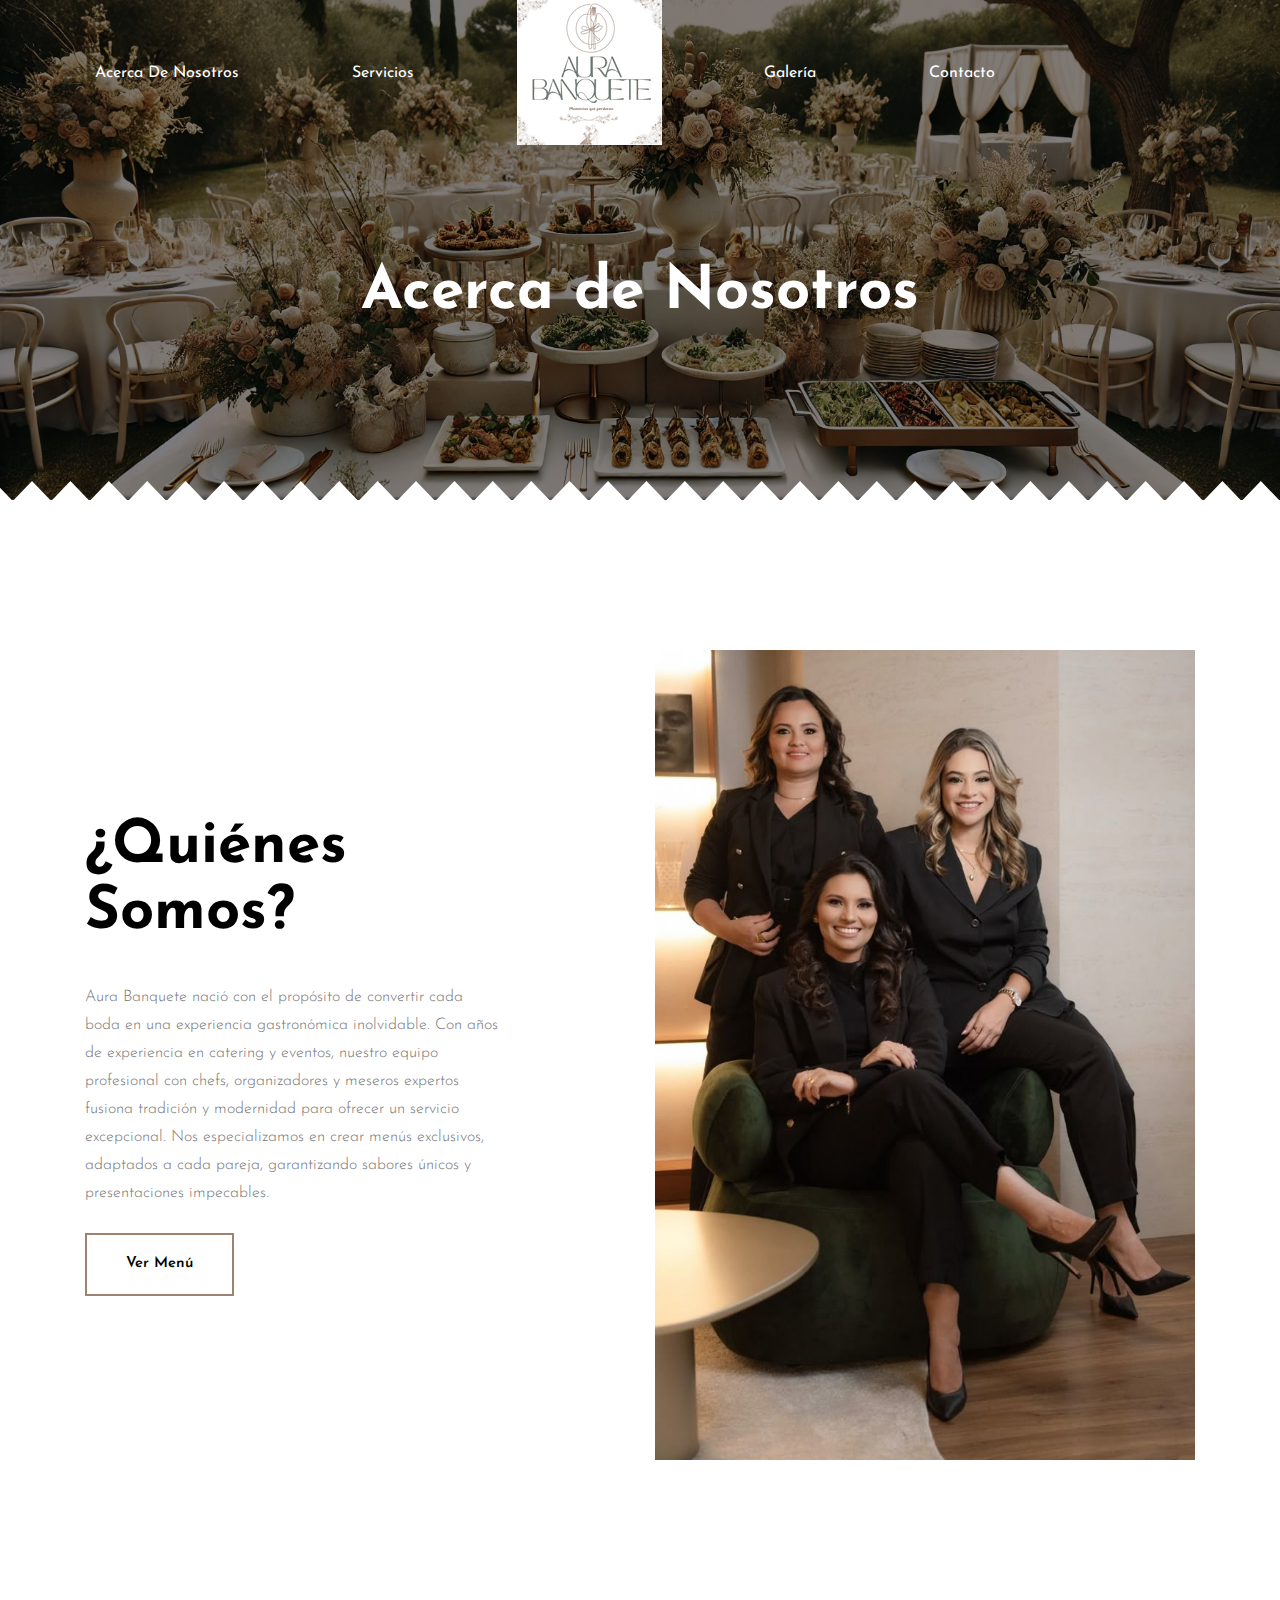
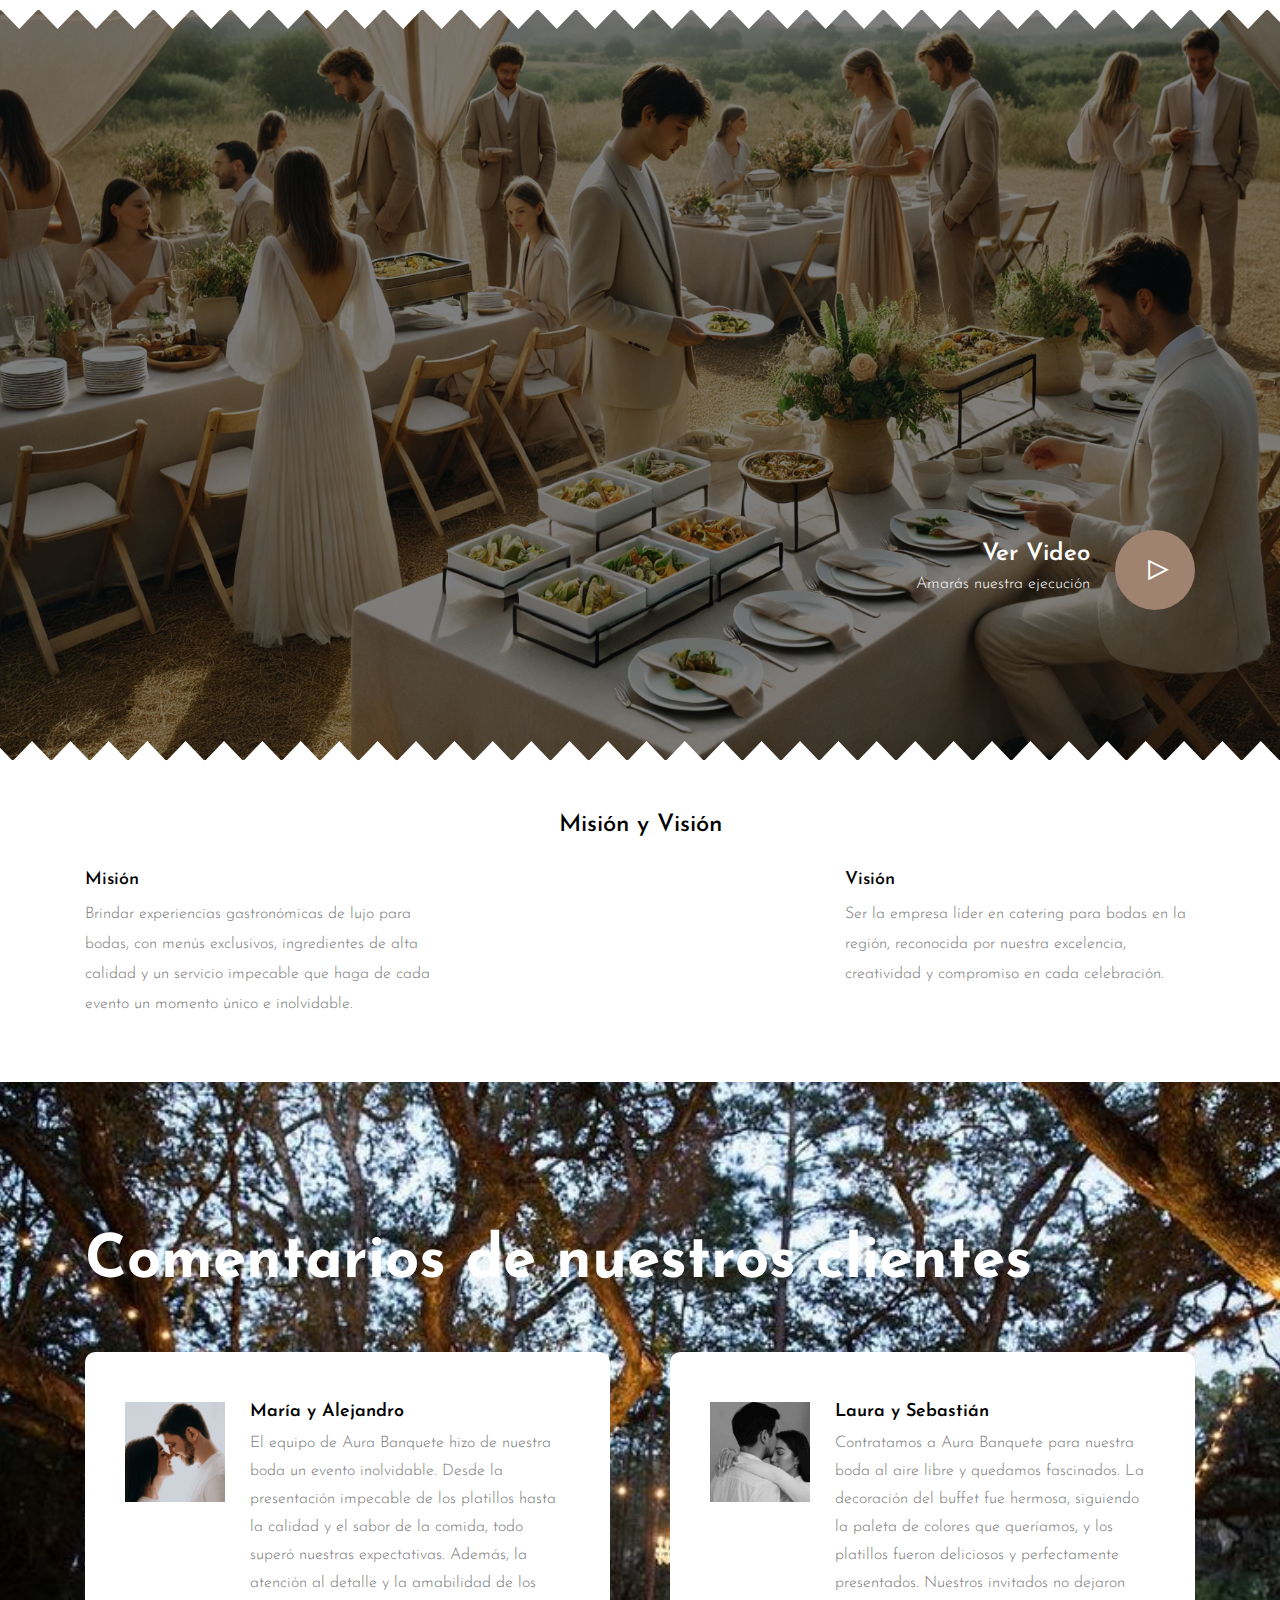
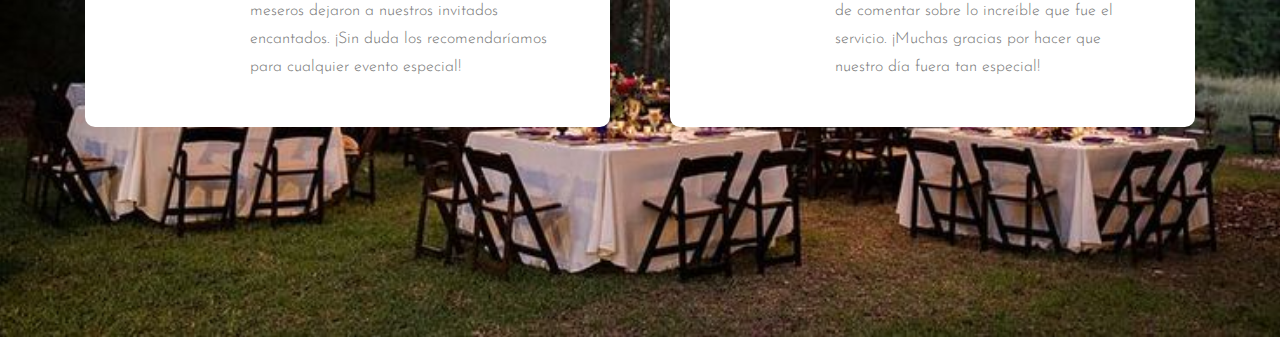
<file: index.html>
<!doctype html>
<html class="no-js" lang="zxx">

<head>
    <meta charset="utf-8">
    <meta http-equiv="x-ua-compatible" content="ie=edge">
    <title>flatter</title>
    <meta name="description" content="">
    <meta name="viewport" content="width=device-width, initial-scale=1">

    <!-- <link rel="manifest" href="site.webmanifest"> -->
    <link rel="shortcut icon" type="image/x-icon" href="img/logo-aura.png">
    <!-- Place favicon.ico in the root directory -->

    <!-- CSS here -->
    <link rel="stylesheet" href="css/bootstrap.min.css">
    <link rel="stylesheet" href="css/owl.carousel.min.css">
    <link rel="stylesheet" href="css/magnific-popup.css">
    <link rel="stylesheet" href="css/font-awesome.min.css">
    <link rel="stylesheet" href="css/themify-icons.css">
    <link rel="stylesheet" href="css/nice-select.css">
    <link rel="stylesheet" href="css/flaticon.css">
    <link rel="stylesheet" href="css/animate.css">
    <link rel="stylesheet" href="css/slicknav.css">
    <link rel="stylesheet" href="css/style.css">
    <!-- <link rel="stylesheet" href="css/responsive.css"> -->
</head>

<body>
    <!--[if lte IE 9]>
            <p class="browserupgrade">You are using an <strong>outdated</strong> browser. Please <a href="https://browsehappy.com/">upgrade your browser</a> to improve your experience and security.</p>
        <![endif]-->

    <!-- header-start -->
    <header>
        <div class="header-area ">
            <div id="sticky-header" class="main-header-area">
                <div class="container">
                    <div class="row align-items-center">
                        <div class="col-xl-10 col-lg-10">
                            <div class="main-menu d-none d-lg-block">
                                <nav>
                                    <ul class="mein_menu_list" id="navigation">
                                        <li><a href="index.html">Acerca de nosotros</a></li>
                                        <li><a href="service.html">Servicios</a></li>
                                        <div class="logo-img d-none d-lg-block">
                                            <a href="index.html">
                                                <img src="img/logo-aura.png" alt="">
                                            </a>
                                        </div>
                                        <li><a href="gallery.html">Galería</a></li>
                                        <li><a href="contact.html">Contacto</a></li>
                                    </ul>
                                </nav>
                            </div>
                        </div>
                        <div class="col-12">
                            <div class="mobile_menu d-block d-lg-none"></div>
                        </div>
                        <div class="logo-img-small d-sm-block d-md-block d-lg-none">
                                <a href="index.html">
                                    <img src="img/logo-aura.png" alt="">
                                </a>
                            </div>
                    </div>
                </div>
            </div>
        </div>
    </header>
    <!-- header-end -->

    <!-- breadcam_area_start -->
    <div class="breadcam_area breadcam_bg_1 zigzag_bg_2">
            <div class="breadcam_inner">
                <div class="breadcam_text">
                    <h3>Acerca de Nosotros</h3>
                </div>
            </div>
    </div>
    <!-- breadcam_area_end -->

    <!-- single_about_area_start -->
    <div class="single_about_area">
        <div class="container">
            <div class="row align-items-center">
                <div class="col-xl-5 col-lg-5">
                    <div class="single_about_text">
                        <h3>¿Quiénes Somos?</h3>
                            <p class="about_text1">
                                Aura Banquete nació con el propósito de convertir cada boda en una experiencia gastronómica inolvidable. Con años de experiencia en catering y eventos, nuestro equipo profesional con chefs, organizadores y meseros expertos fusiona tradición y modernidad para ofrecer un servicio excepcional. Nos especializamos en crear menús exclusivos, adaptados a cada pareja, garantizando sabores únicos y presentaciones impecables. 
                            </p>
                            <a href="./menu.html" class="boxed_btn">Ver menú</a>
                    </div>
                </div>
                <div class="col-xl-6 offset-xl-1 col-lg-6 offset-lg-1">
                    <div class="single_about_thumb thumb_n1">
                        <img src="img/about/1.jpg" alt="">
                    </div>
                </div>
            </div>
        </div>
    </div>
    <!-- single_about_area_end -->

    <!-- video_area_start -->
    <div class="video_area video_bg zigzag_bg_2 zigzag_bg_1">
        <div class="video_area_inner">
            <div class="container">
                <div class="row">
                    <div class="col-xl-12">
                        <div class="video_text">
                            <div class="info">
                                <div class="info_inner">
                                        <h4>Ver Video</h4>
                                        <p>Amarás nuestra ejecución</p>
                                </div>
                                <div class="icon_video">
                                    <a class="popup-video" href="https://www.youtube.com/watch?v=r-T2NefgdPU"><i class="ti-control-play"></i></a>
                                    </div>
                            </div>
                        </div>
                    </div>
                </div>
            </div>
        </div>
    </div>
    <!-- video_area_end -->

    <!-- single_about_area_start -->
    <div class="container box_1170">
        <div class="section-top-border">
            <h3 class="mb-30" style="text-align: center;">Misión y Visión</h3>
            <div class="row">
                <div class="col-md-4">
                    <div class="single-defination">
                        <h4 class="mb-20">Misión</h4>
                        <p>Brindar experiencias gastronómicas de lujo para bodas, con menús exclusivos, ingredientes de alta calidad y un servicio impecable que haga de cada evento un momento único e inolvidable.</p>
                    </div>
                </div>
                <div class="col-md-4">
                    <div class="single-defination">
                    </div>
                </div>
                <div class="col-md-4">
                    <div class="single-defination">
                        <h4 class="mb-20">Visión</h4>
                        <p>Ser la empresa líder en catering para bodas en la región, reconocida por nuestra excelencia, creatividad y compromiso en cada celebración.</p>
                    </div>
                </div>
            </div>
        </div>
    </div>
    <!-- single_about_area_end -->
    
    <!-- testmonial_area_start -->
    <div class="testmonial_area banner-3">
        <div class="container">
            <div class="row">
                <div class="col-xl-12">
                    <div class="section_title white mb-60">
                        <h3>Comentarios de nuestros clientes</h3>
                    </div>
                </div>
            </div>
            <div class="row">
                <div class="col-xl-12">
                    <div class="testmonial_active owl-carousel">
                        <div class="single_testmonial d-flex">
                            <div class="testmonial_thumb">
                                <img src="img/testmonial/1.png" alt="">
                            </div>
                            <div class="testmonial_author">
                                <h3>María y Alejandro</h3>
                                <p>El equipo de Aura Banquete hizo de nuestra boda un evento inolvidable. Desde la presentación impecable de los platillos hasta la calidad y el sabor de la comida, todo superó nuestras expectativas. Además, la atención al detalle y la amabilidad de los meseros dejaron a nuestros invitados encantados. ¡Sin duda los recomendaríamos para cualquier evento especial!</p>
                            </div>
                        </div>
                        <div class="single_testmonial d-flex">
                            <div class="testmonial_thumb">
                                <img src="img/testmonial/2.png" alt="">
                            </div>
                            <div class="testmonial_author">
                                <h3>Laura y Sebastián</h3>
                                <p>Contratamos a Aura Banquete para nuestra boda al aire libre y quedamos fascinados. La decoración del buffet fue hermosa, siguiendo la paleta de colores que queríamos, y los platillos fueron deliciosos y perfectamente presentados. Nuestros invitados no dejaron de comentar sobre lo increíble que fue el servicio. ¡Muchas gracias por hacer que nuestro día fuera tan especial!</p>
                            </div>
                        </div>
                    </div>
                </div>
            </div>
        </div>
    </div>
    <!-- testmonial_area_end -->

    <!-- JS here -->
    <script src="js/vendor/modernizr-3.5.0.min.js"></script>
    <script src="js/vendor/jquery-1.12.4.min.js"></script>
    <script src="js/popper.min.js"></script>
    <script src="js/bootstrap.min.js"></script>
    <script src="js/owl.carousel.min.js"></script>
    <script src="js/isotope.pkgd.min.js"></script>
    <script src="js/ajax-form.js"></script>
    <script src="js/waypoints.min.js"></script>
    <script src="js/jquery.counterup.min.js"></script>
    <script src="js/imagesloaded.pkgd.min.js"></script>
    <script src="js/scrollIt.js"></script>
    <script src="js/jquery.scrollUp.min.js"></script>
    <script src="js/wow.min.js"></script>
    <script src="js/nice-select.min.js"></script>
    <script src="js/jquery.slicknav.min.js"></script>
    <script src="js/jquery.magnific-popup.min.js"></script>
    <script src="js/plugins.js"></script>

    <!--contact js-->
    <script src="js/contact.js"></script>
    <script src="js/jquery.ajaxchimp.min.js"></script>
    <script src="js/jquery.form.js"></script>
    <script src="js/jquery.validate.min.js"></script>
    <script src="js/mail-script.js"></script>

    <script src="js/main.js"></script>

</body>

</html>
</file>
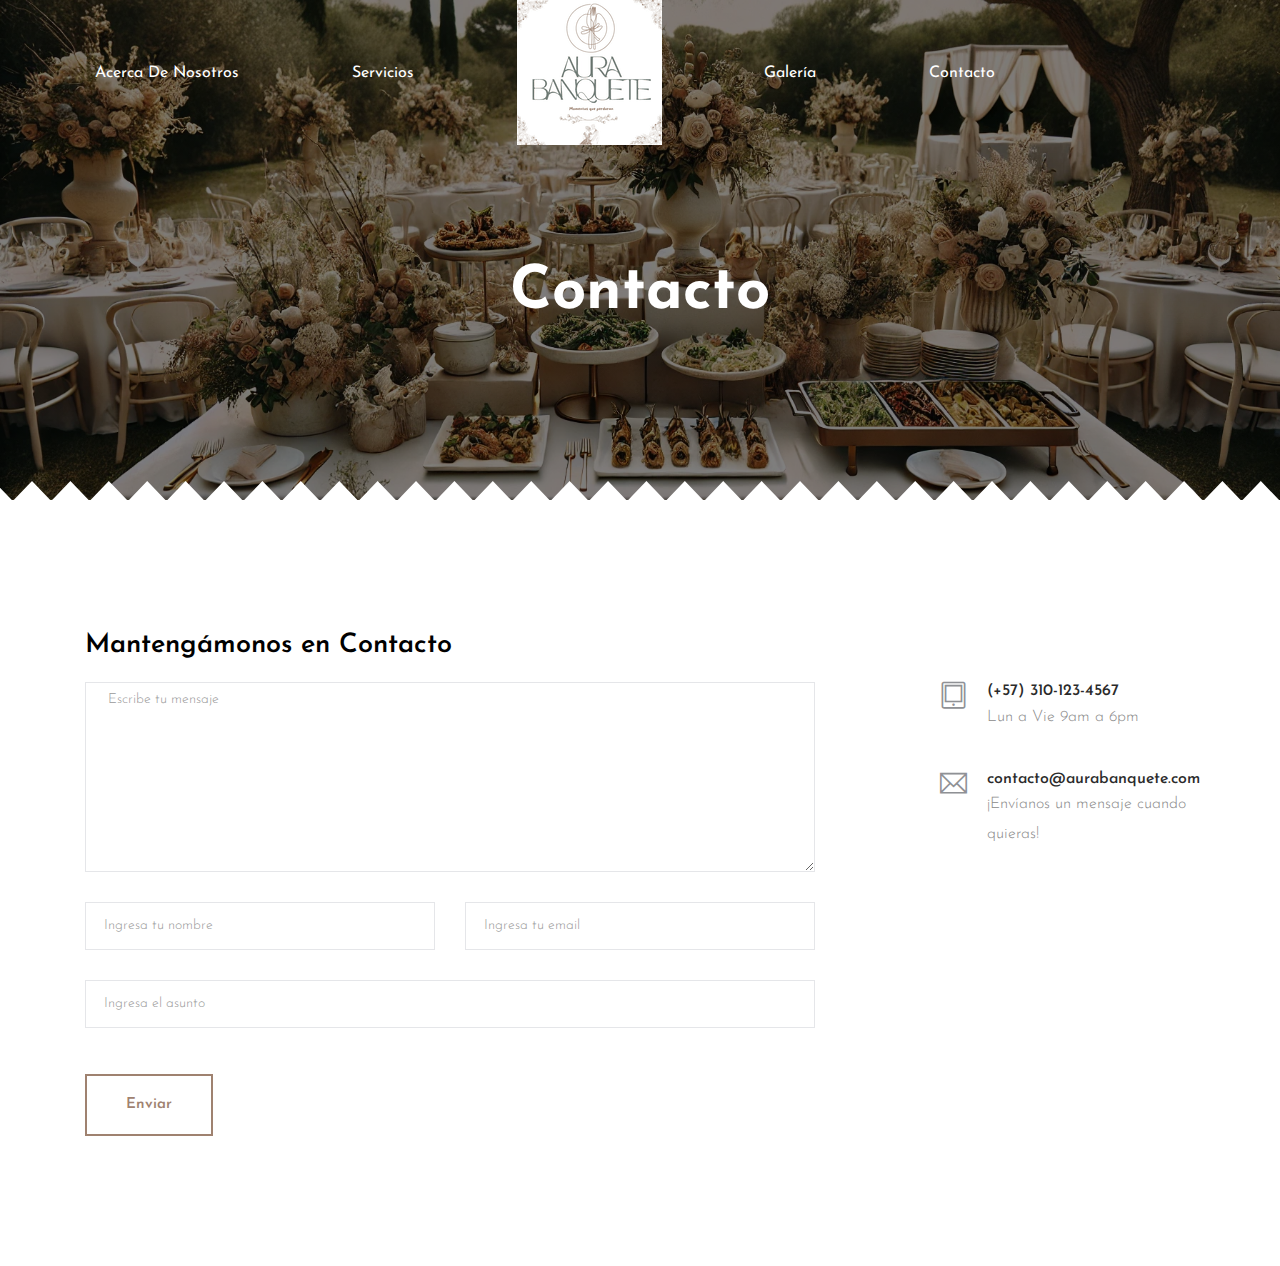
<file: contact.html>
<!doctype html>
<html class="no-js" lang="zxx">

<head>
    <meta charset="utf-8">
    <meta http-equiv="x-ua-compatible" content="ie=edge">
    <title>DURG</title>
    <meta name="description" content="">
    <meta name="viewport" content="width=device-width, initial-scale=1">

    <!-- <link rel="manifest" href="site.webmanifest"> -->
    <link rel="shortcut icon" type="image/x-icon" href="img/favicon.png">
    <!-- Place favicon.ico in the root directory -->

    <!-- CSS here -->
    <link rel="stylesheet" href="css/bootstrap.min.css">
    <link rel="stylesheet" href="css/owl.carousel.min.css">
    <link rel="stylesheet" href="css/magnific-popup.css">
    <link rel="stylesheet" href="css/font-awesome.min.css">
    <link rel="stylesheet" href="css/themify-icons.css">
    <link rel="stylesheet" href="css/nice-select.css">
    <link rel="stylesheet" href="css/flaticon.css">
    <link rel="stylesheet" href="css/animate.css">
    <link rel="stylesheet" href="css/slicknav.css">
    <link rel="stylesheet" href="css/style.css">
    <!-- <link rel="stylesheet" href="css/responsive.css"> -->
</head>

<body>
    <!--[if lte IE 9]>
            <p class="browserupgrade">You are using an <strong>outdated</strong> browser. Please <a href="https://browsehappy.com/">upgrade your browser</a> to improve your experience and security.</p>
        <![endif]-->

   <!-- header-start -->
   <header>
    <div class="header-area ">
       <div id="sticky-header" class="main-header-area">
          <div class="container">
             <div class="row align-items-center">
                <div class="col-xl-10 col-lg-10">
                   <div class="main-menu d-none d-lg-block">
                      <nav>
                         <ul class="mein_menu_list" id="navigation">
                            <li><a href="index.html">Acerca de nosotros</a></li>
                            <li><a href="service.html">Servicios</a></li>
                            <div class="logo-img d-none d-lg-block">
                               <a href="index.html">
                                  <img src="img/logo-aura.png" alt="">
                               </a>
                            </div>
                            <li><a href="gallery.html">Galería</a></li>
                            <li><a href="contact.html">Contacto</a></li>
                         </ul>
                      </nav>
                   </div>
                </div>
                <div class="col-12">
                   <div class="mobile_menu d-block d-lg-none"></div>
                </div>
                <div class="logo-img-small d-sm-block d-md-block d-lg-none">
                   <a href="index.html">
                      <img src="img/logo-aura.png" alt="">
                   </a>
                </div>
             </div>
          </div>
       </div>
    </div>
 </header>
 <!-- header-end -->

 <!-- breadcam_area_start -->
 <div class="breadcam_area breadcam_bg_1 zigzag_bg_2">
    <div class="breadcam_inner">
       <div class="breadcam_text">
          <h3>Contacto</h3>
       </div>
    </div>
 </div>
 <!-- breadcam_area_end -->

    <!-- ================ contact section start ================= -->
    <section class="contact-section">
            <div class="container">
                <div class="row">
                    <div class="col-12">
                        <h2 class="contact-title">Mantengámonos en Contacto</h2>
                    </div>
                    <div class="col-lg-8">
                        <form class="form-contact contact_form" action="contact_process.php" method="post" id="contactForm" novalidate="novalidate">
                            <div class="row">
                                <div class="col-12">
                                    <div class="form-group">
    
                                        <textarea class="form-control w-100" name="message" id="message" cols="30" rows="9" onfocus="this.placeholder = ''" onblur="this.placeholder = 'Escribe tu mensaje'" placeholder=" Escribe tu mensaje"></textarea>
                                    </div>
                                </div>
                                <div class="col-sm-6">
                                    <div class="form-group">
                                        <input class="form-control valid" name="name" id="name" type="text" onfocus="this.placeholder = ''" onblur="this.placeholder = 'Ingresa tu nombre'" placeholder="Ingresa tu nombre">
                                    </div>
                                </div>
                                <div class="col-sm-6">
                                    <div class="form-group">
                                        <input class="form-control valid" name="email" id="email" type="email" onfocus="this.placeholder = ''" onblur="this.placeholder = 'Ingresa tu email'" placeholder="Ingresa tu email">
                                    </div>
                                </div>
                                <div class="col-12">
                                    <div class="form-group">
                                        <input class="form-control" name="subject" id="subject" type="text" onfocus="this.placeholder = ''" onblur="this.placeholder = 'Ingresa el asunto'" placeholder="Ingresa el asunto">
                                    </div>
                                </div>
                            </div>
                            <div class="form-group mt-3">
                                <button type="submit" class="button button-contactForm boxed-btn">Enviar</button>
                            </div>
                        </form>
                    </div>
                    <div class="col-lg-3 offset-lg-1">
                        <div class="media contact-info">
                            <span class="contact-info__icon"><i class="ti-tablet"></i></span>
                            <div class="media-body">
                                <h3>(+57) 310-123-4567</h3>
                                <p>Lun a Vie 9am a 6pm</p>
                            </div>
                        </div>
                        <div class="media contact-info">
                            <span class="contact-info__icon"><i class="ti-email"></i></span>
                            <div class="media-body">
                                <h3>contacto@aurabanquete.com</h3>
                                <p>¡Envíanos un mensaje cuando quieras!</p>
                            </div>
                        </div>
                    </div>
                </div>
            </div>
        </section>
    <!-- ================ contact section end ================= -->

        <!-- JS here -->
        <script src="js/vendor/modernizr-3.5.0.min.js"></script>
        <script src="js/vendor/jquery-1.12.4.min.js"></script>
        <script src="js/popper.min.js"></script>
        <script src="js/bootstrap.min.js"></script>
        <script src="js/owl.carousel.min.js"></script>
        <script src="js/isotope.pkgd.min.js"></script>
        <script src="js/ajax-form.js"></script>
        <script src="js/waypoints.min.js"></script>
        <script src="js/jquery.counterup.min.js"></script>
        <script src="js/imagesloaded.pkgd.min.js"></script>
        <script src="js/scrollIt.js"></script>
        <script src="js/jquery.scrollUp.min.js"></script>
        <script src="js/wow.min.js"></script>
        <script src="js/nice-select.min.js"></script>
        <script src="js/jquery.slicknav.min.js"></script>
        <script src="js/jquery.magnific-popup.min.js"></script>
        <script src="js/plugins.js"></script>
    
        <!--contact js-->
        <script src="js/contact.js"></script>
        <script src="js/jquery.ajaxchimp.min.js"></script>
        <script src="js/jquery.form.js"></script>
        <script src="js/jquery.validate.min.js"></script>
        <script src="js/mail-script.js"></script>
    
        <script src="js/main.js"></script>
    
    </body>
    
    </html>
</file>
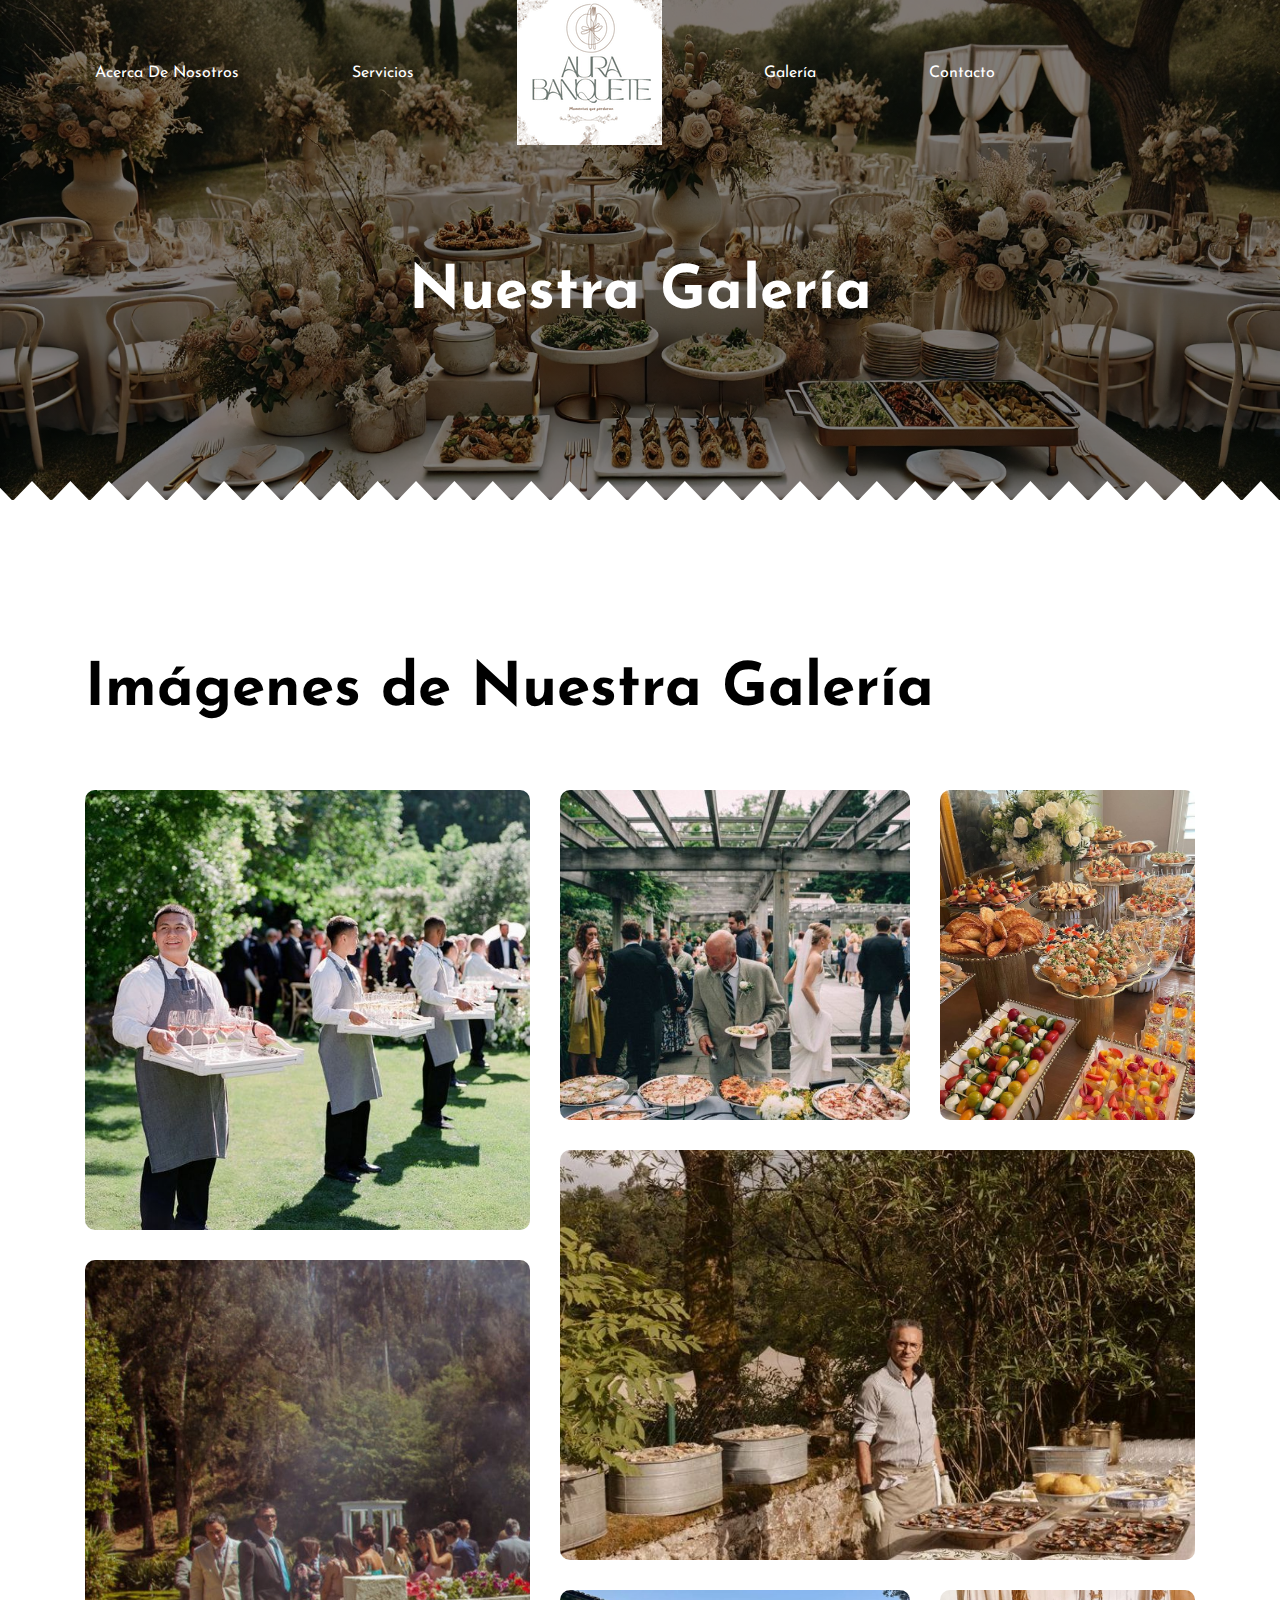
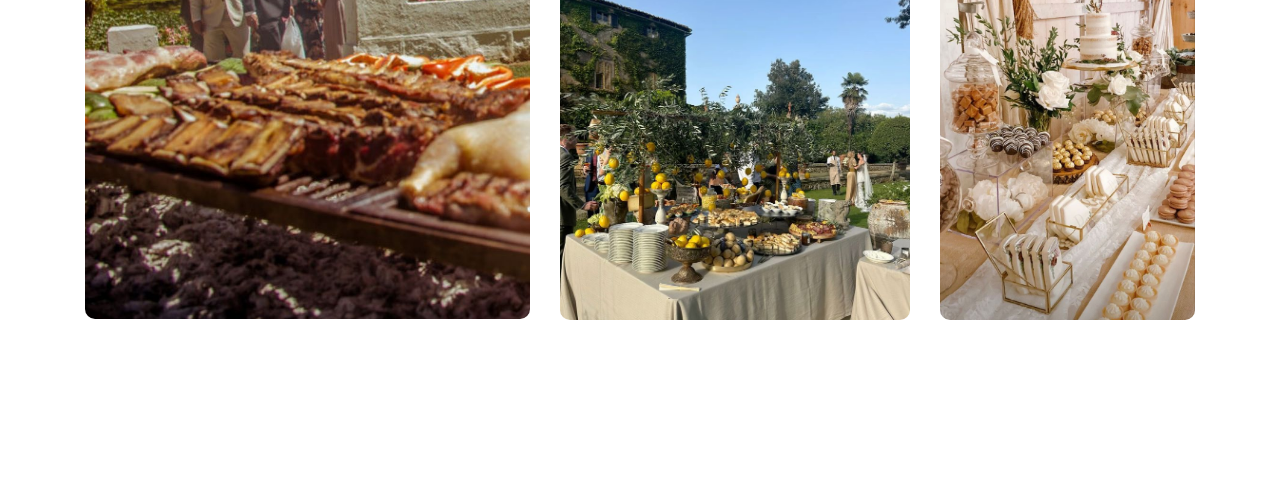
<file: gallery.html>
<!doctype html>
<html class="no-js" lang="zxx">

<head>
    <meta charset="utf-8">
    <meta http-equiv="x-ua-compatible" content="ie=edge">
    <title>flatter</title>
    <meta name="description" content="">
    <meta name="viewport" content="width=device-width, initial-scale=1">

    <!-- <link rel="manifest" href="site.webmanifest"> -->
    <link rel="shortcut icon" type="image/x-icon" href="img/logo-aura.png">
    <!-- Place favicon.ico in the root directory -->

    <!-- CSS here -->
    <link rel="stylesheet" href="css/bootstrap.min.css">
    <link rel="stylesheet" href="css/owl.carousel.min.css">
    <link rel="stylesheet" href="css/magnific-popup.css">
    <link rel="stylesheet" href="css/font-awesome.min.css">
    <link rel="stylesheet" href="css/themify-icons.css">
    <link rel="stylesheet" href="css/nice-select.css">
    <link rel="stylesheet" href="css/flaticon.css">
    <link rel="stylesheet" href="css/animate.css">
    <link rel="stylesheet" href="css/slicknav.css">
    <link rel="stylesheet" href="css/style.css">
    <!-- <link rel="stylesheet" href="css/responsive.css"> -->
</head>

<body>
    <!--[if lte IE 9]>
            <p class="browserupgrade">You are using an <strong>outdated</strong> browser. Please <a href="https://browsehappy.com/">upgrade your browser</a> to improve your experience and security.</p>
        <![endif]-->

    <!-- header-start -->
    <header>
        <div class="header-area ">
            <div id="sticky-header" class="main-header-area">
                <div class="container">
                    <div class="row align-items-center">
                        <div class="col-xl-10 col-lg-10">
                            <div class="main-menu d-none d-lg-block">
                                <nav>
                                    <ul class="mein_menu_list" id="navigation">
                                        <li><a href="index.html">Acerca de nosotros</a></li>
                                        <li><a href="service.html">Servicios</a></li>
                                        <div class="logo-img d-none d-lg-block">
                                            <a href="index.html">
                                                <img src="img/logo-aura.png" alt="">
                                            </a>
                                        </div>
                                        <li><a href="gallery.html">Galería</a></li>
                                        <li><a href="contact.html">Contacto</a></li>
                                    </ul>
                                </nav>
                            </div>
                        </div>
                        <div class="col-12">
                            <div class="mobile_menu d-block d-lg-none"></div>
                        </div>
                        <div class="logo-img-small d-sm-block d-md-block d-lg-none">
                                <a href="index.html">
                                    <img src="img/logo-aura.png" alt="">
                                </a>
                            </div>
                    </div>
                </div>
            </div>
        </div>
    </header>
    <!-- header-end -->

    <!-- breadcam_area_start -->
    <div class="breadcam_area breadcam_bg_1 zigzag_bg_2">
        <div class="breadcam_inner">
            <div class="breadcam_text">
                <h3>Nuestra Galería</h3>
            </div>
        </div>
    </div>
    <!-- breadcam_area_end -->

    <!-- gallery_area_start -->
    <div class="gallery_area">
        <div class="container">
            <div class="row">
                <div class="col-xl-12">
                    <div class="section_title mb-70">
                        <h3>Imágenes de Nuestra Galería</h3>
                    </div>
                </div>
            </div>
            <div class="row  grid">
                <div class="col-xl-5 col-lg-5 col-md-6 grid-item">
                    <div class="single_gallery long_height gallery_bg_1">
                        <a href="img/gallery/galeria1.jpeg" class="popup-image"></a>
                    </div>
                </div>
                <div class="col-xl-4 col-lg-4 col-md-6 grid-item">
                    <div class="single_gallery mini_height gallery_bg_2">
                        <a href="img/gallery/galeria2.jpg" class="popup-image"></a>
                    </div>
                </div>
                <div class="col-xl-3 col-lg-3 col-md-6 grid-item ">
                    <div class="single_gallery mini_height gallery_bg_3">
                        <a href="img/gallery/galeria3.jpg" class="popup-image"></a>
                    </div>
                </div>
                <div class="col-xl-7 col-lg-7 col-md-6 grid-item">
                    <div class="single_gallery mid_height gallery_bg_5">
                        <a href="img/gallery/galeria4.jpg" class="popup-image"></a>
                    </div>
                </div>
                <div class="col-xl-5 col-lg-5 col-md-6 grid-item">
                    <div class="single_gallery large_height gallery_bg_4">
                        <a href="img/gallery/galeria5.jpg" class="popup-image"></a>
                    </div>
                </div>
                <div class="col-xl-4 col-lg-4 col-md-6 grid-item">
                    <div class="single_gallery mini_height  gallery_bg_6">
                        <a href="img/gallery/galeria6.jpg" class="popup-image"></a>
                    </div>
                </div>
                <div class="col-xl-3 col-lg-3 col-md-6 grid-item">
                    <div class="single_gallery mini_height gallery_bg_7">
                        <a href="img/gallery/galeria7.jpg" class="popup-image"></a>
                    </div>
                </div>
            </div>
        </div>
    </div>
    <!-- gallery_area_end -->

    <!-- JS here -->
    <script src="js/vendor/modernizr-3.5.0.min.js"></script>
    <script src="js/vendor/jquery-1.12.4.min.js"></script>
    <script src="js/popper.min.js"></script>
    <script src="js/bootstrap.min.js"></script>
    <script src="js/owl.carousel.min.js"></script>
    <script src="js/isotope.pkgd.min.js"></script>
    <script src="js/ajax-form.js"></script>
    <script src="js/waypoints.min.js"></script>
    <script src="js/jquery.counterup.min.js"></script>
    <script src="js/imagesloaded.pkgd.min.js"></script>
    <script src="js/scrollIt.js"></script>
    <script src="js/jquery.scrollUp.min.js"></script>
    <script src="js/wow.min.js"></script>
    <script src="js/nice-select.min.js"></script>
    <script src="js/jquery.slicknav.min.js"></script>
    <script src="js/jquery.magnific-popup.min.js"></script>
    <script src="js/plugins.js"></script>

    <!--contact js-->
    <script src="js/contact.js"></script>
    <script src="js/jquery.ajaxchimp.min.js"></script>
    <script src="js/jquery.form.js"></script>
    <script src="js/jquery.validate.min.js"></script>
    <script src="js/mail-script.js"></script>

    <script src="js/main.js"></script>

</body>

</html>
</file>
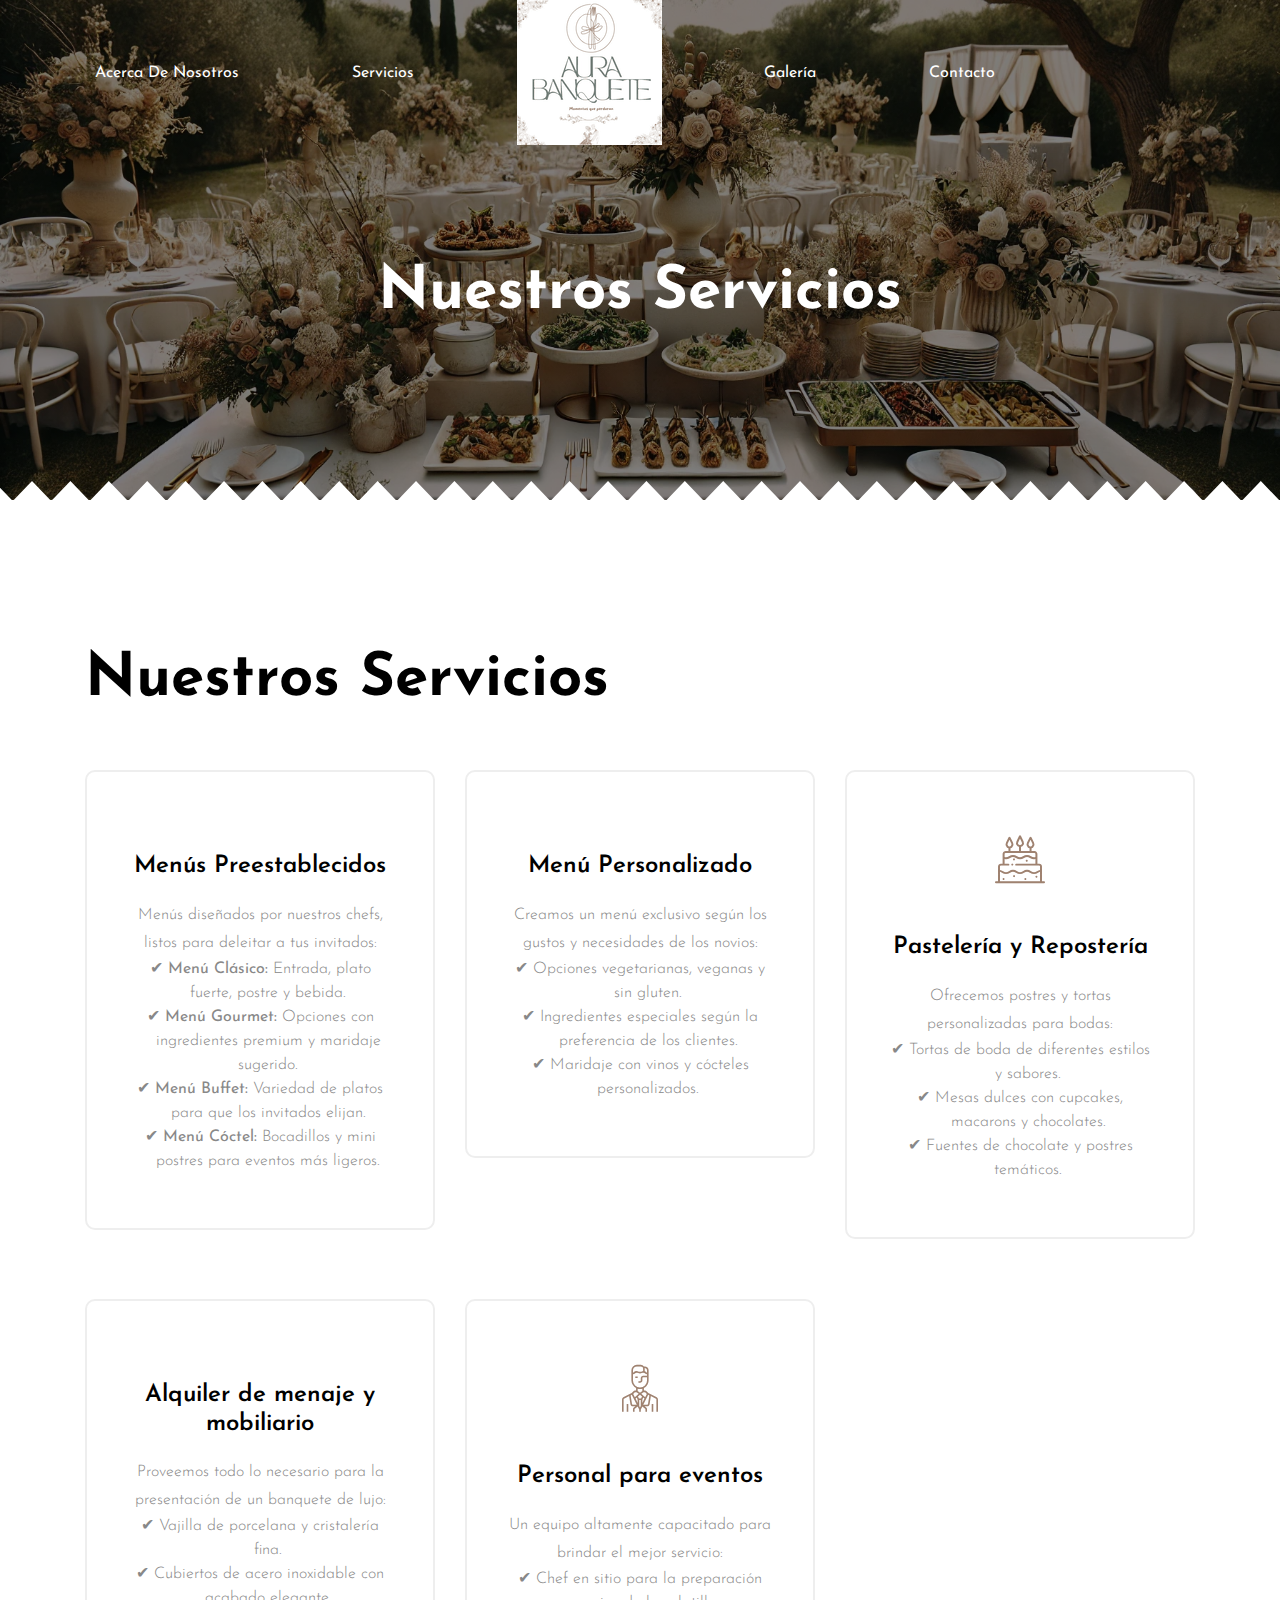
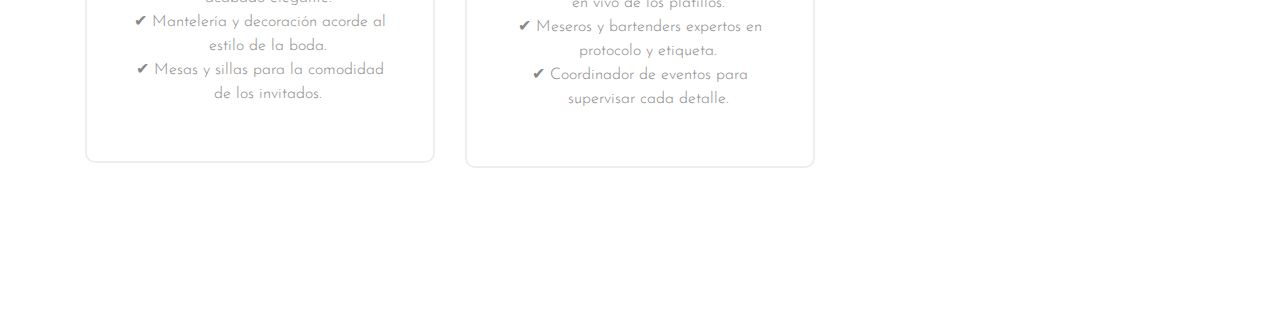
<file: service.html>
<!doctype html>
<html class="no-js" lang="zxx">

<head>
    <meta charset="utf-8">
    <meta http-equiv="x-ua-compatible" content="ie=edge">
    <title>flatter</title>
    <meta name="description" content="">
    <meta name="viewport" content="width=device-width, initial-scale=1">

    <!-- <link rel="manifest" href="site.webmanifest"> -->
    <link rel="shortcut icon" type="image/x-icon" href="img/logo-aura.png">
    <!-- Place favicon.ico in the root directory -->

    <!-- CSS here -->
    <link rel="stylesheet" href="css/bootstrap.min.css">
    <link rel="stylesheet" href="css/owl.carousel.min.css">
    <link rel="stylesheet" href="css/magnific-popup.css">
    <link rel="stylesheet" href="css/font-awesome.min.css">
    <link rel="stylesheet" href="css/themify-icons.css">
    <link rel="stylesheet" href="css/nice-select.css">
    <link rel="stylesheet" href="css/flaticon.css">
    <link rel="stylesheet" href="css/animate.css">
    <link rel="stylesheet" href="css/slicknav.css">
    <link rel="stylesheet" href="css/style.css">
    <!-- <link rel="stylesheet" href="css/responsive.css"> -->
</head>

<body>
    <!--[if lte IE 9]>
            <p class="browserupgrade">You are using an <strong>outdated</strong> browser. Please <a href="https://browsehappy.com/">upgrade your browser</a> to improve your experience and security.</p>
        <![endif]-->

    <!-- header-start -->
    <header>
        <div class="header-area ">
            <div id="sticky-header" class="main-header-area">
                <div class="container">
                    <div class="row align-items-center">
                        <div class="col-xl-10 col-lg-10">
                            <div class="main-menu d-none d-lg-block">
                                <nav>
                                    <ul class="mein_menu_list" id="navigation">
                                        <li><a href="index.html">Acerca de nosotros</a></li>
                                        <li><a href="service.html">Servicios</a></li>
                                        <div class="logo-img d-none d-lg-block">
                                            <a href="index.html">
                                                <img src="img/logo-aura.png" alt="">
                                            </a>
                                        </div>
                                        <li><a href="gallery.html">Galería</a></li>
                                        <li><a href="contact.html">Contacto</a></li>
                                    </ul>
                                </nav>
                            </div>
                        </div>
                        <div class="col-12">
                            <div class="mobile_menu d-block d-lg-none"></div>
                        </div>
                        <div class="logo-img-small d-sm-block d-md-block d-lg-none">
                                <a href="index.html">
                                    <img src="img/logo-aura.png" alt="">
                                </a>
                            </div>
                    </div>
                </div>
            </div>
        </div>
    </header>
    <!-- header-end -->

    <!-- breadcam_area_start -->
    <div class="breadcam_area breadcam_bg_1 zigzag_bg_2">
        <div class="breadcam_inner">
            <div class="breadcam_text">
                <h3>Nuestros Servicios</h3>
            </div>
        </div>
    </div>
    <!-- breadcam_area_end -->

    <!-- service_area-start -->
    <div class="service_area">
        <div class="container">
            <div class="row">
                <div class="col-xl-12">
                    <div class="section_title mb-60">
                        <h3>Nuestros Servicios</h3>
                    </div>
                </div>
            </div>
            <div class="row">
                <div class="col-xl-4 col-md-6">
                    <div class="single_service">
                        <div class="service_icon">
                            <i class=""></i>
                        </div>
                        <h4>Menús Preestablecidos</h4>
                        <p>Menús diseñados por nuestros chefs, listos para deleitar a tus invitados:</p>
                        <ul class="lista-servicios">
                            <li><strong>Menú Clásico:</strong> Entrada, plato fuerte, postre y bebida.</li>
                            <li><strong>Menú Gourmet:</strong> Opciones con ingredientes premium y maridaje sugerido.</li>
                            <li><strong>Menú Buffet:</strong> Variedad de platos para que los invitados elijan.</li>
                            <li><strong>Menú Cóctel:</strong> Bocadillos y mini postres para eventos más ligeros.</li>
                        </ul>
                    </div>
                </div>
                <div class="col-xl-4 col-md-6">
                    <div class="single_service">
                        <div class="service_icon">
                            <i class=""></i>
                        </div>
                        <h4>Menú Personalizado</h4>
                        <p>Creamos un menú exclusivo según los gustos y necesidades de los novios:</p>
                        <ul class="lista-servicios">
                            <li>Opciones vegetarianas, veganas y sin gluten.</li>
                            <li>Ingredientes especiales según la preferencia de los clientes.</li>
                            <li>Maridaje con vinos y cócteles personalizados.</li>
                        </ul>                    
                    </div>
                </div>
                <div class="col-xl-4 col-md-6">
                    <div class="single_service">
                        <div class="service_icon">
                            <i class="flaticon-cake"></i>
                        </div>
                        <h4>Pastelería y Repostería</h4>
                        <p>Ofrecemos postres y tortas personalizadas para bodas:</p>
                        <ul class="lista-servicios">
                            <li>Tortas de boda de diferentes estilos y sabores.</li>
                            <li>Mesas dulces con cupcakes, macarons y chocolates.</li>
                            <li>Fuentes de chocolate y postres temáticos.</li>
                        </ul>                    
                    </div>
                </div>
                <div class="col-xl-4 col-md-6">
                    <div class="single_service">
                        <div class="service_icon">
                            <i class=""></i>
                        </div>
                        <h4>Alquiler de menaje y mobiliario</h4>
                        <p>Proveemos todo lo necesario para la presentación de un banquete de lujo:</p>
                        <ul class="lista-servicios">
                            <li>Vajilla de porcelana y cristalería fina.</li>
                            <li>Cubiertos de acero inoxidable con acabado elegante.</li>
                            <li>Mantelería y decoración acorde al estilo de la boda.</li>
                            <li>Mesas y sillas para la comodidad de los invitados.</li>
                        </ul>                    
                    </div>
                </div>
                <div class="col-xl-4 col-md-6">
                    <div class="single_service">
                        <div class="service_icon">
                            <i class="flaticon-businessman"></i>
                        </div>
                        <h4>Personal para eventos</h4>
                        <p>Un equipo altamente capacitado para brindar el mejor servicio:</p>
                        <ul class="lista-servicios">
                            <li>Chef en sitio para la preparación en vivo de los platillos.</li>
                            <li>Meseros y bartenders expertos en protocolo y etiqueta.</li>
                            <li>Coordinador de eventos para supervisar cada detalle.</li>
                        </ul>                    
                    </div>
                </div>
        </div>
    </div>
    <!-- service_area-end -->



    <!-- JS here -->
    <script src="js/vendor/modernizr-3.5.0.min.js"></script>
    <script src="js/vendor/jquery-1.12.4.min.js"></script>
    <script src="js/popper.min.js"></script>
    <script src="js/bootstrap.min.js"></script>
    <script src="js/owl.carousel.min.js"></script>
    <script src="js/isotope.pkgd.min.js"></script>
    <script src="js/ajax-form.js"></script>
    <script src="js/waypoints.min.js"></script>
    <script src="js/jquery.counterup.min.js"></script>
    <script src="js/imagesloaded.pkgd.min.js"></script>
    <script src="js/scrollIt.js"></script>
    <script src="js/jquery.scrollUp.min.js"></script>
    <script src="js/wow.min.js"></script>
    <script src="js/nice-select.min.js"></script>
    <script src="js/jquery.slicknav.min.js"></script>
    <script src="js/jquery.magnific-popup.min.js"></script>
    <script src="js/plugins.js"></script>

    <!--contact js-->
    <script src="js/contact.js"></script>
    <script src="js/jquery.ajaxchimp.min.js"></script>
    <script src="js/jquery.form.js"></script>
    <script src="js/jquery.validate.min.js"></script>
    <script src="js/mail-script.js"></script>

    <script src="js/main.js"></script>

</body>

</html>
</file>
<file: css/themify-icons.css>
@font-face {
	font-family: 'themify';
	src:url('../fonts/themify.eot?-fvbane');
	src:url('../fonts/themify.eot?#iefix-fvbane') format('embedded-opentype'),
		url('../fonts/themify.woff?-fvbane') format('woff'),
		url('../fonts/themify.ttf?-fvbane') format('truetype'),
		url('../fonts/themify.svg?-fvbane#themify') format('svg');
	font-weight: normal;
	font-style: normal;
}

[class^="ti-"], [class*=" ti-"] {
	font-family: 'themify';
	/* speak: none; */
	font-style: normal;
	font-weight: normal;
	font-variant: normal;
	text-transform: none;
	line-height: 1;

	/* Better Font Rendering =========== */
	-webkit-font-smoothing: antialiased;
	-moz-osx-font-smoothing: grayscale;
}

.ti-wand:before {
	content: "\e600";
}
.ti-volume:before {
	content: "\e601";
}
.ti-user:before {
	content: "\e602";
}
.ti-unlock:before {
	content: "\e603";
}
.ti-unlink:before {
	content: "\e604";
}
.ti-trash:before {
	content: "\e605";
}
.ti-thought:before {
	content: "\e606";
}
.ti-target:before {
	content: "\e607";
}
.ti-tag:before {
	content: "\e608";
}
.ti-tablet:before {
	content: "\e609";
}
.ti-star:before {
	content: "\e60a";
}
.ti-spray:before {
	content: "\e60b";
}
.ti-signal:before {
	content: "\e60c";
}
.ti-shopping-cart:before {
	content: "\e60d";
}
.ti-shopping-cart-full:before {
	content: "\e60e";
}
.ti-settings:before {
	content: "\e60f";
}
.ti-search:before {
	content: "\e610";
}
.ti-zoom-in:before {
	content: "\e611";
}
.ti-zoom-out:before {
	content: "\e612";
}
.ti-cut:before {
	content: "\e613";
}
.ti-ruler:before {
	content: "\e614";
}
.ti-ruler-pencil:before {
	content: "\e615";
}
.ti-ruler-alt:before {
	content: "\e616";
}
.ti-bookmark:before {
	content: "\e617";
}
.ti-bookmark-alt:before {
	content: "\e618";
}
.ti-reload:before {
	content: "\e619";
}
.ti-plus:before {
	content: "\e61a";
}
.ti-pin:before {
	content: "\e61b";
}
.ti-pencil:before {
	content: "\e61c";
}
.ti-pencil-alt:before {
	content: "\e61d";
}
.ti-paint-roller:before {
	content: "\e61e";
}
.ti-paint-bucket:before {
	content: "\e61f";
}
.ti-na:before {
	content: "\e620";
}
.ti-mobile:before {
	content: "\e621";
}
.ti-minus:before {
	content: "\e622";
}
.ti-medall:before {
	content: "\e623";
}
.ti-medall-alt:before {
	content: "\e624";
}
.ti-marker:before {
	content: "\e625";
}
.ti-marker-alt:before {
	content: "\e626";
}
.ti-arrow-up:before {
	content: "\e627";
}
.ti-arrow-right:before {
	content: "\e628";
}
.ti-arrow-left:before {
	content: "\e629";
}
.ti-arrow-down:before {
	content: "\e62a";
}
.ti-lock:before {
	content: "\e62b";
}
.ti-location-arrow:before {
	content: "\e62c";
}
.ti-link:before {
	content: "\e62d";
}
.ti-layout:before {
	content: "\e62e";
}
.ti-layers:before {
	content: "\e62f";
}
.ti-layers-alt:before {
	content: "\e630";
}
.ti-key:before {
	content: "\e631";
}
.ti-import:before {
	content: "\e632";
}
.ti-image:before {
	content: "\e633";
}
.ti-heart:before {
	content: "\e634";
}
.ti-heart-broken:before {
	content: "\e635";
}
.ti-hand-stop:before {
	content: "\e636";
}
.ti-hand-open:before {
	content: "\e637";
}
.ti-hand-drag:before {
	content: "\e638";
}
.ti-folder:before {
	content: "\e639";
}
.ti-flag:before {
	content: "\e63a";
}
.ti-flag-alt:before {
	content: "\e63b";
}
.ti-flag-alt-2:before {
	content: "\e63c";
}
.ti-eye:before {
	content: "\e63d";
}
.ti-export:before {
	content: "\e63e";
}
.ti-exchange-vertical:before {
	content: "\e63f";
}
.ti-desktop:before {
	content: "\e640";
}
.ti-cup:before {
	content: "\e641";
}
.ti-crown:before {
	content: "\e642";
}
.ti-comments:before {
	content: "\e643";
}
.ti-comment:before {
	content: "\e644";
}
.ti-comment-alt:before {
	content: "\e645";
}
.ti-close:before {
	content: "\e646";
}
.ti-clip:before {
	content: "\e647";
}
.ti-angle-up:before {
	content: "\e648";
}
.ti-angle-right:before {
	content: "\e649";
}
.ti-angle-left:before {
	content: "\e64a";
}
.ti-angle-down:before {
	content: "\e64b";
}
.ti-check:before {
	content: "\e64c";
}
.ti-check-box:before {
	content: "\e64d";
}
.ti-camera:before {
	content: "\e64e";
}
.ti-announcement:before {
	content: "\e64f";
}
.ti-brush:before {
	content: "\e650";
}
.ti-briefcase:before {
	content: "\e651";
}
.ti-bolt:before {
	content: "\e652";
}
.ti-bolt-alt:before {
	content: "\e653";
}
.ti-blackboard:before {
	content: "\e654";
}
.ti-bag:before {
	content: "\e655";
}
.ti-move:before {
	content: "\e656";
}
.ti-arrows-vertical:before {
	content: "\e657";
}
.ti-arrows-horizontal:before {
	content: "\e658";
}
.ti-fullscreen:before {
	content: "\e659";
}
.ti-arrow-top-right:before {
	content: "\e65a";
}
.ti-arrow-top-left:before {
	content: "\e65b";
}
.ti-arrow-circle-up:before {
	content: "\e65c";
}
.ti-arrow-circle-right:before {
	content: "\e65d";
}
.ti-arrow-circle-left:before {
	content: "\e65e";
}
.ti-arrow-circle-down:before {
	content: "\e65f";
}
.ti-angle-double-up:before {
	content: "\e660";
}
.ti-angle-double-right:before {
	content: "\e661";
}
.ti-angle-double-left:before {
	content: "\e662";
}
.ti-angle-double-down:before {
	content: "\e663";
}
.ti-zip:before {
	content: "\e664";
}
.ti-world:before {
	content: "\e665";
}
.ti-wheelchair:before {
	content: "\e666";
}
.ti-view-list:before {
	content: "\e667";
}
.ti-view-list-alt:before {
	content: "\e668";
}
.ti-view-grid:before {
	content: "\e669";
}
.ti-uppercase:before {
	content: "\e66a";
}
.ti-upload:before {
	content: "\e66b";
}
.ti-underline:before {
	content: "\e66c";
}
.ti-truck:before {
	content: "\e66d";
}
.ti-timer:before {
	content: "\e66e";
}
.ti-ticket:before {
	content: "\e66f";
}
.ti-thumb-up:before {
	content: "\e670";
}
.ti-thumb-down:before {
	content: "\e671";
}
.ti-text:before {
	content: "\e672";
}
.ti-stats-up:before {
	content: "\e673";
}
.ti-stats-down:before {
	content: "\e674";
}
.ti-split-v:before {
	content: "\e675";
}
.ti-split-h:before {
	content: "\e676";
}
.ti-smallcap:before {
	content: "\e677";
}
.ti-shine:before {
	content: "\e678";
}
.ti-shift-right:before {
	content: "\e679";
}
.ti-shift-left:before {
	content: "\e67a";
}
.ti-shield:before {
	content: "\e67b";
}
.ti-notepad:before {
	content: "\e67c";
}
.ti-server:before {
	content: "\e67d";
}
.ti-quote-right:before {
	content: "\e67e";
}
.ti-quote-left:before {
	content: "\e67f";
}
.ti-pulse:before {
	content: "\e680";
}
.ti-printer:before {
	content: "\e681";
}
.ti-power-off:before {
	content: "\e682";
}
.ti-plug:before {
	content: "\e683";
}
.ti-pie-chart:before {
	content: "\e684";
}
.ti-paragraph:before {
	content: "\e685";
}
.ti-panel:before {
	content: "\e686";
}
.ti-package:before {
	content: "\e687";
}
.ti-music:before {
	content: "\e688";
}
.ti-music-alt:before {
	content: "\e689";
}
.ti-mouse:before {
	content: "\e68a";
}
.ti-mouse-alt:before {
	content: "\e68b";
}
.ti-money:before {
	content: "\e68c";
}
.ti-microphone:before {
	content: "\e68d";
}
.ti-menu:before {
	content: "\e68e";
}
.ti-menu-alt:before {
	content: "\e68f";
}
.ti-map:before {
	content: "\e690";
}
.ti-map-alt:before {
	content: "\e691";
}
.ti-loop:before {
	content: "\e692";
}
.ti-location-pin:before {
	content: "\e693";
}
.ti-list:before {
	content: "\e694";
}
.ti-light-bulb:before {
	content: "\e695";
}
.ti-Italic:before {
	content: "\e696";
}
.ti-info:before {
	content: "\e697";
}
.ti-infinite:before {
	content: "\e698";
}
.ti-id-badge:before {
	content: "\e699";
}
.ti-hummer:before {
	content: "\e69a";
}
.ti-home:before {
	content: "\e69b";
}
.ti-help:before {
	content: "\e69c";
}
.ti-headphone:before {
	content: "\e69d";
}
.ti-harddrives:before {
	content: "\e69e";
}
.ti-harddrive:before {
	content: "\e69f";
}
.ti-gift:before {
	content: "\e6a0";
}
.ti-game:before {
	content: "\e6a1";
}
.ti-filter:before {
	content: "\e6a2";
}
.ti-files:before {
	content: "\e6a3";
}
.ti-file:before {
	content: "\e6a4";
}
.ti-eraser:before {
	content: "\e6a5";
}
.ti-envelope:before {
	content: "\e6a6";
}
.ti-download:before {
	content: "\e6a7";
}
.ti-direction:before {
	content: "\e6a8";
}
.ti-direction-alt:before {
	content: "\e6a9";
}
.ti-dashboard:before {
	content: "\e6aa";
}
.ti-control-stop:before {
	content: "\e6ab";
}
.ti-control-shuffle:before {
	content: "\e6ac";
}
.ti-control-play:before {
	content: "\e6ad";
}
.ti-control-pause:before {
	content: "\e6ae";
}
.ti-control-forward:before {
	content: "\e6af";
}
.ti-control-backward:before {
	content: "\e6b0";
}
.ti-cloud:before {
	content: "\e6b1";
}
.ti-cloud-up:before {
	content: "\e6b2";
}
.ti-cloud-down:before {
	content: "\e6b3";
}
.ti-clipboard:before {
	content: "\e6b4";
}
.ti-car:before {
	content: "\e6b5";
}
.ti-calendar:before {
	content: "\e6b6";
}
.ti-book:before {
	content: "\e6b7";
}
.ti-bell:before {
	content: "\e6b8";
}
.ti-basketball:before {
	content: "\e6b9";
}
.ti-bar-chart:before {
	content: "\e6ba";
}
.ti-bar-chart-alt:before {
	content: "\e6bb";
}
.ti-back-right:before {
	content: "\e6bc";
}
.ti-back-left:before {
	content: "\e6bd";
}
.ti-arrows-corner:before {
	content: "\e6be";
}
.ti-archive:before {
	content: "\e6bf";
}
.ti-anchor:before {
	content: "\e6c0";
}
.ti-align-right:before {
	content: "\e6c1";
}
.ti-align-left:before {
	content: "\e6c2";
}
.ti-align-justify:before {
	content: "\e6c3";
}
.ti-align-center:before {
	content: "\e6c4";
}
.ti-alert:before {
	content: "\e6c5";
}
.ti-alarm-clock:before {
	content: "\e6c6";
}
.ti-agenda:before {
	content: "\e6c7";
}
.ti-write:before {
	content: "\e6c8";
}
.ti-window:before {
	content: "\e6c9";
}
.ti-widgetized:before {
	content: "\e6ca";
}
.ti-widget:before {
	content: "\e6cb";
}
.ti-widget-alt:before {
	content: "\e6cc";
}
.ti-wallet:before {
	content: "\e6cd";
}
.ti-video-clapper:before {
	content: "\e6ce";
}
.ti-video-camera:before {
	content: "\e6cf";
}
.ti-vector:before {
	content: "\e6d0";
}
.ti-themify-logo:before {
	content: "\e6d1";
}
.ti-themify-favicon:before {
	content: "\e6d2";
}
.ti-themify-favicon-alt:before {
	content: "\e6d3";
}
.ti-support:before {
	content: "\e6d4";
}
.ti-stamp:before {
	content: "\e6d5";
}
.ti-split-v-alt:before {
	content: "\e6d6";
}
.ti-slice:before {
	content: "\e6d7";
}
.ti-shortcode:before {
	content: "\e6d8";
}
.ti-shift-right-alt:before {
	content: "\e6d9";
}
.ti-shift-left-alt:before {
	content: "\e6da";
}
.ti-ruler-alt-2:before {
	content: "\e6db";
}
.ti-receipt:before {
	content: "\e6dc";
}
.ti-pin2:before {
	content: "\e6dd";
}
.ti-pin-alt:before {
	content: "\e6de";
}
.ti-pencil-alt2:before {
	content: "\e6df";
}
.ti-palette:before {
	content: "\e6e0";
}
.ti-more:before {
	content: "\e6e1";
}
.ti-more-alt:before {
	content: "\e6e2";
}
.ti-microphone-alt:before {
	content: "\e6e3";
}
.ti-magnet:before {
	content: "\e6e4";
}
.ti-line-double:before {
	content: "\e6e5";
}
.ti-line-dotted:before {
	content: "\e6e6";
}
.ti-line-dashed:before {
	content: "\e6e7";
}
.ti-layout-width-full:before {
	content: "\e6e8";
}
.ti-layout-width-default:before {
	content: "\e6e9";
}
.ti-layout-width-default-alt:before {
	content: "\e6ea";
}
.ti-layout-tab:before {
	content: "\e6eb";
}
.ti-layout-tab-window:before {
	content: "\e6ec";
}
.ti-layout-tab-v:before {
	content: "\e6ed";
}
.ti-layout-tab-min:before {
	content: "\e6ee";
}
.ti-layout-slider:before {
	content: "\e6ef";
}
.ti-layout-slider-alt:before {
	content: "\e6f0";
}
.ti-layout-sidebar-right:before {
	content: "\e6f1";
}
.ti-layout-sidebar-none:before {
	content: "\e6f2";
}
.ti-layout-sidebar-left:before {
	content: "\e6f3";
}
.ti-layout-placeholder:before {
	content: "\e6f4";
}
.ti-layout-menu:before {
	content: "\e6f5";
}
.ti-layout-menu-v:before {
	content: "\e6f6";
}
.ti-layout-menu-separated:before {
	content: "\e6f7";
}
.ti-layout-menu-full:before {
	content: "\e6f8";
}
.ti-layout-media-right-alt:before {
	content: "\e6f9";
}
.ti-layout-media-right:before {
	content: "\e6fa";
}
.ti-layout-media-overlay:before {
	content: "\e6fb";
}
.ti-layout-media-overlay-alt:before {
	content: "\e6fc";
}
.ti-layout-media-overlay-alt-2:before {
	content: "\e6fd";
}
.ti-layout-media-left-alt:before {
	content: "\e6fe";
}
.ti-layout-media-left:before {
	content: "\e6ff";
}
.ti-layout-media-center-alt:before {
	content: "\e700";
}
.ti-layout-media-center:before {
	content: "\e701";
}
.ti-layout-list-thumb:before {
	content: "\e702";
}
.ti-layout-list-thumb-alt:before {
	content: "\e703";
}
.ti-layout-list-post:before {
	content: "\e704";
}
.ti-layout-list-large-image:before {
	content: "\e705";
}
.ti-layout-line-solid:before {
	content: "\e706";
}
.ti-layout-grid4:before {
	content: "\e707";
}
.ti-layout-grid3:before {
	content: "\e708";
}
.ti-layout-grid2:before {
	content: "\e709";
}
.ti-layout-grid2-thumb:before {
	content: "\e70a";
}
.ti-layout-cta-right:before {
	content: "\e70b";
}
.ti-layout-cta-left:before {
	content: "\e70c";
}
.ti-layout-cta-center:before {
	content: "\e70d";
}
.ti-layout-cta-btn-right:before {
	content: "\e70e";
}
.ti-layout-cta-btn-left:before {
	content: "\e70f";
}
.ti-layout-column4:before {
	content: "\e710";
}
.ti-layout-column3:before {
	content: "\e711";
}
.ti-layout-column2:before {
	content: "\e712";
}
.ti-layout-accordion-separated:before {
	content: "\e713";
}
.ti-layout-accordion-merged:before {
	content: "\e714";
}
.ti-layout-accordion-list:before {
	content: "\e715";
}
.ti-ink-pen:before {
	content: "\e716";
}
.ti-info-alt:before {
	content: "\e717";
}
.ti-help-alt:before {
	content: "\e718";
}
.ti-headphone-alt:before {
	content: "\e719";
}
.ti-hand-point-up:before {
	content: "\e71a";
}
.ti-hand-point-right:before {
	content: "\e71b";
}
.ti-hand-point-left:before {
	content: "\e71c";
}
.ti-hand-point-down:before {
	content: "\e71d";
}
.ti-gallery:before {
	content: "\e71e";
}
.ti-face-smile:before {
	content: "\e71f";
}
.ti-face-sad:before {
	content: "\e720";
}
.ti-credit-card:before {
	content: "\e721";
}
.ti-control-skip-forward:before {
	content: "\e722";
}
.ti-control-skip-backward:before {
	content: "\e723";
}
.ti-control-record:before {
	content: "\e724";
}
.ti-control-eject:before {
	content: "\e725";
}
.ti-comments-smiley:before {
	content: "\e726";
}
.ti-brush-alt:before {
	content: "\e727";
}
.ti-youtube:before {
	content: "\e728";
}
.ti-vimeo:before {
	content: "\e729";
}
.ti-twitter:before {
	content: "\e72a";
}
.ti-time:before {
	content: "\e72b";
}
.ti-tumblr:before {
	content: "\e72c";
}
.ti-skype:before {
	content: "\e72d";
}
.ti-share:before {
	content: "\e72e";
}
.ti-share-alt:before {
	content: "\e72f";
}
.ti-rocket:before {
	content: "\e730";
}
.ti-pinterest:before {
	content: "\e731";
}
.ti-new-window:before {
	content: "\e732";
}
.ti-microsoft:before {
	content: "\e733";
}
.ti-list-ol:before {
	content: "\e734";
}
.ti-linkedin:before {
	content: "\e735";
}
.ti-layout-sidebar-2:before {
	content: "\e736";
}
.ti-layout-grid4-alt:before {
	content: "\e737";
}
.ti-layout-grid3-alt:before {
	content: "\e738";
}
.ti-layout-grid2-alt:before {
	content: "\e739";
}
.ti-layout-column4-alt:before {
	content: "\e73a";
}
.ti-layout-column3-alt:before {
	content: "\e73b";
}
.ti-layout-column2-alt:before {
	content: "\e73c";
}
.ti-instagram:before {
	content: "\e73d";
}
.ti-google:before {
	content: "\e73e";
}
.ti-github:before {
	content: "\e73f";
}
.ti-flickr:before {
	content: "\e740";
}
.ti-facebook:before {
	content: "\e741";
}
.ti-dropbox:before {
	content: "\e742";
}
.ti-dribbble:before {
	content: "\e743";
}
.ti-apple:before {
	content: "\e744";
}
.ti-android:before {
	content: "\e745";
}
.ti-save:before {
	content: "\e746";
}
.ti-save-alt:before {
	content: "\e747";
}
.ti-yahoo:before {
	content: "\e748";
}
.ti-wordpress:before {
	content: "\e749";
}
.ti-vimeo-alt:before {
	content: "\e74a";
}
.ti-twitter-alt:before {
	content: "\e74b";
}
.ti-tumblr-alt:before {
	content: "\e74c";
}
.ti-trello:before {
	content: "\e74d";
}
.ti-stack-overflow:before {
	content: "\e74e";
}
.ti-soundcloud:before {
	content: "\e74f";
}
.ti-sharethis:before {
	content: "\e750";
}
.ti-sharethis-alt:before {
	content: "\e751";
}
.ti-reddit:before {
	content: "\e752";
}
.ti-pinterest-alt:before {
	content: "\e753";
}
.ti-microsoft-alt:before {
	content: "\e754";
}
.ti-linux:before {
	content: "\e755";
}
.ti-jsfiddle:before {
	content: "\e756";
}
.ti-joomla:before {
	content: "\e757";
}
.ti-html5:before {
	content: "\e758";
}
.ti-flickr-alt:before {
	content: "\e759";
}
.ti-email:before {
	content: "\e75a";
}
.ti-drupal:before {
	content: "\e75b";
}
.ti-dropbox-alt:before {
	content: "\e75c";
}
.ti-css3:before {
	content: "\e75d";
}
.ti-rss:before {
	content: "\e75e";
}
.ti-rss-alt:before {
	content: "\e75f";
}
</file>
<file: css/nice-select.css>
.nice-select {
  -webkit-tap-highlight-color: transparent;
  background-color: #fff;
  border-radius: 5px;
  border: solid 1px #e8e8e8;
  box-sizing: border-box;
  clear: both;
  cursor: pointer;
  display: block;
  float: left;
  font-family: inherit;
  font-size: 14px;
  font-weight: normal;
  height: 42px;
  line-height: 40px;
  outline: none;
  padding-left: 18px;
  padding-right: 30px;
  position: relative;
  text-align: left !important;
  -webkit-transition: all 0.2s ease-in-out;
  transition: all 0.2s ease-in-out;
  -webkit-user-select: none;
     -moz-user-select: none;
      -ms-user-select: none;
          user-select: none;
  white-space: nowrap;
  width: auto; }
  .nice-select:hover {
    border-color: #dbdbdb; }
  .nice-select:active, .nice-select.open, .nice-select:focus {
    border-color: #999; }
  .nice-select:after {
    border-bottom: 2px solid #999;
    border-right: 2px solid #999;
    content: '';
    display: block;
    height: 5px;
    margin-top: -4px;
    pointer-events: none;
    position: absolute;
    right: 12px;
    top: 50%;
    -webkit-transform-origin: 66% 66%;
        -ms-transform-origin: 66% 66%;
            transform-origin: 66% 66%;
    -webkit-transform: rotate(45deg);
        -ms-transform: rotate(45deg);
            transform: rotate(45deg);
    -webkit-transition: all 0.15s ease-in-out;
    transition: all 0.15s ease-in-out;
    width: 5px; }
  .nice-select.open:after {
    -webkit-transform: rotate(-135deg);
        -ms-transform: rotate(-135deg);
            transform: rotate(-135deg); }
  .nice-select.open .list {
    opacity: 1;
    pointer-events: auto;
    -webkit-transform: scale(1) translateY(0);
        -ms-transform: scale(1) translateY(0);
            transform: scale(1) translateY(0); }
  .nice-select.disabled {
    border-color: #ededed;
    color: #999;
    pointer-events: none; }
    .nice-select.disabled:after {
      border-color: #cccccc; }
  .nice-select.wide {
    width: 100%; }
    .nice-select.wide .list {
      left: 0 !important;
      right: 0 !important; }
  .nice-select.right {
    float: right; }
    .nice-select.right .list {
      left: auto;
      right: 0; }
  .nice-select.small {
    font-size: 12px;
    height: 36px;
    line-height: 34px; }
    .nice-select.small:after {
      height: 4px;
      width: 4px; }
    .nice-select.small .option {
      line-height: 34px;
      min-height: 34px; }
  .nice-select .list {
    background-color: #fff;
    border-radius: 5px;
    box-shadow: 0 0 0 1px rgba(68, 68, 68, 0.11);
    box-sizing: border-box;
    margin-top: 4px;
    opacity: 0;
    overflow: hidden;
    padding: 0;
    pointer-events: none;
    position: absolute;
    top: 100%;
    left: 0;
    -webkit-transform-origin: 50% 0;
        -ms-transform-origin: 50% 0;
            transform-origin: 50% 0;
    -webkit-transform: scale(0.75) translateY(-21px);
        -ms-transform: scale(0.75) translateY(-21px);
            transform: scale(0.75) translateY(-21px);
    -webkit-transition: all 0.2s cubic-bezier(0.5, 0, 0, 1.25), opacity 0.15s ease-out;
    transition: all 0.2s cubic-bezier(0.5, 0, 0, 1.25), opacity 0.15s ease-out;
    z-index: 9; }
    .nice-select .list:hover .option:not(:hover) {
      background-color: transparent !important; }
  .nice-select .option {
    cursor: pointer;
    font-weight: 400;
    line-height: 40px;
    list-style: none;
    min-height: 40px;
    outline: none;
    padding-left: 18px;
    padding-right: 29px;
    text-align: left;
    -webkit-transition: all 0.2s;
    transition: all 0.2s; }
    .nice-select .option:hover, .nice-select .option.focus, .nice-select .option.selected.focus {
      background-color: #f6f6f6; }
    .nice-select .option.selected {
      font-weight: bold; }
    .nice-select .option.disabled {
      background-color: transparent;
      color: #999;
      cursor: default; }

.no-csspointerevents .nice-select .list {
  display: none; }

.no-csspointerevents .nice-select.open .list {
  display: block; }
</file>
<file: css/flaticon.css>
/*
  	Flaticon icon font: Flaticon
  	Creation date: 18/08/2019 06:00
  	*/

@font-face {
  font-family: "Flaticon";
  src: url("../fonts/Flaticon.eot");
  src: url("../fonts/Flaticon.eot?#iefix") format("embedded-opentype"),
       url("../fonts/Flaticon.woff2") format("woff2"),
       url("../fonts/Flaticon.woff") format("woff"),
       url("../fonts/Flaticon.ttf") format("truetype"),
       url("../fonts/Flaticon.svg#Flaticon") format("svg");
  font-weight: normal;
  font-style: normal;
}

@media screen and (-webkit-min-device-pixel-ratio:0) {
  @font-face {
    font-family: "Flaticon";
    src: url("../fonts/Flaticon.svg#Flaticon") format("svg");
  }
}

[class^="flaticon-"]:before, [class*=" flaticon-"]:before,
[class^="flaticon-"]:after, [class*=" flaticon-"]:after {   
  font-family: Flaticon;

font-style: normal;

}

.flaticon-gift:before { content: "\f100"; }
.flaticon-cake:before { content: "\f101"; }
.flaticon-dance:before { content: "\f102"; }
.flaticon-calendar:before { content: "\f103"; }
.flaticon-running-man:before { content: "\f104"; }
.flaticon-businessman:before { content: "\f105"; }
.flaticon-menu:before { content: "\f107"; }
</file>
<file: css/style.css>
@import url("https://fonts.googleapis.com/css?family=Josefin+Sans:300,300i,400,400i,600,600i,700&display=swap");
@import url("https://fonts.googleapis.com/css?family=Josefin+Sans:300,300i,400,400i,600,600i,700&display=swap");
/* line 1, ../../Arafath/CL/CL August/199 Flatter Catering/199 Flatter Catering-HTML/scss/_extend.scss */
.flex-center-start {
  display: -webkit-box;
  display: -ms-flexbox;
  display: flex;
  -webkit-box-align: center;
  -ms-flex-align: center;
  align-items: center;
  -webkit-box-pack: start;
  -ms-flex-pack: start;
  justify-content: start;
}

/* Normal desktop :1200px. */
/* Normal desktop :992px. */
/* Tablet desktop :768px. */
/* small mobile :320px. */
/* Large Mobile :480px. */
/* 1. Theme default css */
/* line 4, ../../Arafath/CL/CL August/199 Flatter Catering/199 Flatter Catering-HTML/scss/theme-default.scss */
body {
  font-family: 'Josefin Sans', sans-serif;
  font-weight: normal;
  font-style: normal;
}

/* line 11, ../../Arafath/CL/CL August/199 Flatter Catering/199 Flatter Catering-HTML/scss/theme-default.scss */
.img {
  max-width: 100%;
  -webkit-transition: 0.3s;
  -moz-transition: 0.3s;
  -o-transition: 0.3s;
  transition: 0.3s;
}

/* line 15, ../../Arafath/CL/CL August/199 Flatter Catering/199 Flatter Catering-HTML/scss/theme-default.scss */
a,
.button {
  -webkit-transition: 0.3s;
  -moz-transition: 0.3s;
  -o-transition: 0.3s;
  transition: 0.3s;
}

/* line 19, ../../Arafath/CL/CL August/199 Flatter Catering/199 Flatter Catering-HTML/scss/theme-default.scss */
a:focus,
.button:focus, button:focus {
  text-decoration: none;
  outline: none;
}

/* line 24, ../../Arafath/CL/CL August/199 Flatter Catering/199 Flatter Catering-HTML/scss/theme-default.scss */
a:focus {
  color: #fff;
  text-decoration: none;
}

/* line 28, ../../Arafath/CL/CL August/199 Flatter Catering/199 Flatter Catering-HTML/scss/theme-default.scss */
a:focus,
a:hover,
.portfolio-cat a:hover,
.footer -menu li a:hover {
  text-decoration: none;
  color: #000;
}

/* line 35, ../../Arafath/CL/CL August/199 Flatter Catering/199 Flatter Catering-HTML/scss/theme-default.scss */
a,
button {
  color: #020c26;
  outline: medium none;
}

/* line 40, ../../Arafath/CL/CL August/199 Flatter Catering/199 Flatter Catering-HTML/scss/theme-default.scss */
h1, h2, h3, h4, h5 {
  font-family: 'Josefin Sans', sans-serif;
  color: #000000;
}

/* line 44, ../../Arafath/CL/CL August/199 Flatter Catering/199 Flatter Catering-HTML/scss/theme-default.scss */
h1 a,
h2 a,
h3 a,
h4 a,
h5 a,
h6 a {
  color: inherit;
}

/* line 53, ../../Arafath/CL/CL August/199 Flatter Catering/199 Flatter Catering-HTML/scss/theme-default.scss */
ul {
  margin: 0px;
  padding: 0px;
}

/* line 57, ../../Arafath/CL/CL August/199 Flatter Catering/199 Flatter Catering-HTML/scss/theme-default.scss */
li {
  list-style: none;
}

/* line 60, ../../Arafath/CL/CL August/199 Flatter Catering/199 Flatter Catering-HTML/scss/theme-default.scss */
p {
  font-size: 16px;
  font-weight: 300;
  line-height: 30px;
  color: #777777;
  margin-bottom: 13px;
  font-family: 'Josefin Sans', sans-serif;
}

/* line 69, ../../Arafath/CL/CL August/199 Flatter Catering/199 Flatter Catering-HTML/scss/theme-default.scss */
label {
  color: #7e7e7e;
  cursor: pointer;
  font-size: 14px;
  font-weight: 400;
}

/* line 75, ../../Arafath/CL/CL August/199 Flatter Catering/199 Flatter Catering-HTML/scss/theme-default.scss */
*::-moz-selection {
  background: #444;
  color: #fff;
  text-shadow: none;
}

/* line 80, ../../Arafath/CL/CL August/199 Flatter Catering/199 Flatter Catering-HTML/scss/theme-default.scss */
::-moz-selection {
  background: #444;
  color: #fff;
  text-shadow: none;
}

/* line 85, ../../Arafath/CL/CL August/199 Flatter Catering/199 Flatter Catering-HTML/scss/theme-default.scss */
::selection {
  background: #444;
  color: #fff;
  text-shadow: none;
}

/* line 90, ../../Arafath/CL/CL August/199 Flatter Catering/199 Flatter Catering-HTML/scss/theme-default.scss */
*::-webkit-input-placeholder {
  color: #cccccc;
  font-size: 14px;
  opacity: 1;
}

/* line 95, ../../Arafath/CL/CL August/199 Flatter Catering/199 Flatter Catering-HTML/scss/theme-default.scss */
*:-ms-input-placeholder {
  color: #cccccc;
  font-size: 14px;
  opacity: 1;
}

/* line 100, ../../Arafath/CL/CL August/199 Flatter Catering/199 Flatter Catering-HTML/scss/theme-default.scss */
*::-ms-input-placeholder {
  color: #cccccc;
  font-size: 14px;
  opacity: 1;
}

/* line 105, ../../Arafath/CL/CL August/199 Flatter Catering/199 Flatter Catering-HTML/scss/theme-default.scss */
*::placeholder {
  color: #cccccc;
  font-size: 14px;
  opacity: 1;
}

/* line 111, ../../Arafath/CL/CL August/199 Flatter Catering/199 Flatter Catering-HTML/scss/theme-default.scss */
h3 {
  font-size: 24px;
}

/* line 115, ../../Arafath/CL/CL August/199 Flatter Catering/199 Flatter Catering-HTML/scss/theme-default.scss */
.mb-65 {
  margin-bottom: 67px;
}

/* line 119, ../../Arafath/CL/CL August/199 Flatter Catering/199 Flatter Catering-HTML/scss/theme-default.scss */
.black-bg {
  background: #020c26 !important;
}

/* line 123, ../../Arafath/CL/CL August/199 Flatter Catering/199 Flatter Catering-HTML/scss/theme-default.scss */
.white-bg {
  background: #ffffff;
}

/* line 126, ../../Arafath/CL/CL August/199 Flatter Catering/199 Flatter Catering-HTML/scss/theme-default.scss */
.gray-bg {
  background: #f5f5f5;
}

/* line 131, ../../Arafath/CL/CL August/199 Flatter Catering/199 Flatter Catering-HTML/scss/theme-default.scss */
.bg-img-1 {
  background-image: url(../img/slider/slider-img-1.jpg);
}

/* line 134, ../../Arafath/CL/CL August/199 Flatter Catering/199 Flatter Catering-HTML/scss/theme-default.scss */
.bg-img-2 {
  background-image: url(../img/background-img/bg-img-2.jpg);
}

/* line 137, ../../Arafath/CL/CL August/199 Flatter Catering/199 Flatter Catering-HTML/scss/theme-default.scss */
.cta-bg-1 {
  background-image: url(../img/background-img/bg-img-3.jpg);
}

/* line 142, ../../Arafath/CL/CL August/199 Flatter Catering/199 Flatter Catering-HTML/scss/theme-default.scss */
.overlay {
  position: relative;
  z-index: 0;
}

/* line 146, ../../Arafath/CL/CL August/199 Flatter Catering/199 Flatter Catering-HTML/scss/theme-default.scss */
.overlay::before {
  position: absolute;
  content: "";
  background-color: #020c26;
  top: 0;
  left: 0;
  width: 100%;
  height: 100%;
  z-index: -1;
  opacity: 0.851;
}

/* line 158, ../../Arafath/CL/CL August/199 Flatter Catering/199 Flatter Catering-HTML/scss/theme-default.scss */
.overlay2 {
  position: relative;
  z-index: 0;
}

/* line 162, ../../Arafath/CL/CL August/199 Flatter Catering/199 Flatter Catering-HTML/scss/theme-default.scss */
.overlay2::before {
  position: absolute;
  content: "";
  background-color: #020c26;
  top: 0;
  left: 0;
  width: 100%;
  height: 100%;
  z-index: -1;
  opacity: 0.5;
}

/* line 174, ../../Arafath/CL/CL August/199 Flatter Catering/199 Flatter Catering-HTML/scss/theme-default.scss */
.section-padding {
  padding-top: 120px;
  padding-bottom: 120px;
}

/* line 178, ../../Arafath/CL/CL August/199 Flatter Catering/199 Flatter Catering-HTML/scss/theme-default.scss */
.pt-120 {
  padding-top: 120px;
}

/* button style */
/* line 184, ../../Arafath/CL/CL August/199 Flatter Catering/199 Flatter Catering-HTML/scss/theme-default.scss */
.owl-carousel .owl-nav div {
  background: transparent;
  height: 65px;
  left: 0px;
  line-height: 65px;
  position: absolute;
  text-align: center;
  top: 50%;
  -webkit-transform: translateY(-50%);
  -ms-transform: translateY(-50%);
  transform: translateY(-50%);
  -webkit-transition: all 0.3s ease 0s;
  -o-transition: all 0.3s ease 0s;
  transition: all 0.3s ease 0s;
  width: 65px;
  font-size: 16px;
  color: #fff;
  border: 1px solid #363d4f;
}

/* line 205, ../../Arafath/CL/CL August/199 Flatter Catering/199 Flatter Catering-HTML/scss/theme-default.scss */
.owl-carousel .owl-nav {
  position: relative;
}

/* line 208, ../../Arafath/CL/CL August/199 Flatter Catering/199 Flatter Catering-HTML/scss/theme-default.scss */
.owl-carousel .owl-nav div.owl-next {
  left: 86px;
  right: auto;
}

/* line 213, ../../Arafath/CL/CL August/199 Flatter Catering/199 Flatter Catering-HTML/scss/theme-default.scss */
.owl-carousel .owl-nav div.owl-prev i {
  position: relative;
  right: 2px;
}

/* line 222, ../../Arafath/CL/CL August/199 Flatter Catering/199 Flatter Catering-HTML/scss/theme-default.scss */
.owl-carousel:hover .owl-nav div {
  opacity: 1;
  visibility: visible;
}

/* line 225, ../../Arafath/CL/CL August/199 Flatter Catering/199 Flatter Catering-HTML/scss/theme-default.scss */
.owl-carousel:hover .owl-nav div:hover {
  color: #ff5e13;
}

/* line 233, ../../Arafath/CL/CL August/199 Flatter Catering/199 Flatter Catering-HTML/scss/theme-default.scss */
.mb-60 {
  margin-bottom: 60px;
}

/* line 236, ../../Arafath/CL/CL August/199 Flatter Catering/199 Flatter Catering-HTML/scss/theme-default.scss */
.mb-70 {
  margin-bottom: 70px;
}

/* line 1, ../../Arafath/CL/CL August/199 Flatter Catering/199 Flatter Catering-HTML/scss/_btn.scss */
.boxed_btn {
  color: #000000;
  font-size: 15px;
  font-weight: 600;
  display: inline-block;
  padding: 18px 39px;
  border: 2px solid #9F8270;
  text-transform: capitalize;
}

/* line 9, ../../Arafath/CL/CL August/199 Flatter Catering/199 Flatter Catering-HTML/scss/_btn.scss */
.boxed_btn:hover {
  background: #9F8270;
  color: #fff;
}

/* line 15, ../../Arafath/CL/CL August/199 Flatter Catering/199 Flatter Catering-HTML/scss/_btn.scss */
.boxed-btn {
  color: #9F8270 !important;
  font-size: 15px;
  font-weight: 600;
  display: inline-block;
  padding: 18px 39px;
  border: 2px solid #9F8270;
  text-transform: capitalize;
  cursor: pointer;
  background: #fff;
}

/* line 25, ../../Arafath/CL/CL August/199 Flatter Catering/199 Flatter Catering-HTML/scss/_btn.scss */
.boxed-btn:hover {
  background: #9F8270;
  color: #fff !important;
}

/* line 32, ../../Arafath/CL/CL August/199 Flatter Catering/199 Flatter Catering-HTML/scss/_btn.scss */
.boxed_btn_white {
  color: #fff;
  font-size: 15px;
  font-weight: 600;
  display: inline-block;
  padding: 16px 29px;
  border: 2px solid #fff;
  text-transform: capitalize;
}

@media (min-width: 992px) and (max-width: 1200px) {
  /* line 32, ../../Arafath/CL/CL August/199 Flatter Catering/199 Flatter Catering-HTML/scss/_btn.scss */
  .boxed_btn_white {
    padding: 13px 13px;
  }
}

/* line 43, ../../Arafath/CL/CL August/199 Flatter Catering/199 Flatter Catering-HTML/scss/_btn.scss */
.boxed_btn_white:hover {
  background: #fff;
  color: #000;
}

/* line 49, ../../Arafath/CL/CL August/199 Flatter Catering/199 Flatter Catering-HTML/scss/_btn.scss */
.load_more_btn {
  background: #9F8270;
  color: #fff;
  text-align: center;
  padding: 16px 41px;
  display: inline-block;
  border: 2px solid transparent;
  font-size: 15px;
  font-weight: 700;
}

/* line 58, ../../Arafath/CL/CL August/199 Flatter Catering/199 Flatter Catering-HTML/scss/_btn.scss */
.load_more_btn:hover {
  color: #9F8270 !important;
  border: 2px solid #9F8270;
  background: #fff;
}

/* line 2, ../../Arafath/CL/CL August/199 Flatter Catering/199 Flatter Catering-HTML/scss/_section_title.scss */
.section_title h3 {
  font-size: 60px;
  font-weight: 700;
  line-height: 60px;
  color: #000000;
  margin-bottom: 18px;
}

@media (max-width: 767px) {
  /* line 2, ../../Arafath/CL/CL August/199 Flatter Catering/199 Flatter Catering-HTML/scss/_section_title.scss */
  .section_title h3 {
    font-size: 38px;
    line-height: 46px;
  }
}

@media (min-width: 768px) and (max-width: 991px) {
  /* line 2, ../../Arafath/CL/CL August/199 Flatter Catering/199 Flatter Catering-HTML/scss/_section_title.scss */
  .section_title h3 {
    font-size: 48px;
    line-height: 56px;
  }
}

/* line 17, ../../Arafath/CL/CL August/199 Flatter Catering/199 Flatter Catering-HTML/scss/_section_title.scss */
.section_title p {
  font-weight: 300;
  color: #777777;
  margin-bottom: 0;
}

@media (min-width: 768px) and (max-width: 991px) {
  /* line 21, ../../Arafath/CL/CL August/199 Flatter Catering/199 Flatter Catering-HTML/scss/_section_title.scss */
  .section_title p br {
    display: none;
  }
}

/* line 28, ../../Arafath/CL/CL August/199 Flatter Catering/199 Flatter Catering-HTML/scss/_section_title.scss */
.section_title.white h3, .section_title.white p {
  color: #fff;
}

/* line 34, ../../Arafath/CL/CL August/199 Flatter Catering/199 Flatter Catering-HTML/scss/_section_title.scss */
.section-padding {
  padding-top: 150px;
  padding-bottom: 150px;
}

@media (max-width: 767px) {
  /* line 34, ../../Arafath/CL/CL August/199 Flatter Catering/199 Flatter Catering-HTML/scss/_section_title.scss */
  .section-padding {
    padding-top: 60px;
    padding-bottom: 60px;
  }
}

@media (min-width: 768px) and (max-width: 991px) {
  /* line 34, ../../Arafath/CL/CL August/199 Flatter Catering/199 Flatter Catering-HTML/scss/_section_title.scss */
  .section-padding {
    padding-top: 100px;
    padding-bottom: 100px;
  }
}

/* line 48, ../../Arafath/CL/CL August/199 Flatter Catering/199 Flatter Catering-HTML/scss/_section_title.scss */
.zigzag_bg_1::before {
  background-image: url(../img/zigzag.svg);
  content: "";
  position: absolute;
  left: 0;
  top: -1px;
  width: 100%;
  height: 20px;
  background-size: cover;
  background-repeat: no-repeat;
  z-index: 1;
}

/* line 63, ../../Arafath/CL/CL August/199 Flatter Catering/199 Flatter Catering-HTML/scss/_section_title.scss */
.zigzag_bg_2::after {
  background-image: url(../img/zigzag.svg);
  content: "";
  position: absolute;
  left: 0;
  bottom: -1px;
  width: 100%;
  height: 20px;
  background-size: cover;
  -webkit-transform: rotate(180deg);
  -moz-transform: rotate(180deg);
  -ms-transform: rotate(180deg);
  transform: rotate(180deg);
  background-repeat: no-repeat;
  z-index: 1;
}

@media (max-width: 767px) {
  /* line 4, ../../Arafath/CL/CL August/199 Flatter Catering/199 Flatter Catering-HTML/scss/_slick-nav.scss */
  .mobile_menu {
    position: absolute;
    right: 0px;
    width: 100%;
    z-index: 9;
  }
}

/* line 13, ../../Arafath/CL/CL August/199 Flatter Catering/199 Flatter Catering-HTML/scss/_slick-nav.scss */
.slicknav_menu .slicknav_nav {
  background: #fff;
  float: right;
  margin-top: 0;
  padding: 0;
  width: 95%;
  padding: 0;
  border-radius: 0px;
  margin-top: 5px;
  position: absolute;
  left: 0;
  right: 0;
  margin: auto;
  top: 45px;
}

@media (min-width: 768px) and (max-width: 991px) {
  /* line 13, ../../Arafath/CL/CL August/199 Flatter Catering/199 Flatter Catering-HTML/scss/_slick-nav.scss */
  .slicknav_menu .slicknav_nav {
    padding: 10px;
  }
}

/* line 31, ../../Arafath/CL/CL August/199 Flatter Catering/199 Flatter Catering-HTML/scss/_slick-nav.scss */
.slicknav_menu .slicknav_nav a:hover {
  background: transparent;
  color: #9F8270;
}

/* line 35, ../../Arafath/CL/CL August/199 Flatter Catering/199 Flatter Catering-HTML/scss/_slick-nav.scss */
.slicknav_menu .slicknav_nav a.active {
  color: #9F8270;
}

@media (max-width: 767px) {
  /* line 38, ../../Arafath/CL/CL August/199 Flatter Catering/199 Flatter Catering-HTML/scss/_slick-nav.scss */
  .slicknav_menu .slicknav_nav a i {
    display: none;
  }
}

@media (min-width: 768px) and (max-width: 991px) {
  /* line 38, ../../Arafath/CL/CL August/199 Flatter Catering/199 Flatter Catering-HTML/scss/_slick-nav.scss */
  .slicknav_menu .slicknav_nav a i {
    display: none;
  }
}

/* line 47, ../../Arafath/CL/CL August/199 Flatter Catering/199 Flatter Catering-HTML/scss/_slick-nav.scss */
.slicknav_menu .slicknav_nav .slicknav_btn {
  background-color: transparent;
  cursor: pointer;
  margin-bottom: 10px;
  margin-top: -40px;
  position: relative;
  z-index: 99;
  border: 1px solid #ddd;
  top: 3px;
  right: 5px;
}

/* line 58, ../../Arafath/CL/CL August/199 Flatter Catering/199 Flatter Catering-HTML/scss/_slick-nav.scss */
.slicknav_menu .slicknav_nav .slicknav_btn .slicknav_icon {
  margin-right: 6px;
  margin-top: 3px;
  position: relative;
  padding-bottom: 3px;
  top: -11px;
  right: -5px;
}

@media (max-width: 767px) {
  /* line 12, ../../Arafath/CL/CL August/199 Flatter Catering/199 Flatter Catering-HTML/scss/_slick-nav.scss */
  .slicknav_menu {
    margin-right: 12px;
  }
}

/* line 75, ../../Arafath/CL/CL August/199 Flatter Catering/199 Flatter Catering-HTML/scss/_slick-nav.scss */
.home-6 .slicknav_menu .slicknav_icon {
  margin-right: 6px;
  margin-top: 3px;
  right: -5px;
  padding-bottom: 3px;
  position: absolute;
  top: 3px;
}

/* line 87, ../../Arafath/CL/CL August/199 Flatter Catering/199 Flatter Catering-HTML/scss/_slick-nav.scss */
.slicknav_nav .slicknav_arrow {
  float: right;
  font-size: 22px;
  position: relative;
  top: -9px;
}

/* line 3, ../../Arafath/CL/CL August/199 Flatter Catering/199 Flatter Catering-HTML/scss/_header.scss */
.header-area .mein_menu_list {
  display: -webkit-box;
  display: -moz-box;
  display: -ms-flexbox;
  display: -webkit-flex;
  display: flex;
  -webkit-align-items: center;
  -moz-align-items: center;
  -ms-align-items: center;
  align-items: center;
  -webkit-justify-content: space-between;
  -moz-justify-content: space-between;
  -ms-justify-content: space-between;
  justify-content: space-between;
  -ms-flex-pack: space-between;
}

/* line 9, ../../Arafath/CL/CL August/199 Flatter Catering/199 Flatter Catering-HTML/scss/_header.scss */
.header-area .logo-img-small {
  position: absolute;
  top: 0;
  left: 25px;
  z-index: 99999;
}

/* line 14, ../../Arafath/CL/CL August/199 Flatter Catering/199 Flatter Catering-HTML/scss/_header.scss */
.header-area .logo-img-small img {
  width: 60px;
}

@media (max-width: 767px) {
  /* line 18, ../../Arafath/CL/CL August/199 Flatter Catering/199 Flatter Catering-HTML/scss/_header.scss */
  .header-area .main-header-area {
    padding: 10px 0;
    height: 60px;
  }
}

@media (min-width: 768px) and (max-width: 991px) {
  /* line 18, ../../Arafath/CL/CL August/199 Flatter Catering/199 Flatter Catering-HTML/scss/_header.scss */
  .header-area .main-header-area {
    padding: 10px 0;
    height: 60px;
  }
}

@media (max-width: 767px) {
  /* line 27, ../../Arafath/CL/CL August/199 Flatter Catering/199 Flatter Catering-HTML/scss/_header.scss */
  .header-area .main-header-area .logo-img {
    position: absolute;
    display: inline-block;
    text-align: center;
    margin: 3px auto;
    z-index: 999;
    width: 140px;
    left: 0;
    right: 0;
  }
}

@media (min-width: 768px) and (max-width: 991px) {
  /* line 39, ../../Arafath/CL/CL August/199 Flatter Catering/199 Flatter Catering-HTML/scss/_header.scss */
  .header-area .main-header-area .logo-img {
    position: absolute;
    display: inline-block;
    text-align: center;
    margin: 3px auto;
    z-index: 999;
    width: 140px;
    left: 0;
    right: 0;
  }
}

/* line 53, ../../Arafath/CL/CL August/199 Flatter Catering/199 Flatter Catering-HTML/scss/_header.scss */
.header-area .main-header-area .main-menu ul li {
  display: inline-block;
  position: relative;
}

/* line 56, ../../Arafath/CL/CL August/199 Flatter Catering/199 Flatter Catering-HTML/scss/_header.scss */
.header-area .main-header-area .main-menu ul li a {
  color: #fff;
  font-size: 16px;
  text-transform: capitalize;
  font-weight: 400;
  display: inline-block;
  padding: 35px 10px 35px 10px;
  font-family: "Josefin Sans", sans-serif;
  position: relative;
}

@media (min-width: 992px) and (max-width: 1200px) {
  /* line 56, ../../Arafath/CL/CL August/199 Flatter Catering/199 Flatter Catering-HTML/scss/_header.scss */
  .header-area .main-header-area .main-menu ul li a {
    padding: 35px 8px 35px 8px;
  }
}

/* line 68, ../../Arafath/CL/CL August/199 Flatter Catering/199 Flatter Catering-HTML/scss/_header.scss */
.header-area .main-header-area .main-menu ul li a i {
  font-size: 9px;
}

@media (max-width: 767px) {
  /* line 68, ../../Arafath/CL/CL August/199 Flatter Catering/199 Flatter Catering-HTML/scss/_header.scss */
  .header-area .main-header-area .main-menu ul li a i {
    display: none !important;
  }
}

@media (min-width: 768px) and (max-width: 991px) {
  /* line 68, ../../Arafath/CL/CL August/199 Flatter Catering/199 Flatter Catering-HTML/scss/_header.scss */
  .header-area .main-header-area .main-menu ul li a i {
    display: none !important;
  }
}

/* line 77, ../../Arafath/CL/CL August/199 Flatter Catering/199 Flatter Catering-HTML/scss/_header.scss */
.header-area .main-header-area .main-menu ul li a::before {
  position: absolute;
  content: "";
  background: #9F8270;
  width: 100%;
  height: 2px;
  bottom: 0;
  left: 0;
  opacity: 0;
  transform: scaleX(0);
  -webkit-transition: 0.3s;
  -moz-transition: 0.3s;
  -o-transition: 0.3s;
  transition: 0.3s;
}

/* line 89, ../../Arafath/CL/CL August/199 Flatter Catering/199 Flatter Catering-HTML/scss/_header.scss */
.header-area .main-header-area .main-menu ul li a:hover::before {
  opacity: 1;
  transform: scaleX(1);
}

/* line 94, ../../Arafath/CL/CL August/199 Flatter Catering/199 Flatter Catering-HTML/scss/_header.scss */
.header-area .main-header-area .main-menu ul li a.active::before {
  opacity: 1;
  transform: scaleX(1);
}

/* line 100, ../../Arafath/CL/CL August/199 Flatter Catering/199 Flatter Catering-HTML/scss/_header.scss */
.header-area .main-header-area .main-menu ul li .submenu {
  position: absolute;
  left: 0;
  top: 140%;
  background: #fff;
  width: 200px;
  z-index: 2;
  box-shadow: 0 0 10px rgba(0, 0, 0, 0.02);
  opacity: 0;
  visibility: hidden;
  -webkit-transition: 0.6s;
  -moz-transition: 0.6s;
  -o-transition: 0.6s;
  transition: 0.6s;
}

/* line 111, ../../Arafath/CL/CL August/199 Flatter Catering/199 Flatter Catering-HTML/scss/_header.scss */
.header-area .main-header-area .main-menu ul li .submenu li {
  display: block;
}

/* line 113, ../../Arafath/CL/CL August/199 Flatter Catering/199 Flatter Catering-HTML/scss/_header.scss */
.header-area .main-header-area .main-menu ul li .submenu li a {
  padding: 10px 15px;
  position: inherit;
  -webkit-transition: 0.3s;
  -moz-transition: 0.3s;
  -o-transition: 0.3s;
  transition: 0.3s;
  display: block;
  color: #000;
}

/* line 119, ../../Arafath/CL/CL August/199 Flatter Catering/199 Flatter Catering-HTML/scss/_header.scss */
.header-area .main-header-area .main-menu ul li .submenu li a::before {
  display: none;
}

/* line 123, ../../Arafath/CL/CL August/199 Flatter Catering/199 Flatter Catering-HTML/scss/_header.scss */
.header-area .main-header-area .main-menu ul li .submenu li:hover a {
  color: #9F8270;
}

/* line 128, ../../Arafath/CL/CL August/199 Flatter Catering/199 Flatter Catering-HTML/scss/_header.scss */
.header-area .main-header-area .main-menu ul li:hover > .submenu {
  opacity: 1;
  visibility: visible;
  top: 100%;
}

/* line 133, ../../Arafath/CL/CL August/199 Flatter Catering/199 Flatter Catering-HTML/scss/_header.scss */
.header-area .main-header-area .main-menu ul li:hover > a::before {
  opacity: 1;
  transform: scaleX(1);
}

/* line 140, ../../Arafath/CL/CL August/199 Flatter Catering/199 Flatter Catering-HTML/scss/_header.scss */
.header-area .main-header-area .slicknav_icon-bar {
  background: #fff !important;
}

/* line 143, ../../Arafath/CL/CL August/199 Flatter Catering/199 Flatter Catering-HTML/scss/_header.scss */
.header-area .main-header-area.sticky {
  box-shadow: 0px 3px 16px 0px rgba(0, 0, 0, 0.1);
  position: fixed;
  width: 100%;
  top: -70px;
  left: 0;
  right: 0;
  z-index: 9999;
  transform: translateY(70px);
  transition: transform 500ms ease, background 500ms ease;
  -webkit-transition: transform 500ms ease, background 500ms ease;
  box-shadow: 0px 3px 16px 0px rgba(0, 0, 0, 0.1);
  background: #fff;
}

/* line 156, ../../Arafath/CL/CL August/199 Flatter Catering/199 Flatter Catering-HTML/scss/_header.scss */
.header-area .main-header-area.sticky .slicknav_icon-bar {
  background: #000 !important;
}

/* line 159, ../../Arafath/CL/CL August/199 Flatter Catering/199 Flatter Catering-HTML/scss/_header.scss */
.header-area .main-header-area.sticky .boxed_btn_white {
  color: #000;
  font-size: 15px;
  font-weight: 600;
  display: inline-block;
  padding: 16px 29px;
  border: 2px solid #000;
  text-transform: capitalize;
}

/* line 167, ../../Arafath/CL/CL August/199 Flatter Catering/199 Flatter Catering-HTML/scss/_header.scss */
.header-area .main-header-area.sticky .boxed_btn_white:hover {
  background: #000;
  color: #fff;
}

@media (min-width: 992px) and (max-width: 1200px) {
  /* line 159, ../../Arafath/CL/CL August/199 Flatter Catering/199 Flatter Catering-HTML/scss/_header.scss */
  .header-area .main-header-area.sticky .boxed_btn_white {
    padding: 13px 13px;
  }
}

/* line 176, ../../Arafath/CL/CL August/199 Flatter Catering/199 Flatter Catering-HTML/scss/_header.scss */
.header-area .main-header-area.sticky .logo-img {
  display: inline-block;
}

/* line 178, ../../Arafath/CL/CL August/199 Flatter Catering/199 Flatter Catering-HTML/scss/_header.scss */
.header-area .main-header-area.sticky .logo-img img {
  width: 80px;
}

/* line 184, ../../Arafath/CL/CL August/199 Flatter Catering/199 Flatter Catering-HTML/scss/_header.scss */
.header-area .main-header-area.sticky .main-menu ul li {
  display: inline-block;
  position: relative;
}

/* line 187, ../../Arafath/CL/CL August/199 Flatter Catering/199 Flatter Catering-HTML/scss/_header.scss */
.header-area .main-header-area.sticky .main-menu ul li a {
  color: #000;
  font-size: 16px;
  text-transform: capitalize;
  font-weight: 400;
  display: inline-block;
  padding: 35px 10px 35px 10px;
  font-family: "Josefin Sans", sans-serif;
  position: relative;
}

@media (min-width: 992px) and (max-width: 1200px) {
  /* line 187, ../../Arafath/CL/CL August/199 Flatter Catering/199 Flatter Catering-HTML/scss/_header.scss */
  .header-area .main-header-area.sticky .main-menu ul li a {
    padding: 35px 8px 35px 8px;
  }
}

/* line 199, ../../Arafath/CL/CL August/199 Flatter Catering/199 Flatter Catering-HTML/scss/_header.scss */
.header-area .main-header-area.sticky .main-menu ul li a i {
  font-size: 9px;
}

@media (max-width: 767px) {
  /* line 199, ../../Arafath/CL/CL August/199 Flatter Catering/199 Flatter Catering-HTML/scss/_header.scss */
  .header-area .main-header-area.sticky .main-menu ul li a i {
    display: none !important;
  }
}

@media (min-width: 768px) and (max-width: 991px) {
  /* line 199, ../../Arafath/CL/CL August/199 Flatter Catering/199 Flatter Catering-HTML/scss/_header.scss */
  .header-area .main-header-area.sticky .main-menu ul li a i {
    display: none !important;
  }
}

/* line 208, ../../Arafath/CL/CL August/199 Flatter Catering/199 Flatter Catering-HTML/scss/_header.scss */
.header-area .main-header-area.sticky .main-menu ul li a::before {
  position: absolute;
  content: "";
  background: #9F8270;
  width: 100%;
  height: 2px;
  bottom: 0;
  left: 0;
  opacity: 0;
  transform: scaleX(0);
  -webkit-transition: 0.3s;
  -moz-transition: 0.3s;
  -o-transition: 0.3s;
  transition: 0.3s;
}

/* line 220, ../../Arafath/CL/CL August/199 Flatter Catering/199 Flatter Catering-HTML/scss/_header.scss */
.header-area .main-header-area.sticky .main-menu ul li a:hover::before {
  opacity: 1;
  transform: scaleX(1);
}

/* line 225, ../../Arafath/CL/CL August/199 Flatter Catering/199 Flatter Catering-HTML/scss/_header.scss */
.header-area .main-header-area.sticky .main-menu ul li a.active::before {
  opacity: 1;
  transform: scaleX(1);
}

/* line 231, ../../Arafath/CL/CL August/199 Flatter Catering/199 Flatter Catering-HTML/scss/_header.scss */
.header-area .main-header-area.sticky .main-menu ul li .submenu {
  position: absolute;
  left: 0;
  top: 140%;
  background: #fff;
  width: 200px;
  z-index: 2;
  box-shadow: 0 0 10px rgba(0, 0, 0, 0.02);
  opacity: 0;
  visibility: hidden;
  -webkit-transition: 0.6s;
  -moz-transition: 0.6s;
  -o-transition: 0.6s;
  transition: 0.6s;
}

/* line 242, ../../Arafath/CL/CL August/199 Flatter Catering/199 Flatter Catering-HTML/scss/_header.scss */
.header-area .main-header-area.sticky .main-menu ul li .submenu li {
  display: block;
}

/* line 244, ../../Arafath/CL/CL August/199 Flatter Catering/199 Flatter Catering-HTML/scss/_header.scss */
.header-area .main-header-area.sticky .main-menu ul li .submenu li a {
  padding: 10px 15px;
  position: inherit;
  -webkit-transition: 0.3s;
  -moz-transition: 0.3s;
  -o-transition: 0.3s;
  transition: 0.3s;
  display: block;
  color: #000;
}

/* line 250, ../../Arafath/CL/CL August/199 Flatter Catering/199 Flatter Catering-HTML/scss/_header.scss */
.header-area .main-header-area.sticky .main-menu ul li .submenu li a::before {
  display: none;
}

/* line 254, ../../Arafath/CL/CL August/199 Flatter Catering/199 Flatter Catering-HTML/scss/_header.scss */
.header-area .main-header-area.sticky .main-menu ul li .submenu li:hover a {
  color: #9F8270;
}

/* line 259, ../../Arafath/CL/CL August/199 Flatter Catering/199 Flatter Catering-HTML/scss/_header.scss */
.header-area .main-header-area.sticky .main-menu ul li:hover > .submenu {
  opacity: 1;
  visibility: visible;
  top: 100%;
}

/* line 264, ../../Arafath/CL/CL August/199 Flatter Catering/199 Flatter Catering-HTML/scss/_header.scss */
.header-area .main-header-area.sticky .main-menu ul li:hover > a::before {
  opacity: 1;
  transform: scaleX(1);
}

/* line 274, ../../Arafath/CL/CL August/199 Flatter Catering/199 Flatter Catering-HTML/scss/_header.scss */
.logo-img {
  display: inline-block;
}

/* line 277, ../../Arafath/CL/CL August/199 Flatter Catering/199 Flatter Catering-HTML/scss/_header.scss */
.header-area {
  position: absolute;
  left: 0;
  top: 0;
  width: 100%;
  z-index: 99;
}

/* line 1, ../../Arafath/CL/CL August/199 Flatter Catering/199 Flatter Catering-HTML/scss/_slider.scss */
.slider_area {
  position: relative;
}

/* line 3, ../../Arafath/CL/CL August/199 Flatter Catering/199 Flatter Catering-HTML/scss/_slider.scss */
.slider_area .single_slider {
  background-size: cover;
  background-position: center;
  height: 1080px;
  display: table;
  width: 100%;
  background-size: cover;
  background-position: bottom;
}

@media (max-width: 767px) {
  /* line 3, ../../Arafath/CL/CL August/199 Flatter Catering/199 Flatter Catering-HTML/scss/_slider.scss */
  .slider_area .single_slider {
    height: 580px;
  }
}

@media (min-width: 768px) and (max-width: 991px) {
  /* line 3, ../../Arafath/CL/CL August/199 Flatter Catering/199 Flatter Catering-HTML/scss/_slider.scss */
  .slider_area .single_slider {
    height: 680px;
  }
}

/* line 17, ../../Arafath/CL/CL August/199 Flatter Catering/199 Flatter Catering-HTML/scss/_slider.scss */
.slider_area .single_slider .single_slider-iner {
  display: table-cell;
  vertical-align: middle;
  text-align: center;
}

/* line 22, ../../Arafath/CL/CL August/199 Flatter Catering/199 Flatter Catering-HTML/scss/_slider.scss */
.slider_area .single_slider .slider_contant {
  background: #fff;
  display: inline-block;
  padding: 80px 127px 70px 127px;
  border-radius: 10px;
}

@media (max-width: 767px) {
  /* line 22, ../../Arafath/CL/CL August/199 Flatter Catering/199 Flatter Catering-HTML/scss/_slider.scss */
  .slider_area .single_slider .slider_contant {
    padding: 30px 20px;
    margin: 0 20px;
  }
}

@media (min-width: 768px) and (max-width: 991px) {
  /* line 22, ../../Arafath/CL/CL August/199 Flatter Catering/199 Flatter Catering-HTML/scss/_slider.scss */
  .slider_area .single_slider .slider_contant {
    padding: 40px 30px;
    margin: 0 20px;
  }
}

@media (max-width: 767px) {
  /* line 35, ../../Arafath/CL/CL August/199 Flatter Catering/199 Flatter Catering-HTML/scss/_slider.scss */
  .slider_area .single_slider .slider_contant br {
    display: none;
  }
}

/* line 40, ../../Arafath/CL/CL August/199 Flatter Catering/199 Flatter Catering-HTML/scss/_slider.scss */
.slider_area .single_slider .slider_contant h3 {
  font-size: 60px;
  font-weight: 700;
  line-height: 66px;
  margin-bottom: 26px;
}

@media (max-width: 767px) {
  /* line 40, ../../Arafath/CL/CL August/199 Flatter Catering/199 Flatter Catering-HTML/scss/_slider.scss */
  .slider_area .single_slider .slider_contant h3 {
    font-size: 30px;
    line-height: 36px;
  }
}

/* line 51, ../../Arafath/CL/CL August/199 Flatter Catering/199 Flatter Catering-HTML/scss/_slider.scss */
.slider_area .single_slider .slider_contant p {
  font-size: 16px;
  font-weight: 300;
  margin-bottom: 0;
}

/* line 1, ../../Arafath/CL/CL August/199 Flatter Catering/199 Flatter Catering-HTML/scss/_banner.scss */
.slider_img_1 {
  background-image: url(../img/banner/banner.webp);
}

/* line 4, ../../Arafath/CL/CL August/199 Flatter Catering/199 Flatter Catering-HTML/scss/_banner.scss */
.banner-3 {
  background-image: url(../img/banner/banner-3.jpg);
}

/* line 1, ../../Arafath/CL/CL August/199 Flatter Catering/199 Flatter Catering-HTML/scss/_service.scss */
.service_area {
  padding-top: 150px;
  padding-bottom: 90px;
}

@media (max-width: 767px) {
  /* line 1, ../../Arafath/CL/CL August/199 Flatter Catering/199 Flatter Catering-HTML/scss/_service.scss */
  .service_area {
    padding-top: 30px;
    padding-bottom: 0px;
  }
}

/* line 8, ../../Arafath/CL/CL August/199 Flatter Catering/199 Flatter Catering-HTML/scss/_service.scss */
.service_area .single_service {
  border: 2px solid #eee;
  padding: 50px 42px 55px 42px;
  margin-bottom: 60px;
  border-radius: 10px;
  text-align: center;
  -webkit-transition: 0.3s;
  -moz-transition: 0.3s;
  -o-transition: 0.3s;
  transition: 0.3s;
}

@media (max-width: 767px) {
  /* line 8, ../../Arafath/CL/CL August/199 Flatter Catering/199 Flatter Catering-HTML/scss/_service.scss */
  .service_area .single_service {
    margin-bottom: 30px;
  }
}

/* line 19, ../../Arafath/CL/CL August/199 Flatter Catering/199 Flatter Catering-HTML/scss/_service.scss */
.service_area .single_service .service_icon i {
  color: #9F8270;
  font-size: 50px;
}

/* line 24, ../../Arafath/CL/CL August/199 Flatter Catering/199 Flatter Catering-HTML/scss/_service.scss */
.service_area .single_service h4 {
  font-size: 24px;
  font-weight: 600;
  margin-top: 30px;
  margin-bottom: 20px;
}

/* line 30, ../../Arafath/CL/CL August/199 Flatter Catering/199 Flatter Catering-HTML/scss/_service.scss */
.service_area .single_service p {
  color: #888888;
  font-weight: 300;
  margin-bottom: 0;
  line-height: 28px;
}

/* line 36, ../../Arafath/CL/CL August/199 Flatter Catering/199 Flatter Catering-HTML/scss/_service.scss */
.service_area .single_service:hover {
  background: #9F8270;
  border: 2px solid transparent;
}

/* line 37, ../../Arafath/CL/CL August/199 Flatter Catering/199 Flatter Catering-HTML/scss/_service.scss */
.service_area .single_service:hover h4, .service_area .single_service:hover p, .service_area .single_service:hover i, .service_area .single_service:hover li {
  color: #fff;
}

/* line 1, ../../Arafath/CL/CL August/199 Flatter Catering/199 Flatter Catering-HTML/scss/_video.scss */
.video_bg {
  background-image: linear-gradient(rgba(0, 0, 0, 0.5), rgba(0, 0, 0, 0.5)),
                    url(../img/banner/banner-2.webp);
}

/* line 4, ../../Arafath/CL/CL August/199 Flatter Catering/199 Flatter Catering-HTML/scss/_video.scss */
.video_area {
  height: 750px;
  background-size: cover;
  background-position: center;
  display: table;
  position: relative;
  width: 100%;
}

@media (max-width: 767px) {
  /* line 4, ../../Arafath/CL/CL August/199 Flatter Catering/199 Flatter Catering-HTML/scss/_video.scss */
  .video_area {
    height: 400px;
  }
}

@media (min-width: 768px) and (max-width: 991px) {
  /* line 4, ../../Arafath/CL/CL August/199 Flatter Catering/199 Flatter Catering-HTML/scss/_video.scss */
  .video_area {
    height: 500px;
  }
}

@media (min-width: 992px) and (max-width: 1200px) {
  /* line 4, ../../Arafath/CL/CL August/199 Flatter Catering/199 Flatter Catering-HTML/scss/_video.scss */
  .video_area {
    height: 500px;
  }
}

/* line 20, ../../Arafath/CL/CL August/199 Flatter Catering/199 Flatter Catering-HTML/scss/_video.scss */
.video_area .video_area_inner {
  display: table-cell;
  vertical-align: bottom;
}

/* line 24, ../../Arafath/CL/CL August/199 Flatter Catering/199 Flatter Catering-HTML/scss/_video.scss */
.video_area .info_inner {
  top: 6px;
  position: relative;
  margin-right: 25px;
}

/* line 29, ../../Arafath/CL/CL August/199 Flatter Catering/199 Flatter Catering-HTML/scss/_video.scss */
.video_area .video_text {
  text-align: right;
  margin-bottom: 150px;
  text-align: right;
}

@media (max-width: 767px) {
  /* line 29, ../../Arafath/CL/CL August/199 Flatter Catering/199 Flatter Catering-HTML/scss/_video.scss */
  .video_area .video_text {
    margin-bottom: 50px;
  }
}

/* line 35, ../../Arafath/CL/CL August/199 Flatter Catering/199 Flatter Catering-HTML/scss/_video.scss */
.video_area .video_text .info {
  display: -webkit-box;
  display: -moz-box;
  display: -ms-flexbox;
  display: -webkit-flex;
  display: flex;
  -webkit-align-items: center;
  -moz-align-items: center;
  -ms-align-items: center;
  align-items: center;
  -webkit-justify-content: flex-end;
  -moz-justify-content: flex-end;
  -ms-justify-content: flex-end;
  justify-content: flex-end;
  -ms-flex-pack: flex-end;
}

/* line 42, ../../Arafath/CL/CL August/199 Flatter Catering/199 Flatter Catering-HTML/scss/_video.scss */
.video_area .video_text h4 {
  color: #fff;
  font-size: 24px;
  font-weight: 600;
  margin-bottom: 0;
}

/* line 48, ../../Arafath/CL/CL August/199 Flatter Catering/199 Flatter Catering-HTML/scss/_video.scss */
.video_area .video_text p {
  font-size: 16px;
  color: #ffffff;
}

/* line 53, ../../Arafath/CL/CL August/199 Flatter Catering/199 Flatter Catering-HTML/scss/_video.scss */
.video_area .video_text .icon_video a {
  width: 80px;
  height: 80px;
  color: #fff;
  font-size: 30px;
  line-height: 80px;
  border-radius: 50%;
  background: #9F8270;
  text-align: center;
  display: inline-block;
}

/* line 63, ../../Arafath/CL/CL August/199 Flatter Catering/199 Flatter Catering-HTML/scss/_video.scss */
.video_area .video_text .icon_video a i {
  top: 6px;
  position: relative;
  left: 3px;
}

/* line 1, ../../Arafath/CL/CL August/199 Flatter Catering/199 Flatter Catering-HTML/scss/_order.scss */
.order_area {
  padding-top: 150px;
  padding-bottom: 90px;
}

@media (max-width: 767px) {
  /* line 1, ../../Arafath/CL/CL August/199 Flatter Catering/199 Flatter Catering-HTML/scss/_order.scss */
  .order_area {
    padding-top: 60px;
    padding-bottom: 0px;
  }
}

/* line 8, ../../Arafath/CL/CL August/199 Flatter Catering/199 Flatter Catering-HTML/scss/_order.scss */
.order_area .single_order {
  margin-bottom: 60px;
}

/* line 10, ../../Arafath/CL/CL August/199 Flatter Catering/199 Flatter Catering-HTML/scss/_order.scss */
.order_area .single_order .order_thumb {
  position: relative;
}

/* line 12, ../../Arafath/CL/CL August/199 Flatter Catering/199 Flatter Catering-HTML/scss/_order.scss */
.order_area .single_order .order_thumb img {
  width: 100%;
}

/* line 15, ../../Arafath/CL/CL August/199 Flatter Catering/199 Flatter Catering-HTML/scss/_order.scss */
.order_area .single_order .order_thumb .order_prise {
  position: absolute;
  right: 10px;
  bottom: 10px;
  background: #fff;
  color: #9F8270;
  padding: 17px 21px 13px 24px;
  border-radius: 5px;
  font-weight: 600;
  font-size: 18px;
  margin-bottom: 0;
  line-height: 18px;
}

/* line 27, ../../Arafath/CL/CL August/199 Flatter Catering/199 Flatter Catering-HTML/scss/_order.scss */
.order_area .single_order .order_thumb .order_prise span {
  position: relative;
}

/* line 29, ../../Arafath/CL/CL August/199 Flatter Catering/199 Flatter Catering-HTML/scss/_order.scss */
.order_area .single_order .order_thumb .order_prise span::before {
  position: absolute;
  content: "$";
  left: -5px;
  top: -1px;
  color: #9F8270;
  font-size: 10px;
}

/* line 42, ../../Arafath/CL/CL August/199 Flatter Catering/199 Flatter Catering-HTML/scss/_order.scss */
.order_area .single_order .order_info h3 a {
  font-size: 24px;
  color: #000;
  font-family: "Josefin Sans", sans-serif;
  font-weight: 600;
  display: block;
  margin-top: 38px;
  margin-bottom: 16px;
}

/* line 52, ../../Arafath/CL/CL August/199 Flatter Catering/199 Flatter Catering-HTML/scss/_order.scss */
.order_area .single_order .order_info p {
  font-size: 16px;
  line-height: 28px;
  color: #777777;
  margin-bottom: 0;
  margin-bottom: 30px;
}

/*=================== contact banner start ====================*/
/* line 3, ../../Arafath/CL/CL August/199 Flatter Catering/199 Flatter Catering-HTML/scss/_contact.scss */
.dropdown .dropdown-menu {
  -webkit-transition: all 0.3s;
  -moz-transition: all 0.3s;
  -ms-transition: all 0.3s;
  -o-transition: all 0.3s;
  transition: all 0.3s;
}

/* line 10, ../../Arafath/CL/CL August/199 Flatter Catering/199 Flatter Catering-HTML/scss/_contact.scss */
.contact-info {
  margin-bottom: 25px;
}

/* line 13, ../../Arafath/CL/CL August/199 Flatter Catering/199 Flatter Catering-HTML/scss/_contact.scss */
.contact-info__icon {
  margin-right: 20px;
}

/* line 16, ../../Arafath/CL/CL August/199 Flatter Catering/199 Flatter Catering-HTML/scss/_contact.scss */
.contact-info__icon i, .contact-info__icon span {
  color: #8f9195;
  font-size: 27px;
}

/* line 24, ../../Arafath/CL/CL August/199 Flatter Catering/199 Flatter Catering-HTML/scss/_contact.scss */
.contact-info .media-body h3 {
  font-size: 16px;
  margin-bottom: 0;
  font-size: 16px;
  color: #2a2a2a;
}

/* line 30, ../../Arafath/CL/CL August/199 Flatter Catering/199 Flatter Catering-HTML/scss/_contact.scss */
.contact-info .media-body h3 a:hover {
  color: #ff5e13;
}

/* line 36, ../../Arafath/CL/CL August/199 Flatter Catering/199 Flatter Catering-HTML/scss/_contact.scss */
.contact-info .media-body p {
  color: #8a8a8a;
}

/*=================== contact banner end ====================*/
/*=================== contact form start ====================*/
/* line 45, ../../Arafath/CL/CL August/199 Flatter Catering/199 Flatter Catering-HTML/scss/_contact.scss */
.contact-title {
  font-size: 27px;
  font-weight: 600;
  margin-bottom: 20px;
}

/* line 53, ../../Arafath/CL/CL August/199 Flatter Catering/199 Flatter Catering-HTML/scss/_contact.scss */
.form-contact label {
  font-size: 14px;
}

/* line 57, ../../Arafath/CL/CL August/199 Flatter Catering/199 Flatter Catering-HTML/scss/_contact.scss */
.form-contact .form-group {
  margin-bottom: 30px;
}

/* line 61, ../../Arafath/CL/CL August/199 Flatter Catering/199 Flatter Catering-HTML/scss/_contact.scss */
.form-contact .form-control {
  border: 1px solid #e5e6e9;
  border-radius: 0px;
  height: 48px;
  padding-left: 18px;
  font-size: 13px;
  background: transparent;
}

/* line 69, ../../Arafath/CL/CL August/199 Flatter Catering/199 Flatter Catering-HTML/scss/_contact.scss */
.form-contact .form-control:focus {
  outline: 0;
  box-shadow: none;
}

/* line 74, ../../Arafath/CL/CL August/199 Flatter Catering/199 Flatter Catering-HTML/scss/_contact.scss */
.form-contact .form-control::placeholder {
  font-weight: 300;
  color: #999999;
}

/* line 80, ../../Arafath/CL/CL August/199 Flatter Catering/199 Flatter Catering-HTML/scss/_contact.scss */
.form-contact textarea {
  border-radius: 0px;
  height: 100% !important;
}

/*=================== contact form end ====================*/
/* Contact Success and error Area css
============================================================================================ */
/* line 97, ../../Arafath/CL/CL August/199 Flatter Catering/199 Flatter Catering-HTML/scss/_contact.scss */
.modal-message .modal-dialog {
  position: absolute;
  top: 36%;
  left: 50%;
  transform: translateX(-50%) translateY(-50%) !important;
  margin: 0px;
  max-width: 500px;
  width: 100%;
}

/* line 106, ../../Arafath/CL/CL August/199 Flatter Catering/199 Flatter Catering-HTML/scss/_contact.scss */
.modal-message .modal-dialog .modal-content .modal-header {
  text-align: center;
  display: block;
  border-bottom: none;
  padding-top: 50px;
  padding-bottom: 50px;
}

/* line 112, ../../Arafath/CL/CL August/199 Flatter Catering/199 Flatter Catering-HTML/scss/_contact.scss */
.modal-message .modal-dialog .modal-content .modal-header .close {
  position: absolute;
  right: -15px;
  top: -15px;
  padding: 0px;
  color: #fff;
  opacity: 1;
  cursor: pointer;
}

/* line 121, ../../Arafath/CL/CL August/199 Flatter Catering/199 Flatter Catering-HTML/scss/_contact.scss */
.modal-message .modal-dialog .modal-content .modal-header h2 {
  display: block;
  text-align: center;
  padding-bottom: 10px;
}

/* line 126, ../../Arafath/CL/CL August/199 Flatter Catering/199 Flatter Catering-HTML/scss/_contact.scss */
.modal-message .modal-dialog .modal-content .modal-header p {
  display: block;
}

/* line 133, ../../Arafath/CL/CL August/199 Flatter Catering/199 Flatter Catering-HTML/scss/_contact.scss */
.contact-section {
  padding: 130px 0 100px;
}

@media (max-width: 991px) {
  /* line 133, ../../Arafath/CL/CL August/199 Flatter Catering/199 Flatter Catering-HTML/scss/_contact.scss */
  .contact-section {
    padding: 70px 0 40px;
  }
}

@media only screen and (min-width: 992px) and (max-width: 1200px) {
  /* line 133, ../../Arafath/CL/CL August/199 Flatter Catering/199 Flatter Catering-HTML/scss/_contact.scss */
  .contact-section {
    padding: 80px 0 50px;
  }
}

/* line 141, ../../Arafath/CL/CL August/199 Flatter Catering/199 Flatter Catering-HTML/scss/_contact.scss */
.contact-section .btn_2 {
  background-color: #191d34;
  padding: 18px 60px;
  border-radius: 50px;
  margin-top: 0;
}

/* line 146, ../../Arafath/CL/CL August/199 Flatter Catering/199 Flatter Catering-HTML/scss/_contact.scss */
.contact-section .btn_2:hover {
  background-color: #ff5e13;
}

/* line 1, ../../Arafath/CL/CL August/199 Flatter Catering/199 Flatter Catering-HTML/scss/_testmonial.scss */
.testmonial_area {
  padding-top: 150px;
  padding-bottom: 210px;
  background-size: cover;
  background-position: center;
}

@media (max-width: 767px) {
  /* line 1, ../../Arafath/CL/CL August/199 Flatter Catering/199 Flatter Catering-HTML/scss/_testmonial.scss */
  .testmonial_area {
    padding-top: 60px;
    padding-bottom: 160px;
  }
}

/* line 13, ../../Arafath/CL/CL August/199 Flatter Catering/199 Flatter Catering-HTML/scss/_testmonial.scss */
.testmonial_area .single_testmonial {
  background: #fff;
  padding: 50px 50px 46px 40px;
  border-radius: 10px;
  background: #fff;
}

@media (max-width: 767px) {
  /* line 13, ../../Arafath/CL/CL August/199 Flatter Catering/199 Flatter Catering-HTML/scss/_testmonial.scss */
  .testmonial_area .single_testmonial {
    display: block !important;
  }
}

/* line 20, ../../Arafath/CL/CL August/199 Flatter Catering/199 Flatter Catering-HTML/scss/_testmonial.scss */
.testmonial_area .single_testmonial .testmonial_thumb {
  margin-right: 25px;
}

@media (max-width: 767px) {
  /* line 20, ../../Arafath/CL/CL August/199 Flatter Catering/199 Flatter Catering-HTML/scss/_testmonial.scss */
  .testmonial_area .single_testmonial .testmonial_thumb {
    margin-bottom: 30px;
  }
}

/* line 26, ../../Arafath/CL/CL August/199 Flatter Catering/199 Flatter Catering-HTML/scss/_testmonial.scss */
.testmonial_area .single_testmonial img {
  width: auto;
}

/* line 30, ../../Arafath/CL/CL August/199 Flatter Catering/199 Flatter Catering-HTML/scss/_testmonial.scss */
.testmonial_area .single_testmonial .testmonial_author h3 {
  font-size: 18px;
  color: #000000;
  font-weight: 600;
  margin-bottom: 5px;
}

/* line 36, ../../Arafath/CL/CL August/199 Flatter Catering/199 Flatter Catering-HTML/scss/_testmonial.scss */
.testmonial_area .single_testmonial .testmonial_author span {
  font-size: 14px;
  color: #777777;
  display: block;
  font-weight: 300;
  margin-bottom: 18px;
}

/* line 43, ../../Arafath/CL/CL August/199 Flatter Catering/199 Flatter Catering-HTML/scss/_testmonial.scss */
.testmonial_area .single_testmonial .testmonial_author p {
  font-size: 16px;
  line-height: 28px;
  color: #777777;
  margin-bottom: 0;
}

/* line 54, ../../Arafath/CL/CL August/199 Flatter Catering/199 Flatter Catering-HTML/scss/_testmonial.scss */
.testmonial_area .testmonial_active .owl-dots {
  position: absolute;
  left: 50%;
  transform: translateX(-50%);
  bottom: -72px;
}

/* line 59, ../../Arafath/CL/CL August/199 Flatter Catering/199 Flatter Catering-HTML/scss/_testmonial.scss */
.testmonial_area .testmonial_active .owl-dots .owl-dot {
  width: 20px;
  height: 4px;
  background: #ddd;
  border-radius: 5px;
  margin: 0 5px;
  display: inline-block;
}

/* line 66, ../../Arafath/CL/CL August/199 Flatter Catering/199 Flatter Catering-HTML/scss/_testmonial.scss */
.testmonial_area .testmonial_active .owl-dots .owl-dot.active {
  background: #9F8270;
}

/* line 76, ../../Arafath/CL/CL August/199 Flatter Catering/199 Flatter Catering-HTML/scss/_testmonial.scss */
.brand_area {
  padding-top: 150px;
  padding-bottom: 90px;
}

/* line 79, ../../Arafath/CL/CL August/199 Flatter Catering/199 Flatter Catering-HTML/scss/_testmonial.scss */
.brand_area .single_brand {
  text-align: center;
  margin-bottom: 60px;
}

/* line 1, ../../Arafath/CL/CL August/199 Flatter Catering/199 Flatter Catering-HTML/scss/_footer.scss */
.footer-bg {
  background-image: linear-gradient(rgba(115, 127, 121, 1), rgba(115, 127, 121, 1)), 
                    url(../img/banner/footer-bg.png);
}

/* line 4, ../../Arafath/CL/CL August/199 Flatter Catering/199 Flatter Catering-HTML/scss/_footer.scss */
.footer_area {
  padding-top: 150px;
  padding-bottom: 150px;
  background-repeat: no-repeat;
  background-size: cover;
  background-position: center;
  position: relative;
}

/* line 11, ../../Arafath/CL/CL August/199 Flatter Catering/199 Flatter Catering-HTML/scss/_footer.scss */
.footer_area::before {
  background-image: url(../img/zigzag.svg);
  content: "";
  position: absolute;
}

@media (max-width: 767px) {
  /* line 17, ../../Arafath/CL/CL August/199 Flatter Catering/199 Flatter Catering-HTML/scss/_footer.scss */
  .footer_area .footer_widget {
    margin-bottom: 30px;
  }
}

/* line 21, ../../Arafath/CL/CL August/199 Flatter Catering/199 Flatter Catering-HTML/scss/_footer.scss */
.footer_area .footer_widget h3 {
  font-size: 18px;
  font-weight: 600;
  color: #fff;
  margin-bottom: 40px;
}

@media (max-width: 767px) {
  /* line 21, ../../Arafath/CL/CL August/199 Flatter Catering/199 Flatter Catering-HTML/scss/_footer.scss */
  .footer_area .footer_widget h3 {
    margin-bottom: 20px;
  }
}

/* line 32, ../../Arafath/CL/CL August/199 Flatter Catering/199 Flatter Catering-HTML/scss/_footer.scss */
.footer_area .footer_widget ul li a {
  color: #ffffff;
  font-size: 16px;
  font-weight: 300;
  line-height: 36px;
}

/* line 40, ../../Arafath/CL/CL August/199 Flatter Catering/199 Flatter Catering-HTML/scss/_footer.scss */
.footer_area .footer_widget .offer_text {
  color: #fff;
  font-size: 16px;
  margin-bottom: 26px;
}

/* line 45, ../../Arafath/CL/CL August/199 Flatter Catering/199 Flatter Catering-HTML/scss/_footer.scss */
.footer_area .footer_widget form {
  position: relative;
}

/* line 47, ../../Arafath/CL/CL August/199 Flatter Catering/199 Flatter Catering-HTML/scss/_footer.scss */
.footer_area .footer_widget form input {
  width: 100%;
  border: none;
  height: 50px;
  padding-left: 20px;
  background-color: rgba(255, 255, 255, 0.2);
  color: #fff;
}

/* line 54, ../../Arafath/CL/CL August/199 Flatter Catering/199 Flatter Catering-HTML/scss/_footer.scss */
.footer_area .footer_widget form input::placeholder {
  font-size: 14px;
  color: #ffffff;
}

/* line 60, ../../Arafath/CL/CL August/199 Flatter Catering/199 Flatter Catering-HTML/scss/_footer.scss */
.footer_area .footer_widget form button {
  position: absolute;
  right: 0;
  top: 0;
  background: #fff;
  color: #9F8270;
  width: 50px;
  border: 0;
  cursor: pointer;
  margin: 0;
  padding: 0;
  font-size: 14px;
  height: 100%;
}

/* line 73, ../../Arafath/CL/CL August/199 Flatter Catering/199 Flatter Catering-HTML/scss/_footer.scss */
.footer_area .footer_widget form button i {
  position: relative;
  top: 2px;
}

/* line 80, ../../Arafath/CL/CL August/199 Flatter Catering/199 Flatter Catering-HTML/scss/_footer.scss */
.footer_area .footer-bottom {
  padding-top: 75px;
}

/* line 83, ../../Arafath/CL/CL August/199 Flatter Catering/199 Flatter Catering-HTML/scss/_footer.scss */
.footer_area .footer-bottom .copyright .footer-text {
  font-size: 16px;
  color: #fefffe;
  font-weight: 300;
  margin-bottom: 0;
}

/* line 88, ../../Arafath/CL/CL August/199 Flatter Catering/199 Flatter Catering-HTML/scss/_footer.scss */
.footer_area .footer-bottom .copyright .footer-text a {
  color: #fafffe;
}

/* line 90, ../../Arafath/CL/CL August/199 Flatter Catering/199 Flatter Catering-HTML/scss/_footer.scss */
.footer_area .footer-bottom .copyright .footer-text a:hover {
  color: #fff;
}

/* line 96, ../../Arafath/CL/CL August/199 Flatter Catering/199 Flatter Catering-HTML/scss/_footer.scss */
.footer_area .footer-bottom .social_links {
  text-align: right;
}

@media (max-width: 767px) {
  /* line 96, ../../Arafath/CL/CL August/199 Flatter Catering/199 Flatter Catering-HTML/scss/_footer.scss */
  .footer_area .footer-bottom .social_links {
    text-align: left;
    margin-top: 30px;
  }
}

@media (min-width: 768px) and (max-width: 991px) {
  /* line 96, ../../Arafath/CL/CL August/199 Flatter Catering/199 Flatter Catering-HTML/scss/_footer.scss */
  .footer_area .footer-bottom .social_links {
    text-align: left;
    margin-top: 30px;
  }
}

/* line 107, ../../Arafath/CL/CL August/199 Flatter Catering/199 Flatter Catering-HTML/scss/_footer.scss */
.footer_area .footer-bottom .social_links ul li {
  display: inline-block;
  margin-left: 0;
}

/* line 110, ../../Arafath/CL/CL August/199 Flatter Catering/199 Flatter Catering-HTML/scss/_footer.scss */
.footer_area .footer-bottom .social_links ul li a {
  background-color: rgba(255, 255, 255, 0.149);
  color: #fff;
  display: inline-block;
  width: 40px;
  height: 40px;
  line-height: 40px;
  color: #ffffff;
  font-size: 14px;
  text-align: center;
}

/* line 121, ../../Arafath/CL/CL August/199 Flatter Catering/199 Flatter Catering-HTML/scss/_footer.scss */
.footer_area .footer-bottom .social_links ul li a:hover {
  background-color: #9F8270;
  color: #fff;
}

/* line 1, ../../Arafath/CL/CL August/199 Flatter Catering/199 Flatter Catering-HTML/scss/_breadcam.scss */
.breadcam_bg_1 {
  background-image: linear-gradient(rgba(0, 0, 0, 0.5), rgba(0, 0, 0, 0.5)), 
                    url(../img/banner/common.webp);
}

/* line 4, ../../Arafath/CL/CL August/199 Flatter Catering/199 Flatter Catering-HTML/scss/_breadcam.scss */
.breadcam_area {
  height: 500px;
  display: table;
  width: 100%;
  background-size: cover;
  background-position: center center;
  background-repeat: no-repeat;
  position: relative;
}

@media (max-width: 767px) {
  /* line 4, ../../Arafath/CL/CL August/199 Flatter Catering/199 Flatter Catering-HTML/scss/_breadcam.scss */
  .breadcam_area {
    height: 400px;
  }
}

/* line 15, ../../Arafath/CL/CL August/199 Flatter Catering/199 Flatter Catering-HTML/scss/_breadcam.scss */
.breadcam_area .breadcam_inner {
  display: table-cell;
  vertical-align: middle;
  text-align: center;
}

/* line 19, ../../Arafath/CL/CL August/199 Flatter Catering/199 Flatter Catering-HTML/scss/_breadcam.scss */
.breadcam_area .breadcam_inner .breadcam_text {
  margin-top: 99px;
}

@media (min-width: 768px) and (max-width: 991px) {
  /* line 19, ../../Arafath/CL/CL August/199 Flatter Catering/199 Flatter Catering-HTML/scss/_breadcam.scss */
  .breadcam_area .breadcam_inner .breadcam_text {
    margin-top: 0;
  }
}

@media (max-width: 767px) {
  /* line 19, ../../Arafath/CL/CL August/199 Flatter Catering/199 Flatter Catering-HTML/scss/_breadcam.scss */
  .breadcam_area .breadcam_inner .breadcam_text {
    margin-top: 0;
    padding: 0 20px;
  }
}

/* line 28, ../../Arafath/CL/CL August/199 Flatter Catering/199 Flatter Catering-HTML/scss/_breadcam.scss */
.breadcam_area .breadcam_inner .breadcam_text h3 {
  font-size: 60px;
  font-weight: 700;
  color: #ffffff;
  margin-bottom: 14px;
}

@media (max-width: 767px) {
  /* line 28, ../../Arafath/CL/CL August/199 Flatter Catering/199 Flatter Catering-HTML/scss/_breadcam.scss */
  .breadcam_area .breadcam_inner .breadcam_text h3 {
    font-size: 30px;
    margin-bottom: 8px;
  }
}

/* line 38, ../../Arafath/CL/CL August/199 Flatter Catering/199 Flatter Catering-HTML/scss/_breadcam.scss */
.breadcam_area .breadcam_inner .breadcam_text p {
  font-size: 16px;
  color: #fff;
  line-height: 30px;
  margin-bottom: 0;
}

@media (max-width: 767px) {
  /* line 43, ../../Arafath/CL/CL August/199 Flatter Catering/199 Flatter Catering-HTML/scss/_breadcam.scss */
  .breadcam_area .breadcam_inner .breadcam_text p br {
    display: none;
  }
}

/* line 1, ../../Arafath/CL/CL August/199 Flatter Catering/199 Flatter Catering-HTML/scss/_gallery.scss */
.gallery_area {
  padding-top: 160px;
  padding-bottom: 150px;
}

@media (max-width: 767px) {
  /* line 1, ../../Arafath/CL/CL August/199 Flatter Catering/199 Flatter Catering-HTML/scss/_gallery.scss */
  .gallery_area {
    padding-top: 30px;
    padding-bottom: 30px;
  }
}

@media (min-width: 768px) and (max-width: 991px) {
  /* line 1, ../../Arafath/CL/CL August/199 Flatter Catering/199 Flatter Catering-HTML/scss/_gallery.scss */
  .gallery_area {
    padding-top: 100px;
    padding-bottom: 100px;
  }
}

/* line 12, ../../Arafath/CL/CL August/199 Flatter Catering/199 Flatter Catering-HTML/scss/_gallery.scss */
.gallery_area .single_gallery {
  background-size: cover;
  background-position: center;
  border-radius: 10px;
  position: relative;
}

/* line 17, ../../Arafath/CL/CL August/199 Flatter Catering/199 Flatter Catering-HTML/scss/_gallery.scss */
.gallery_area .single_gallery img {
  width: 100%;
}

/* line 20, ../../Arafath/CL/CL August/199 Flatter Catering/199 Flatter Catering-HTML/scss/_gallery.scss */
.gallery_area .single_gallery a {
  position: absolute;
  width: 100%;
  height: 100%;
  top: 0le;
  top: 0;
  left: 0;
}

/* line 29, ../../Arafath/CL/CL August/199 Flatter Catering/199 Flatter Catering-HTML/scss/_gallery.scss */
.gallery_area .load_more_button {
  margin-top: 50px;
}

/* line 33, ../../Arafath/CL/CL August/199 Flatter Catering/199 Flatter Catering-HTML/scss/_gallery.scss */
.gallery_bg_1 {
  background-image: url(../img/gallery/galeria1.jpeg);
}

/* line 36, ../../Arafath/CL/CL August/199 Flatter Catering/199 Flatter Catering-HTML/scss/_gallery.scss */
.gallery_bg_2 {
  background-image: url(../img/gallery/galeria2.jpg);
}

/* line 39, ../../Arafath/CL/CL August/199 Flatter Catering/199 Flatter Catering-HTML/scss/_gallery.scss */
.gallery_bg_3 {
  background-image: url(../img/gallery/galeria3.jpg);
}

/* line 42, ../../Arafath/CL/CL August/199 Flatter Catering/199 Flatter Catering-HTML/scss/_gallery.scss */
.gallery_bg_4 {
  background-image: url(../img/gallery/galeria4.jpg);
}

/* line 45, ../../Arafath/CL/CL August/199 Flatter Catering/199 Flatter Catering-HTML/scss/_gallery.scss */
.gallery_bg_5 {
  background-image: url(../img/gallery/galeria5.jpg);
}

/* line 48, ../../Arafath/CL/CL August/199 Flatter Catering/199 Flatter Catering-HTML/scss/_gallery.scss */
.gallery_bg_6 {
  background-image: url(../img/gallery/galeria6.jpg);
}

/* line 51, ../../Arafath/CL/CL August/199 Flatter Catering/199 Flatter Catering-HTML/scss/_gallery.scss */
.gallery_bg_7 {
  background-image: url(../img/gallery/galeria7.jpg);
}

/* line 55, ../../Arafath/CL/CL August/199 Flatter Catering/199 Flatter Catering-HTML/scss/_gallery.scss */
.long_height {
  height: 440px;
}

/* line 58, ../../Arafath/CL/CL August/199 Flatter Catering/199 Flatter Catering-HTML/scss/_gallery.scss */
.mid_height {
  height: 410px;
}

/* line 62, ../../Arafath/CL/CL August/199 Flatter Catering/199 Flatter Catering-HTML/scss/_gallery.scss */
.large_height {
  height: 659px;
}

/* line 66, ../../Arafath/CL/CL August/199 Flatter Catering/199 Flatter Catering-HTML/scss/_gallery.scss */
.mini_height {
  height: 330px;
}

/* line 69, ../../Arafath/CL/CL August/199 Flatter Catering/199 Flatter Catering-HTML/scss/_gallery.scss */
.grid-item {
  margin-bottom: 30px !important;
}

/* line 1, ../../Arafath/CL/CL August/199 Flatter Catering/199 Flatter Catering-HTML/scss/_about.scss */
.single_about_area {
  padding-top: 150px;
  padding-bottom: 150px;
}

@media (max-width: 767px) {
  /* line 1, ../../Arafath/CL/CL August/199 Flatter Catering/199 Flatter Catering-HTML/scss/_about.scss */
  .single_about_area {
    padding-top: 30px;
    padding-bottom: 30px;
  }
}

@media (min-width: 768px) and (max-width: 991px) {
  /* line 1, ../../Arafath/CL/CL August/199 Flatter Catering/199 Flatter Catering-HTML/scss/_about.scss */
  .single_about_area {
    padding-top: 100px;
    padding-bottom: 100px;
  }
}

/* line 13, ../../Arafath/CL/CL August/199 Flatter Catering/199 Flatter Catering-HTML/scss/_about.scss */
.single_about_area .single_about_thumb img {
  width: 100%;
}

@media (max-width: 767px) {
  /* line 16, ../../Arafath/CL/CL August/199 Flatter Catering/199 Flatter Catering-HTML/scss/_about.scss */
  .single_about_area .single_about_thumb.thumb_n1 {
    margin-top: 30px;
  }
}

@media (min-width: 768px) and (max-width: 991px) {
  /* line 16, ../../Arafath/CL/CL August/199 Flatter Catering/199 Flatter Catering-HTML/scss/_about.scss */
  .single_about_area .single_about_thumb.thumb_n1 {
    margin-top: 30px;
  }
}

@media (max-width: 767px) {
  /* line 24, ../../Arafath/CL/CL August/199 Flatter Catering/199 Flatter Catering-HTML/scss/_about.scss */
  .single_about_area .single_about_thumb.thumb_n2 {
    margin-bottom: 30px;
  }
}

@media (min-width: 768px) and (max-width: 991px) {
  /* line 24, ../../Arafath/CL/CL August/199 Flatter Catering/199 Flatter Catering-HTML/scss/_about.scss */
  .single_about_area .single_about_thumb.thumb_n2 {
    margin-bottom: 30px;
  }
}

/* line 33, ../../Arafath/CL/CL August/199 Flatter Catering/199 Flatter Catering-HTML/scss/_about.scss */
.single_about_area .single_about_text {
  padding-right: 30px;
}

@media (max-width: 767px) {
  /* line 33, ../../Arafath/CL/CL August/199 Flatter Catering/199 Flatter Catering-HTML/scss/_about.scss */
  .single_about_area .single_about_text {
    padding-right: 0;
  }
}

@media (min-width: 768px) and (max-width: 991px) {
  /* line 33, ../../Arafath/CL/CL August/199 Flatter Catering/199 Flatter Catering-HTML/scss/_about.scss */
  .single_about_area .single_about_text {
    padding-right: 0;
  }
}

@media (min-width: 992px) and (max-width: 1200px) {
  /* line 33, ../../Arafath/CL/CL August/199 Flatter Catering/199 Flatter Catering-HTML/scss/_about.scss */
  .single_about_area .single_about_text {
    padding-right: 0;
  }
}

/* line 44, ../../Arafath/CL/CL August/199 Flatter Catering/199 Flatter Catering-HTML/scss/_about.scss */
.single_about_area .single_about_text h3 {
  font-size: 60px;
  color: #000000;
  line-height: 66px;
  font-weight: 700;
  margin-bottom: 37px;
}

@media (max-width: 767px) {
  /* line 44, ../../Arafath/CL/CL August/199 Flatter Catering/199 Flatter Catering-HTML/scss/_about.scss */
  .single_about_area .single_about_text h3 {
    font-size: 30px;
    line-height: 36px;
    margin-bottom: 20px;
  }
}

@media (min-width: 768px) and (max-width: 991px) {
  /* line 44, ../../Arafath/CL/CL August/199 Flatter Catering/199 Flatter Catering-HTML/scss/_about.scss */
  .single_about_area .single_about_text h3 {
    font-size: 50px;
    line-height: 56px;
    margin-bottom: 20px;
  }
}

@media (min-width: 992px) and (max-width: 1200px) {
  /* line 44, ../../Arafath/CL/CL August/199 Flatter Catering/199 Flatter Catering-HTML/scss/_about.scss */
  .single_about_area .single_about_text h3 {
    font-size: 50px;
    line-height: 56px;
    margin-bottom: 20px;
  }
}

@media (max-width: 767px) {
  /* line 65, ../../Arafath/CL/CL August/199 Flatter Catering/199 Flatter Catering-HTML/scss/_about.scss */
  .single_about_area .single_about_text h3 br {
    display: none;
  }
}

/* line 71, ../../Arafath/CL/CL August/199 Flatter Catering/199 Flatter Catering-HTML/scss/_about.scss */
.single_about_area .single_about_text p {
  font-size: 16px;
  line-height: 28px;
  color: #777777;
  margin-bottom: 0;
}

/* line 77, ../../Arafath/CL/CL August/199 Flatter Catering/199 Flatter Catering-HTML/scss/_about.scss */
.single_about_area .single_about_text .about_text1 {
  margin-bottom: 26px;
}

/* line 80, ../../Arafath/CL/CL August/199 Flatter Catering/199 Flatter Catering-HTML/scss/_about.scss */
.single_about_area .single_about_text .about_text2 {
  margin-bottom: 73px;
}

@media (max-width: 767px) {
  /* line 80, ../../Arafath/CL/CL August/199 Flatter Catering/199 Flatter Catering-HTML/scss/_about.scss */
  .single_about_area .single_about_text .about_text2 {
    margin-bottom: 25px;
  }
}

/* line 2, ../../Arafath/CL/CL August/199 Flatter Catering/199 Flatter Catering-HTML/scss/_accordion.scss */
#accordion button {
  font-size: 16px;
  font-size: 24px;
  font-family: "Josefin Sans", sans-serif;
  font-weight: 400;
  color: #ff5e13;
}

@media (max-width: 767px) {
  /* line 2, ../../Arafath/CL/CL August/199 Flatter Catering/199 Flatter Catering-HTML/scss/_accordion.scss */
  #accordion button {
    font-size: 14px;
  }
}

/* line 12, ../../Arafath/CL/CL August/199 Flatter Catering/199 Flatter Catering-HTML/scss/_accordion.scss */
#accordion .card {
  margin-bottom: 15px;
  border-radius: 0;
  border: 0 !important;
}

/* line 16, ../../Arafath/CL/CL August/199 Flatter Catering/199 Flatter Catering-HTML/scss/_accordion.scss */
#accordion .card .card-header {
  background-color: transparent;
  padding: 4px 14px;
  border: 0 !important;
}

@media (max-width: 767px) {
  /* line 16, ../../Arafath/CL/CL August/199 Flatter Catering/199 Flatter Catering-HTML/scss/_accordion.scss */
  #accordion .card .card-header {
    padding: 4px 0;
  }
}

/* line 24, ../../Arafath/CL/CL August/199 Flatter Catering/199 Flatter Catering-HTML/scss/_accordion.scss */
#accordion .card .card-body {
  font-size: 16px;
  line-height: 28px;
  color: #5c5c5c;
  padding: 0px 30px 32px;
  font-family: "Josefin Sans", sans-serif;
  line-height: 28px;
}

/* line 33, ../../Arafath/CL/CL August/199 Flatter Catering/199 Flatter Catering-HTML/scss/_accordion.scss */
#accordion .card .collapse.show {
  background: #fff;
  border-bottom: 1px solid transparent;
}

/* line 39, ../../Arafath/CL/CL August/199 Flatter Catering/199 Flatter Catering-HTML/scss/_accordion.scss */
#accordion h5 {
  position: relative;
  z-index: 1;
}

/* line 42, ../../Arafath/CL/CL August/199 Flatter Catering/199 Flatter Catering-HTML/scss/_accordion.scss */
#accordion h5 button.btn.btn-link {
  color: #ff5e13;
}

/* line 43, ../../Arafath/CL/CL August/199 Flatter Catering/199 Flatter Catering-HTML/scss/_accordion.scss */
#accordion h5 button.btn.btn-link:after {
  position: absolute;
  content: "\e646";
  top: 50%;
  right: 0px;
  height: auto;
  font-family: 'themify';
  color: #ff5e13;
  font-size: 18px;
  -webkit-transform: translateY(-50%);
  -ms-transform: translateY(-50%);
  transform: translateY(-50%);
}

/* line 56, ../../Arafath/CL/CL August/199 Flatter Catering/199 Flatter Catering-HTML/scss/_accordion.scss */
#accordion h5 button.btn.btn-link:focus {
  outline: none;
  text-decoration: none;
}

@media (max-width: 767px) {
  /* line 42, ../../Arafath/CL/CL August/199 Flatter Catering/199 Flatter Catering-HTML/scss/_accordion.scss */
  #accordion h5 button.btn.btn-link {
    padding-left: 0;
  }
}

/* line 65, ../../Arafath/CL/CL August/199 Flatter Catering/199 Flatter Catering-HTML/scss/_accordion.scss */
#accordion h5 button.btn.btn-link.collapsed {
  color: #020c26;
}

/* line 66, ../../Arafath/CL/CL August/199 Flatter Catering/199 Flatter Catering-HTML/scss/_accordion.scss */
#accordion h5 button.btn.btn-link.collapsed:after {
  content: "\e61a";
  color: #020c26;
  font-size: 18px;
}

@media (max-width: 767px) {
  /* line 65, ../../Arafath/CL/CL August/199 Flatter Catering/199 Flatter Catering-HTML/scss/_accordion.scss */
  #accordion h5 button.btn.btn-link.collapsed {
    padding-left: 0;
  }
}

/* line 79, ../../Arafath/CL/CL August/199 Flatter Catering/199 Flatter Catering-HTML/scss/_accordion.scss */
#accordion .btn-link:hover {
  color: #182028;
  text-decoration: none;
}

/* line 83, ../../Arafath/CL/CL August/199 Flatter Catering/199 Flatter Catering-HTML/scss/_accordion.scss */
#accordion .btn {
  text-align: left !important;
}

/* line 87, ../../Arafath/CL/CL August/199 Flatter Catering/199 Flatter Catering-HTML/scss/_accordion.scss */
.faq-area {
  padding-top: 100px;
  padding-bottom: 90px;
}

@media (max-width: 767px) {
  /* line 87, ../../Arafath/CL/CL August/199 Flatter Catering/199 Flatter Catering-HTML/scss/_accordion.scss */
  .faq-area {
    padding-top: 60px;
    padding-bottom: 30px;
  }
}

/* line 75, ../../Arafath/CL/CL August/199 Flatter Catering/199 Flatter Catering-HTML/scss/_elements.scss */
.sample-text-area {
  background: #fff;
  padding: 100px 0 70px 0;
}

/* line 80, ../../Arafath/CL/CL August/199 Flatter Catering/199 Flatter Catering-HTML/scss/_elements.scss */
.text-heading {
  margin-bottom: 30px;
  font-size: 24px;
}

/* line 85, ../../Arafath/CL/CL August/199 Flatter Catering/199 Flatter Catering-HTML/scss/_elements.scss */
b,
sup,
sub,
u,
del {
  color: #ff5e13;
}

/* line 93, ../../Arafath/CL/CL August/199 Flatter Catering/199 Flatter Catering-HTML/scss/_elements.scss */
h1 {
  font-size: 36px;
}

/* line 97, ../../Arafath/CL/CL August/199 Flatter Catering/199 Flatter Catering-HTML/scss/_elements.scss */
h2 {
  font-size: 30px;
}

/* line 101, ../../Arafath/CL/CL August/199 Flatter Catering/199 Flatter Catering-HTML/scss/_elements.scss */
h3 {
  font-size: 24px;
}

/* line 105, ../../Arafath/CL/CL August/199 Flatter Catering/199 Flatter Catering-HTML/scss/_elements.scss */
h4 {
  font-size: 18px;
}

/* line 109, ../../Arafath/CL/CL August/199 Flatter Catering/199 Flatter Catering-HTML/scss/_elements.scss */
h5 {
  font-size: 16px;
}

/* line 113, ../../Arafath/CL/CL August/199 Flatter Catering/199 Flatter Catering-HTML/scss/_elements.scss */
h6 {
  font-size: 14px;
}

/* line 117, ../../Arafath/CL/CL August/199 Flatter Catering/199 Flatter Catering-HTML/scss/_elements.scss */
h1,
h2,
h3,
h4,
h5,
h6 {
  line-height: 1.2em;
}

/* line 127, ../../Arafath/CL/CL August/199 Flatter Catering/199 Flatter Catering-HTML/scss/_elements.scss */
.typography h1,
.typography h2,
.typography h3,
.typography h4,
.typography h5,
.typography h6 {
  color: #828bb2;
}

/* line 137, ../../Arafath/CL/CL August/199 Flatter Catering/199 Flatter Catering-HTML/scss/_elements.scss */
.button-area {
  background: #fff;
}

/* line 138, ../../Arafath/CL/CL August/199 Flatter Catering/199 Flatter Catering-HTML/scss/_elements.scss */
.button-area .border-top-generic {
  padding: 70px 15px;
  border-top: 1px dotted #eee;
}

/* line 146, ../../Arafath/CL/CL August/199 Flatter Catering/199 Flatter Catering-HTML/scss/_elements.scss */
.button-group-area .genric-btn {
  margin-right: 10px;
  margin-top: 10px;
}

/* line 149, ../../Arafath/CL/CL August/199 Flatter Catering/199 Flatter Catering-HTML/scss/_elements.scss */
.button-group-area .genric-btn:last-child {
  margin-right: 0;
}

/* line 155, ../../Arafath/CL/CL August/199 Flatter Catering/199 Flatter Catering-HTML/scss/_elements.scss */
.genric-btn {
  display: inline-block;
  outline: none;
  line-height: 40px;
  padding: 0 30px;
  font-size: .8em;
  text-align: center;
  text-decoration: none;
  font-weight: 500;
  cursor: pointer;
  -webkit-transition: all 0.3s ease 0s;
  -moz-transition: all 0.3s ease 0s;
  -o-transition: all 0.3s ease 0s;
  transition: all 0.3s ease 0s;
}

/* line 166, ../../Arafath/CL/CL August/199 Flatter Catering/199 Flatter Catering-HTML/scss/_elements.scss */
.genric-btn:focus {
  outline: none;
}

/* line 169, ../../Arafath/CL/CL August/199 Flatter Catering/199 Flatter Catering-HTML/scss/_elements.scss */
.genric-btn.e-large {
  padding: 0 40px;
  line-height: 50px;
}

/* line 173, ../../Arafath/CL/CL August/199 Flatter Catering/199 Flatter Catering-HTML/scss/_elements.scss */
.genric-btn.large {
  line-height: 45px;
}

/* line 176, ../../Arafath/CL/CL August/199 Flatter Catering/199 Flatter Catering-HTML/scss/_elements.scss */
.genric-btn.medium {
  line-height: 30px;
}

/* line 179, ../../Arafath/CL/CL August/199 Flatter Catering/199 Flatter Catering-HTML/scss/_elements.scss */
.genric-btn.small {
  line-height: 25px;
}

/* line 182, ../../Arafath/CL/CL August/199 Flatter Catering/199 Flatter Catering-HTML/scss/_elements.scss */
.genric-btn.radius {
  border-radius: 3px;
}

/* line 185, ../../Arafath/CL/CL August/199 Flatter Catering/199 Flatter Catering-HTML/scss/_elements.scss */
.genric-btn.circle {
  border-radius: 20px;
}

/* line 188, ../../Arafath/CL/CL August/199 Flatter Catering/199 Flatter Catering-HTML/scss/_elements.scss */
.genric-btn.arrow {
  display: -webkit-inline-box;
  display: -ms-inline-flexbox;
  display: inline-flex;
  -webkit-box-align: center;
  -ms-flex-align: center;
  align-items: center;
}

/* line 195, ../../Arafath/CL/CL August/199 Flatter Catering/199 Flatter Catering-HTML/scss/_elements.scss */
.genric-btn.arrow span {
  margin-left: 10px;
}

/* line 199, ../../Arafath/CL/CL August/199 Flatter Catering/199 Flatter Catering-HTML/scss/_elements.scss */
.genric-btn.default {
  color: #415094;
  background: #f9f9ff;
  border: 1px solid transparent;
}

/* line 203, ../../Arafath/CL/CL August/199 Flatter Catering/199 Flatter Catering-HTML/scss/_elements.scss */
.genric-btn.default:hover {
  border: 1px solid #f9f9ff;
  background: #fff;
}

/* line 208, ../../Arafath/CL/CL August/199 Flatter Catering/199 Flatter Catering-HTML/scss/_elements.scss */
.genric-btn.default-border {
  border: 1px solid #f9f9ff;
  background: #fff;
}

/* line 211, ../../Arafath/CL/CL August/199 Flatter Catering/199 Flatter Catering-HTML/scss/_elements.scss */
.genric-btn.default-border:hover {
  color: #415094;
  background: #f9f9ff;
  border: 1px solid transparent;
}

/* line 217, ../../Arafath/CL/CL August/199 Flatter Catering/199 Flatter Catering-HTML/scss/_elements.scss */
.genric-btn.primary {
  color: #fff;
  background: #ff5e13;
  border: 1px solid transparent;
}

/* line 221, ../../Arafath/CL/CL August/199 Flatter Catering/199 Flatter Catering-HTML/scss/_elements.scss */
.genric-btn.primary:hover {
  color: #ff5e13;
  border: 1px solid #ff5e13;
  background: #fff;
}

/* line 227, ../../Arafath/CL/CL August/199 Flatter Catering/199 Flatter Catering-HTML/scss/_elements.scss */
.genric-btn.primary-border {
  color: #ff5e13;
  border: 1px solid #ff5e13;
  background: #fff;
}

/* line 231, ../../Arafath/CL/CL August/199 Flatter Catering/199 Flatter Catering-HTML/scss/_elements.scss */
.genric-btn.primary-border:hover {
  color: #fff;
  background: #ff5e13;
  border: 1px solid transparent;
}

/* line 237, ../../Arafath/CL/CL August/199 Flatter Catering/199 Flatter Catering-HTML/scss/_elements.scss */
.genric-btn.success {
  color: #fff;
  background: #4cd3e3;
  border: 1px solid transparent;
}

/* line 241, ../../Arafath/CL/CL August/199 Flatter Catering/199 Flatter Catering-HTML/scss/_elements.scss */
.genric-btn.success:hover {
  color: #4cd3e3;
  border: 1px solid #4cd3e3;
  background: #fff;
}

/* line 247, ../../Arafath/CL/CL August/199 Flatter Catering/199 Flatter Catering-HTML/scss/_elements.scss */
.genric-btn.success-border {
  color: #4cd3e3;
  border: 1px solid #4cd3e3;
  background: #fff;
}

/* line 251, ../../Arafath/CL/CL August/199 Flatter Catering/199 Flatter Catering-HTML/scss/_elements.scss */
.genric-btn.success-border:hover {
  color: #fff;
  background: #4cd3e3;
  border: 1px solid transparent;
}

/* line 257, ../../Arafath/CL/CL August/199 Flatter Catering/199 Flatter Catering-HTML/scss/_elements.scss */
.genric-btn.info {
  color: #fff;
  background: #38a4ff;
  border: 1px solid transparent;
}

/* line 261, ../../Arafath/CL/CL August/199 Flatter Catering/199 Flatter Catering-HTML/scss/_elements.scss */
.genric-btn.info:hover {
  color: #38a4ff;
  border: 1px solid #38a4ff;
  background: #fff;
}

/* line 267, ../../Arafath/CL/CL August/199 Flatter Catering/199 Flatter Catering-HTML/scss/_elements.scss */
.genric-btn.info-border {
  color: #38a4ff;
  border: 1px solid #38a4ff;
  background: #fff;
}

/* line 271, ../../Arafath/CL/CL August/199 Flatter Catering/199 Flatter Catering-HTML/scss/_elements.scss */
.genric-btn.info-border:hover {
  color: #fff;
  background: #38a4ff;
  border: 1px solid transparent;
}

/* line 277, ../../Arafath/CL/CL August/199 Flatter Catering/199 Flatter Catering-HTML/scss/_elements.scss */
.genric-btn.warning {
  color: #fff;
  background: #f4e700;
  border: 1px solid transparent;
}

/* line 281, ../../Arafath/CL/CL August/199 Flatter Catering/199 Flatter Catering-HTML/scss/_elements.scss */
.genric-btn.warning:hover {
  color: #f4e700;
  border: 1px solid #f4e700;
  background: #fff;
}

/* line 287, ../../Arafath/CL/CL August/199 Flatter Catering/199 Flatter Catering-HTML/scss/_elements.scss */
.genric-btn.warning-border {
  color: #f4e700;
  border: 1px solid #f4e700;
  background: #fff;
}

/* line 291, ../../Arafath/CL/CL August/199 Flatter Catering/199 Flatter Catering-HTML/scss/_elements.scss */
.genric-btn.warning-border:hover {
  color: #fff;
  background: #f4e700;
  border: 1px solid transparent;
}

/* line 297, ../../Arafath/CL/CL August/199 Flatter Catering/199 Flatter Catering-HTML/scss/_elements.scss */
.genric-btn.danger {
  color: #fff;
  background: #f44a40;
  border: 1px solid transparent;
}

/* line 301, ../../Arafath/CL/CL August/199 Flatter Catering/199 Flatter Catering-HTML/scss/_elements.scss */
.genric-btn.danger:hover {
  color: #f44a40;
  border: 1px solid #f44a40;
  background: #fff;
}

/* line 307, ../../Arafath/CL/CL August/199 Flatter Catering/199 Flatter Catering-HTML/scss/_elements.scss */
.genric-btn.danger-border {
  color: #f44a40;
  border: 1px solid #f44a40;
  background: #fff;
}

/* line 311, ../../Arafath/CL/CL August/199 Flatter Catering/199 Flatter Catering-HTML/scss/_elements.scss */
.genric-btn.danger-border:hover {
  color: #fff;
  background: #f44a40;
  border: 1px solid transparent;
}

/* line 317, ../../Arafath/CL/CL August/199 Flatter Catering/199 Flatter Catering-HTML/scss/_elements.scss */
.genric-btn.link {
  color: #415094;
  background: #f9f9ff;
  text-decoration: underline;
  border: 1px solid transparent;
}

/* line 322, ../../Arafath/CL/CL August/199 Flatter Catering/199 Flatter Catering-HTML/scss/_elements.scss */
.genric-btn.link:hover {
  color: #415094;
  border: 1px solid #f9f9ff;
  background: #fff;
}

/* line 328, ../../Arafath/CL/CL August/199 Flatter Catering/199 Flatter Catering-HTML/scss/_elements.scss */
.genric-btn.link-border {
  color: #415094;
  border: 1px solid #f9f9ff;
  background: #fff;
  text-decoration: underline;
}

/* line 333, ../../Arafath/CL/CL August/199 Flatter Catering/199 Flatter Catering-HTML/scss/_elements.scss */
.genric-btn.link-border:hover {
  color: #415094;
  background: #f9f9ff;
  border: 1px solid transparent;
}

/* line 339, ../../Arafath/CL/CL August/199 Flatter Catering/199 Flatter Catering-HTML/scss/_elements.scss */
.genric-btn.disable {
  color: #222222, 0.3;
  background: #f9f9ff;
  border: 1px solid transparent;
  cursor: not-allowed;
}

/* line 347, ../../Arafath/CL/CL August/199 Flatter Catering/199 Flatter Catering-HTML/scss/_elements.scss */
.generic-blockquote {
  padding: 30px 50px 30px 30px;
  background: #f9f9ff;
  border-left: 2px solid #ff5e13;
}

/* line 353, ../../Arafath/CL/CL August/199 Flatter Catering/199 Flatter Catering-HTML/scss/_elements.scss */
.progress-table-wrap {
  overflow-x: scroll;
}

/* line 357, ../../Arafath/CL/CL August/199 Flatter Catering/199 Flatter Catering-HTML/scss/_elements.scss */
.progress-table {
  background: #f9f9ff;
  padding: 15px 0px 30px 0px;
  min-width: 800px;
}

/* line 361, ../../Arafath/CL/CL August/199 Flatter Catering/199 Flatter Catering-HTML/scss/_elements.scss */
.progress-table .serial {
  width: 11.83%;
  padding-left: 30px;
}

/* line 365, ../../Arafath/CL/CL August/199 Flatter Catering/199 Flatter Catering-HTML/scss/_elements.scss */
.progress-table .country {
  width: 28.07%;
}

/* line 368, ../../Arafath/CL/CL August/199 Flatter Catering/199 Flatter Catering-HTML/scss/_elements.scss */
.progress-table .visit {
  width: 19.74%;
}

/* line 371, ../../Arafath/CL/CL August/199 Flatter Catering/199 Flatter Catering-HTML/scss/_elements.scss */
.progress-table .percentage {
  width: 40.36%;
  padding-right: 50px;
}

/* line 375, ../../Arafath/CL/CL August/199 Flatter Catering/199 Flatter Catering-HTML/scss/_elements.scss */
.progress-table .table-head {
  display: flex;
}

/* line 377, ../../Arafath/CL/CL August/199 Flatter Catering/199 Flatter Catering-HTML/scss/_elements.scss */
.progress-table .table-head .serial,
.progress-table .table-head .country,
.progress-table .table-head .visit,
.progress-table .table-head .percentage {
  color: #415094;
  line-height: 40px;
  text-transform: uppercase;
  font-weight: 500;
}

/* line 387, ../../Arafath/CL/CL August/199 Flatter Catering/199 Flatter Catering-HTML/scss/_elements.scss */
.progress-table .table-row {
  padding: 15px 0;
  border-top: 1px solid #edf3fd;
  display: flex;
}

/* line 391, ../../Arafath/CL/CL August/199 Flatter Catering/199 Flatter Catering-HTML/scss/_elements.scss */
.progress-table .table-row .serial,
.progress-table .table-row .country,
.progress-table .table-row .visit,
.progress-table .table-row .percentage {
  display: flex;
  align-items: center;
}

/* line 399, ../../Arafath/CL/CL August/199 Flatter Catering/199 Flatter Catering-HTML/scss/_elements.scss */
.progress-table .table-row .country img {
  margin-right: 15px;
}

/* line 404, ../../Arafath/CL/CL August/199 Flatter Catering/199 Flatter Catering-HTML/scss/_elements.scss */
.progress-table .table-row .percentage .progress {
  width: 80%;
  border-radius: 0px;
  background: transparent;
}

/* line 408, ../../Arafath/CL/CL August/199 Flatter Catering/199 Flatter Catering-HTML/scss/_elements.scss */
.progress-table .table-row .percentage .progress .progress-bar {
  height: 5px;
  line-height: 5px;
}

/* line 411, ../../Arafath/CL/CL August/199 Flatter Catering/199 Flatter Catering-HTML/scss/_elements.scss */
.progress-table .table-row .percentage .progress .progress-bar.color-1 {
  background-color: #6382e6;
}

/* line 414, ../../Arafath/CL/CL August/199 Flatter Catering/199 Flatter Catering-HTML/scss/_elements.scss */
.progress-table .table-row .percentage .progress .progress-bar.color-2 {
  background-color: #e66686;
}

/* line 417, ../../Arafath/CL/CL August/199 Flatter Catering/199 Flatter Catering-HTML/scss/_elements.scss */
.progress-table .table-row .percentage .progress .progress-bar.color-3 {
  background-color: #f09359;
}

/* line 420, ../../Arafath/CL/CL August/199 Flatter Catering/199 Flatter Catering-HTML/scss/_elements.scss */
.progress-table .table-row .percentage .progress .progress-bar.color-4 {
  background-color: #73fbaf;
}

/* line 423, ../../Arafath/CL/CL August/199 Flatter Catering/199 Flatter Catering-HTML/scss/_elements.scss */
.progress-table .table-row .percentage .progress .progress-bar.color-5 {
  background-color: #73fbaf;
}

/* line 426, ../../Arafath/CL/CL August/199 Flatter Catering/199 Flatter Catering-HTML/scss/_elements.scss */
.progress-table .table-row .percentage .progress .progress-bar.color-6 {
  background-color: #6382e6;
}

/* line 429, ../../Arafath/CL/CL August/199 Flatter Catering/199 Flatter Catering-HTML/scss/_elements.scss */
.progress-table .table-row .percentage .progress .progress-bar.color-7 {
  background-color: #a367e7;
}

/* line 432, ../../Arafath/CL/CL August/199 Flatter Catering/199 Flatter Catering-HTML/scss/_elements.scss */
.progress-table .table-row .percentage .progress .progress-bar.color-8 {
  background-color: #e66686;
}

/* line 441, ../../Arafath/CL/CL August/199 Flatter Catering/199 Flatter Catering-HTML/scss/_elements.scss */
.single-gallery-image {
  margin-top: 30px;
  background-repeat: no-repeat !important;
  background-position: center center !important;
  background-size: cover !important;
  height: 200px;
}

/* line 449, ../../Arafath/CL/CL August/199 Flatter Catering/199 Flatter Catering-HTML/scss/_elements.scss */
.list-style {
  width: 14px;
  height: 14px;
}

/* line 455, ../../Arafath/CL/CL August/199 Flatter Catering/199 Flatter Catering-HTML/scss/_elements.scss */
.unordered-list li {
  position: relative;
  padding-left: 30px;
  line-height: 1.82em !important;
}

/* line 459, ../../Arafath/CL/CL August/199 Flatter Catering/199 Flatter Catering-HTML/scss/_elements.scss */
.unordered-list li:before {
  content: "";
  position: absolute;
  width: 14px;
  height: 14px;
  border: 3px solid #ff5e13;
  background: #fff;
  top: 4px;
  left: 0;
  border-radius: 50%;
}

/* line 473, ../../Arafath/CL/CL August/199 Flatter Catering/199 Flatter Catering-HTML/scss/_elements.scss */
.ordered-list {
  margin-left: 30px;
}

/* line 475, ../../Arafath/CL/CL August/199 Flatter Catering/199 Flatter Catering-HTML/scss/_elements.scss */
.ordered-list li {
  list-style-type: decimal-leading-zero;
  color: #ff5e13;
  font-weight: 500;
  line-height: 1.82em !important;
}

/* line 480, ../../Arafath/CL/CL August/199 Flatter Catering/199 Flatter Catering-HTML/scss/_elements.scss */
.ordered-list li span {
  font-weight: 300;
  color: #828bb2;
}

/* line 488, ../../Arafath/CL/CL August/199 Flatter Catering/199 Flatter Catering-HTML/scss/_elements.scss */
.ordered-list-alpha li {
  margin-left: 30px;
  list-style-type: lower-alpha;
  color: #ff5e13;
  font-weight: 500;
  line-height: 1.82em !important;
}

/* line 494, ../../Arafath/CL/CL August/199 Flatter Catering/199 Flatter Catering-HTML/scss/_elements.scss */
.ordered-list-alpha li span {
  font-weight: 300;
  color: #828bb2;
}

/* line 502, ../../Arafath/CL/CL August/199 Flatter Catering/199 Flatter Catering-HTML/scss/_elements.scss */
.ordered-list-roman li {
  margin-left: 30px;
  list-style-type: lower-roman;
  color: #ff5e13;
  font-weight: 500;
  line-height: 1.82em !important;
}

/* line 508, ../../Arafath/CL/CL August/199 Flatter Catering/199 Flatter Catering-HTML/scss/_elements.scss */
.ordered-list-roman li span {
  font-weight: 300;
  color: #828bb2;
}

/* line 515, ../../Arafath/CL/CL August/199 Flatter Catering/199 Flatter Catering-HTML/scss/_elements.scss */
.single-input {
  display: block;
  width: 100%;
  line-height: 40px;
  border: none;
  outline: none;
  background: #f9f9ff;
  padding: 0 20px;
}

/* line 523, ../../Arafath/CL/CL August/199 Flatter Catering/199 Flatter Catering-HTML/scss/_elements.scss */
.single-input:focus {
  outline: none;
}

/* line 528, ../../Arafath/CL/CL August/199 Flatter Catering/199 Flatter Catering-HTML/scss/_elements.scss */
.input-group-icon {
  position: relative;
}

/* line 530, ../../Arafath/CL/CL August/199 Flatter Catering/199 Flatter Catering-HTML/scss/_elements.scss */
.input-group-icon .icon {
  position: absolute;
  left: 20px;
  top: 0;
  line-height: 40px;
  z-index: 3;
}

/* line 535, ../../Arafath/CL/CL August/199 Flatter Catering/199 Flatter Catering-HTML/scss/_elements.scss */
.input-group-icon .icon i {
  color: #797979;
}

/* line 540, ../../Arafath/CL/CL August/199 Flatter Catering/199 Flatter Catering-HTML/scss/_elements.scss */
.input-group-icon .single-input {
  padding-left: 45px;
}

/* line 545, ../../Arafath/CL/CL August/199 Flatter Catering/199 Flatter Catering-HTML/scss/_elements.scss */
.single-textarea {
  display: block;
  width: 100%;
  line-height: 40px;
  border: none;
  outline: none;
  background: #f9f9ff;
  padding: 0 20px;
  height: 100px;
  resize: none;
}

/* line 555, ../../Arafath/CL/CL August/199 Flatter Catering/199 Flatter Catering-HTML/scss/_elements.scss */
.single-textarea:focus {
  outline: none;
}

/* line 560, ../../Arafath/CL/CL August/199 Flatter Catering/199 Flatter Catering-HTML/scss/_elements.scss */
.single-input-primary {
  display: block;
  width: 100%;
  line-height: 40px;
  border: 1px solid transparent;
  outline: none;
  background: #f9f9ff;
  padding: 0 20px;
}

/* line 568, ../../Arafath/CL/CL August/199 Flatter Catering/199 Flatter Catering-HTML/scss/_elements.scss */
.single-input-primary:focus {
  outline: none;
  border: 1px solid #ff5e13;
}

/* line 574, ../../Arafath/CL/CL August/199 Flatter Catering/199 Flatter Catering-HTML/scss/_elements.scss */
.single-input-accent {
  display: block;
  width: 100%;
  line-height: 40px;
  border: 1px solid transparent;
  outline: none;
  background: #f9f9ff;
  padding: 0 20px;
}

/* line 582, ../../Arafath/CL/CL August/199 Flatter Catering/199 Flatter Catering-HTML/scss/_elements.scss */
.single-input-accent:focus {
  outline: none;
  border: 1px solid #eb6b55;
}

/* line 588, ../../Arafath/CL/CL August/199 Flatter Catering/199 Flatter Catering-HTML/scss/_elements.scss */
.single-input-secondary {
  display: block;
  width: 100%;
  line-height: 40px;
  border: 1px solid transparent;
  outline: none;
  background: #f9f9ff;
  padding: 0 20px;
}

/* line 596, ../../Arafath/CL/CL August/199 Flatter Catering/199 Flatter Catering-HTML/scss/_elements.scss */
.single-input-secondary:focus {
  outline: none;
  border: 1px solid #f09359;
}

/* line 602, ../../Arafath/CL/CL August/199 Flatter Catering/199 Flatter Catering-HTML/scss/_elements.scss */
.default-switch {
  width: 35px;
  height: 17px;
  border-radius: 8.5px;
  background: #f9f9ff;
  position: relative;
  cursor: pointer;
}

/* line 609, ../../Arafath/CL/CL August/199 Flatter Catering/199 Flatter Catering-HTML/scss/_elements.scss */
.default-switch input {
  position: absolute;
  left: 0;
  top: 0;
  right: 0;
  bottom: 0;
  width: 100%;
  height: 100%;
  opacity: 0;
  cursor: pointer;
}

/* line 619, ../../Arafath/CL/CL August/199 Flatter Catering/199 Flatter Catering-HTML/scss/_elements.scss */
.default-switch input + label {
  position: absolute;
  top: 1px;
  left: 1px;
  width: 15px;
  height: 15px;
  border-radius: 50%;
  background: #ff5e13;
  -webkit-transition: all 0.2s;
  -moz-transition: all 0.2s;
  -o-transition: all 0.2s;
  transition: all 0.2s;
  box-shadow: 0px 4px 5px 0px rgba(0, 0, 0, 0.2);
  cursor: pointer;
}

/* line 632, ../../Arafath/CL/CL August/199 Flatter Catering/199 Flatter Catering-HTML/scss/_elements.scss */
.default-switch input:checked + label {
  left: 19px;
}

/* line 639, ../../Arafath/CL/CL August/199 Flatter Catering/199 Flatter Catering-HTML/scss/_elements.scss */
.primary-switch {
  width: 35px;
  height: 17px;
  border-radius: 8.5px;
  background: #f9f9ff;
  position: relative;
  cursor: pointer;
}

/* line 646, ../../Arafath/CL/CL August/199 Flatter Catering/199 Flatter Catering-HTML/scss/_elements.scss */
.primary-switch input {
  position: absolute;
  left: 0;
  top: 0;
  right: 0;
  bottom: 0;
  width: 100%;
  height: 100%;
  opacity: 0;
}

/* line 655, ../../Arafath/CL/CL August/199 Flatter Catering/199 Flatter Catering-HTML/scss/_elements.scss */
.primary-switch input + label {
  position: absolute;
  left: 0;
  top: 0;
  right: 0;
  bottom: 0;
  width: 100%;
  height: 100%;
}

/* line 663, ../../Arafath/CL/CL August/199 Flatter Catering/199 Flatter Catering-HTML/scss/_elements.scss */
.primary-switch input + label:before {
  content: "";
  position: absolute;
  left: 0;
  top: 0;
  right: 0;
  bottom: 0;
  width: 100%;
  height: 100%;
  background: transparent;
  border-radius: 8.5px;
  cursor: pointer;
  -webkit-transition: all 0.2s;
  -moz-transition: all 0.2s;
  -o-transition: all 0.2s;
  transition: all 0.2s;
}

/* line 677, ../../Arafath/CL/CL August/199 Flatter Catering/199 Flatter Catering-HTML/scss/_elements.scss */
.primary-switch input + label:after {
  content: "";
  position: absolute;
  top: 1px;
  left: 1px;
  width: 15px;
  height: 15px;
  border-radius: 50%;
  background: #fff;
  -webkit-transition: all 0.2s;
  -moz-transition: all 0.2s;
  -o-transition: all 0.2s;
  transition: all 0.2s;
  box-shadow: 0px 4px 5px 0px rgba(0, 0, 0, 0.2);
  cursor: pointer;
}

/* line 693, ../../Arafath/CL/CL August/199 Flatter Catering/199 Flatter Catering-HTML/scss/_elements.scss */
.primary-switch input:checked + label:after {
  left: 19px;
}

/* line 696, ../../Arafath/CL/CL August/199 Flatter Catering/199 Flatter Catering-HTML/scss/_elements.scss */
.primary-switch input:checked + label:before {
  background: #ff5e13;
}

/* line 704, ../../Arafath/CL/CL August/199 Flatter Catering/199 Flatter Catering-HTML/scss/_elements.scss */
.confirm-switch {
  width: 35px;
  height: 17px;
  border-radius: 8.5px;
  background: #f9f9ff;
  position: relative;
  cursor: pointer;
}

/* line 711, ../../Arafath/CL/CL August/199 Flatter Catering/199 Flatter Catering-HTML/scss/_elements.scss */
.confirm-switch input {
  position: absolute;
  left: 0;
  top: 0;
  right: 0;
  bottom: 0;
  width: 100%;
  height: 100%;
  opacity: 0;
}

/* line 720, ../../Arafath/CL/CL August/199 Flatter Catering/199 Flatter Catering-HTML/scss/_elements.scss */
.confirm-switch input + label {
  position: absolute;
  left: 0;
  top: 0;
  right: 0;
  bottom: 0;
  width: 100%;
  height: 100%;
}

/* line 728, ../../Arafath/CL/CL August/199 Flatter Catering/199 Flatter Catering-HTML/scss/_elements.scss */
.confirm-switch input + label:before {
  content: "";
  position: absolute;
  left: 0;
  top: 0;
  right: 0;
  bottom: 0;
  width: 100%;
  height: 100%;
  background: transparent;
  border-radius: 8.5px;
  -webkit-transition: all 0.2s;
  -moz-transition: all 0.2s;
  -o-transition: all 0.2s;
  transition: all 0.2s;
  cursor: pointer;
}

/* line 742, ../../Arafath/CL/CL August/199 Flatter Catering/199 Flatter Catering-HTML/scss/_elements.scss */
.confirm-switch input + label:after {
  content: "";
  position: absolute;
  top: 1px;
  left: 1px;
  width: 15px;
  height: 15px;
  border-radius: 50%;
  background: #fff;
  -webkit-transition: all 0.2s;
  -moz-transition: all 0.2s;
  -o-transition: all 0.2s;
  transition: all 0.2s;
  box-shadow: 0px 4px 5px 0px rgba(0, 0, 0, 0.2);
  cursor: pointer;
}

/* line 758, ../../Arafath/CL/CL August/199 Flatter Catering/199 Flatter Catering-HTML/scss/_elements.scss */
.confirm-switch input:checked + label:after {
  left: 19px;
}

/* line 761, ../../Arafath/CL/CL August/199 Flatter Catering/199 Flatter Catering-HTML/scss/_elements.scss */
.confirm-switch input:checked + label:before {
  background: #4cd3e3;
}

/* line 769, ../../Arafath/CL/CL August/199 Flatter Catering/199 Flatter Catering-HTML/scss/_elements.scss */
.primary-checkbox {
  width: 16px;
  height: 16px;
  border-radius: 3px;
  background: #f9f9ff;
  position: relative;
  cursor: pointer;
}

/* line 776, ../../Arafath/CL/CL August/199 Flatter Catering/199 Flatter Catering-HTML/scss/_elements.scss */
.primary-checkbox input {
  position: absolute;
  left: 0;
  top: 0;
  right: 0;
  bottom: 0;
  width: 100%;
  height: 100%;
  opacity: 0;
}

/* line 785, ../../Arafath/CL/CL August/199 Flatter Catering/199 Flatter Catering-HTML/scss/_elements.scss */
.primary-checkbox input + label {
  position: absolute;
  left: 0;
  top: 0;
  right: 0;
  bottom: 0;
  width: 100%;
  height: 100%;
  border-radius: 3px;
  cursor: pointer;
  border: 1px solid #f1f1f1;
}

/* line 798, ../../Arafath/CL/CL August/199 Flatter Catering/199 Flatter Catering-HTML/scss/_elements.scss */
.primary-checkbox input:checked + label {
  background: url(../img/elements/primary-check.png) no-repeat center center/cover;
  border: none;
}

/* line 806, ../../Arafath/CL/CL August/199 Flatter Catering/199 Flatter Catering-HTML/scss/_elements.scss */
.confirm-checkbox {
  width: 16px;
  height: 16px;
  border-radius: 3px;
  background: #f9f9ff;
  position: relative;
  cursor: pointer;
}

/* line 813, ../../Arafath/CL/CL August/199 Flatter Catering/199 Flatter Catering-HTML/scss/_elements.scss */
.confirm-checkbox input {
  position: absolute;
  left: 0;
  top: 0;
  right: 0;
  bottom: 0;
  width: 100%;
  height: 100%;
  opacity: 0;
}

/* line 822, ../../Arafath/CL/CL August/199 Flatter Catering/199 Flatter Catering-HTML/scss/_elements.scss */
.confirm-checkbox input + label {
  position: absolute;
  left: 0;
  top: 0;
  right: 0;
  bottom: 0;
  width: 100%;
  height: 100%;
  border-radius: 3px;
  cursor: pointer;
  border: 1px solid #f1f1f1;
}

/* line 835, ../../Arafath/CL/CL August/199 Flatter Catering/199 Flatter Catering-HTML/scss/_elements.scss */
.confirm-checkbox input:checked + label {
  background: url(../img/elements/success-check.png) no-repeat center center/cover;
  border: none;
}

/* line 843, ../../Arafath/CL/CL August/199 Flatter Catering/199 Flatter Catering-HTML/scss/_elements.scss */
.disabled-checkbox {
  width: 16px;
  height: 16px;
  border-radius: 3px;
  background: #f9f9ff;
  position: relative;
  cursor: pointer;
}

/* line 850, ../../Arafath/CL/CL August/199 Flatter Catering/199 Flatter Catering-HTML/scss/_elements.scss */
.disabled-checkbox input {
  position: absolute;
  left: 0;
  top: 0;
  right: 0;
  bottom: 0;
  width: 100%;
  height: 100%;
  opacity: 0;
}

/* line 859, ../../Arafath/CL/CL August/199 Flatter Catering/199 Flatter Catering-HTML/scss/_elements.scss */
.disabled-checkbox input + label {
  position: absolute;
  left: 0;
  top: 0;
  right: 0;
  bottom: 0;
  width: 100%;
  height: 100%;
  border-radius: 3px;
  cursor: pointer;
  border: 1px solid #f1f1f1;
}

/* line 871, ../../Arafath/CL/CL August/199 Flatter Catering/199 Flatter Catering-HTML/scss/_elements.scss */
.disabled-checkbox input:disabled {
  cursor: not-allowed;
  z-index: 3;
}

/* line 876, ../../Arafath/CL/CL August/199 Flatter Catering/199 Flatter Catering-HTML/scss/_elements.scss */
.disabled-checkbox input:checked + label {
  background: url(../img/elements/disabled-check.png) no-repeat center center/cover;
  border: none;
}

/* line 884, ../../Arafath/CL/CL August/199 Flatter Catering/199 Flatter Catering-HTML/scss/_elements.scss */
.primary-radio {
  width: 16px;
  height: 16px;
  border-radius: 8px;
  background: #f9f9ff;
  position: relative;
  cursor: pointer;
}

/* line 891, ../../Arafath/CL/CL August/199 Flatter Catering/199 Flatter Catering-HTML/scss/_elements.scss */
.primary-radio input {
  position: absolute;
  left: 0;
  top: 0;
  right: 0;
  bottom: 0;
  width: 100%;
  height: 100%;
  opacity: 0;
}

/* line 900, ../../Arafath/CL/CL August/199 Flatter Catering/199 Flatter Catering-HTML/scss/_elements.scss */
.primary-radio input + label {
  position: absolute;
  left: 0;
  top: 0;
  right: 0;
  bottom: 0;
  width: 100%;
  height: 100%;
  border-radius: 8px;
  cursor: pointer;
  border: 1px solid #f1f1f1;
}

/* line 913, ../../Arafath/CL/CL August/199 Flatter Catering/199 Flatter Catering-HTML/scss/_elements.scss */
.primary-radio input:checked + label {
  background: url(../img/elements/primary-radio.png) no-repeat center center/cover;
  border: none;
}

/* line 921, ../../Arafath/CL/CL August/199 Flatter Catering/199 Flatter Catering-HTML/scss/_elements.scss */
.confirm-radio {
  width: 16px;
  height: 16px;
  border-radius: 8px;
  background: #f9f9ff;
  position: relative;
  cursor: pointer;
}

/* line 928, ../../Arafath/CL/CL August/199 Flatter Catering/199 Flatter Catering-HTML/scss/_elements.scss */
.confirm-radio input {
  position: absolute;
  left: 0;
  top: 0;
  right: 0;
  bottom: 0;
  width: 100%;
  height: 100%;
  opacity: 0;
}

/* line 937, ../../Arafath/CL/CL August/199 Flatter Catering/199 Flatter Catering-HTML/scss/_elements.scss */
.confirm-radio input + label {
  position: absolute;
  left: 0;
  top: 0;
  right: 0;
  bottom: 0;
  width: 100%;
  height: 100%;
  border-radius: 8px;
  cursor: pointer;
  border: 1px solid #f1f1f1;
}

/* line 950, ../../Arafath/CL/CL August/199 Flatter Catering/199 Flatter Catering-HTML/scss/_elements.scss */
.confirm-radio input:checked + label {
  background: url(../img/elements/success-radio.png) no-repeat center center/cover;
  border: none;
}

/* line 958, ../../Arafath/CL/CL August/199 Flatter Catering/199 Flatter Catering-HTML/scss/_elements.scss */
.disabled-radio {
  width: 16px;
  height: 16px;
  border-radius: 8px;
  background: #f9f9ff;
  position: relative;
  cursor: pointer;
}

/* line 965, ../../Arafath/CL/CL August/199 Flatter Catering/199 Flatter Catering-HTML/scss/_elements.scss */
.disabled-radio input {
  position: absolute;
  left: 0;
  top: 0;
  right: 0;
  bottom: 0;
  width: 100%;
  height: 100%;
  opacity: 0;
}

/* line 974, ../../Arafath/CL/CL August/199 Flatter Catering/199 Flatter Catering-HTML/scss/_elements.scss */
.disabled-radio input + label {
  position: absolute;
  left: 0;
  top: 0;
  right: 0;
  bottom: 0;
  width: 100%;
  height: 100%;
  border-radius: 8px;
  cursor: pointer;
  border: 1px solid #f1f1f1;
}

/* line 986, ../../Arafath/CL/CL August/199 Flatter Catering/199 Flatter Catering-HTML/scss/_elements.scss */
.disabled-radio input:disabled {
  cursor: not-allowed;
  z-index: 3;
}

/* line 991, ../../Arafath/CL/CL August/199 Flatter Catering/199 Flatter Catering-HTML/scss/_elements.scss */
.disabled-radio input:checked + label {
  background: url(../img/elements/disabled-radio.png) no-repeat center center/cover;
  border: none;
}

/* line 999, ../../Arafath/CL/CL August/199 Flatter Catering/199 Flatter Catering-HTML/scss/_elements.scss */
.default-select {
  height: 40px;
}

/* line 1001, ../../Arafath/CL/CL August/199 Flatter Catering/199 Flatter Catering-HTML/scss/_elements.scss */
.default-select .nice-select {
  border: none;
  border-radius: 0px;
  height: 40px;
  background: #f9f9ff;
  padding-left: 20px;
  padding-right: 40px;
}

/* line 1008, ../../Arafath/CL/CL August/199 Flatter Catering/199 Flatter Catering-HTML/scss/_elements.scss */
.default-select .nice-select .list {
  margin-top: 0;
  border: none;
  border-radius: 0px;
  box-shadow: none;
  width: 100%;
  padding: 10px 0 10px 0px;
}

/* line 1015, ../../Arafath/CL/CL August/199 Flatter Catering/199 Flatter Catering-HTML/scss/_elements.scss */
.default-select .nice-select .list .option {
  font-weight: 300;
  -webkit-transition: all 0.3s ease 0s;
  -moz-transition: all 0.3s ease 0s;
  -o-transition: all 0.3s ease 0s;
  transition: all 0.3s ease 0s;
  line-height: 28px;
  min-height: 28px;
  font-size: 12px;
  padding-left: 20px;
}

/* line 1022, ../../Arafath/CL/CL August/199 Flatter Catering/199 Flatter Catering-HTML/scss/_elements.scss */
.default-select .nice-select .list .option.selected {
  color: #ff5e13;
  background: transparent;
}

/* line 1026, ../../Arafath/CL/CL August/199 Flatter Catering/199 Flatter Catering-HTML/scss/_elements.scss */
.default-select .nice-select .list .option:hover {
  color: #ff5e13;
  background: transparent;
}

/* line 1033, ../../Arafath/CL/CL August/199 Flatter Catering/199 Flatter Catering-HTML/scss/_elements.scss */
.default-select .current {
  margin-right: 50px;
  font-weight: 300;
}

/* line 1037, ../../Arafath/CL/CL August/199 Flatter Catering/199 Flatter Catering-HTML/scss/_elements.scss */
.default-select .nice-select::after {
  right: 20px;
}

/* line 1042, ../../Arafath/CL/CL August/199 Flatter Catering/199 Flatter Catering-HTML/scss/_elements.scss */
.form-select {
  height: 40px;
  width: 100%;
}

/* line 1045, ../../Arafath/CL/CL August/199 Flatter Catering/199 Flatter Catering-HTML/scss/_elements.scss */
.form-select .nice-select {
  border: none;
  border-radius: 0px;
  height: 40px;
  background: #f9f9ff;
  padding-left: 45px;
  padding-right: 40px;
  width: 100%;
}

/* line 1053, ../../Arafath/CL/CL August/199 Flatter Catering/199 Flatter Catering-HTML/scss/_elements.scss */
.form-select .nice-select .list {
  margin-top: 0;
  border: none;
  border-radius: 0px;
  box-shadow: none;
  width: 100%;
  padding: 10px 0 10px 0px;
}

/* line 1060, ../../Arafath/CL/CL August/199 Flatter Catering/199 Flatter Catering-HTML/scss/_elements.scss */
.form-select .nice-select .list .option {
  font-weight: 300;
  -webkit-transition: all 0.3s ease 0s;
  -moz-transition: all 0.3s ease 0s;
  -o-transition: all 0.3s ease 0s;
  transition: all 0.3s ease 0s;
  line-height: 28px;
  min-height: 28px;
  font-size: 12px;
  padding-left: 45px;
}

/* line 1067, ../../Arafath/CL/CL August/199 Flatter Catering/199 Flatter Catering-HTML/scss/_elements.scss */
.form-select .nice-select .list .option.selected {
  color: #ff5e13;
  background: transparent;
}

/* line 1071, ../../Arafath/CL/CL August/199 Flatter Catering/199 Flatter Catering-HTML/scss/_elements.scss */
.form-select .nice-select .list .option:hover {
  color: #ff5e13;
  background: transparent;
}

/* line 1078, ../../Arafath/CL/CL August/199 Flatter Catering/199 Flatter Catering-HTML/scss/_elements.scss */
.form-select .current {
  margin-right: 50px;
  font-weight: 300;
}

/* line 1082, ../../Arafath/CL/CL August/199 Flatter Catering/199 Flatter Catering-HTML/scss/_elements.scss */
.form-select .nice-select::after {
  right: 20px;
}

/* line 1086, ../../Arafath/CL/CL August/199 Flatter Catering/199 Flatter Catering-HTML/scss/_elements.scss */
.mt-10 {
  margin-top: 10px;
}

/* line 1089, ../../Arafath/CL/CL August/199 Flatter Catering/199 Flatter Catering-HTML/scss/_elements.scss */
.section-top-border {
  padding: 50px 0;
  border-top: 1px dotted #eee;
}

/* line 1093, ../../Arafath/CL/CL August/199 Flatter Catering/199 Flatter Catering-HTML/scss/_elements.scss */
.mb-30 {
  margin-bottom: 30px;
}

/* line 1096, ../../Arafath/CL/CL August/199 Flatter Catering/199 Flatter Catering-HTML/scss/_elements.scss */
.mt-30 {
  margin-top: 30px;
}

/* line 1099, ../../Arafath/CL/CL August/199 Flatter Catering/199 Flatter Catering-HTML/scss/_elements.scss */
.switch-wrap {
  margin-bottom: 10px;
}

/* Start Blog Area css
============================================================================================ */
/* line 5, ../../Arafath/CL/CL August/199 Flatter Catering/199 Flatter Catering-HTML/scss/_blog.scss */
.latest-blog-area .area-heading {
  margin-bottom: 70px;
}

/* line 10, ../../Arafath/CL/CL August/199 Flatter Catering/199 Flatter Catering-HTML/scss/_blog.scss */
.blog_area a {
  color: #666666 !important;
  text-decoration: none;
  -webkit-transition: 0.5s;
  transition: 0.5s;
}

/* line 14, ../../Arafath/CL/CL August/199 Flatter Catering/199 Flatter Catering-HTML/scss/_blog.scss */
.blog_area a:hover, .blog_area a :hover {
  background: -webkit-linear-gradient(131deg, #9F8270 0%, #9F8270 99%);
  -webkit-background-clip: text;
  -webkit-text-fill-color: transparent;
  text-decoration: none;
  -webkit-transition: 0.5s;
  transition: 0.5s;
}

/* line 24, ../../Arafath/CL/CL August/199 Flatter Catering/199 Flatter Catering-HTML/scss/_blog.scss */
.single-blog {
  overflow: hidden;
  margin-bottom: 30px;
}

/* line 28, ../../Arafath/CL/CL August/199 Flatter Catering/199 Flatter Catering-HTML/scss/_blog.scss */
.single-blog:hover {
  box-shadow: 0px 10px 20px 0px rgba(42, 34, 123, 0.1);
}

/* line 32, ../../Arafath/CL/CL August/199 Flatter Catering/199 Flatter Catering-HTML/scss/_blog.scss */
.single-blog .thumb {
  overflow: hidden;
  position: relative;
}

/* line 36, ../../Arafath/CL/CL August/199 Flatter Catering/199 Flatter Catering-HTML/scss/_blog.scss */
.single-blog .thumb:after {
  content: '';
  position: absolute;
  left: 0;
  top: 0;
  width: 100%;
  height: 100%;
  background: #000;
  opacity: 0;
  -webkit-transition: 0.5s;
  transition: 0.5s;
}

/* line 49, ../../Arafath/CL/CL August/199 Flatter Catering/199 Flatter Catering-HTML/scss/_blog.scss */
.single-blog h4 {
  border-bottom: 1px solid #dfdfdf;
  padding-bottom: 34px;
  margin-bottom: 25px;
}

/* line 56, ../../Arafath/CL/CL August/199 Flatter Catering/199 Flatter Catering-HTML/scss/_blog.scss */
.single-blog a {
  font-size: 20px;
  font-weight: 600;
}

/* line 66, ../../Arafath/CL/CL August/199 Flatter Catering/199 Flatter Catering-HTML/scss/_blog.scss */
.single-blog .date {
  color: #666666;
  text-align: left;
  display: inline-block;
  font-size: 13px;
  font-weight: 300;
}

/* line 74, ../../Arafath/CL/CL August/199 Flatter Catering/199 Flatter Catering-HTML/scss/_blog.scss */
.single-blog .tag {
  text-align: left;
  display: inline-block;
  float: left;
  font-size: 13px;
  font-weight: 300;
  margin-right: 22px;
  position: relative;
}

/* line 84, ../../Arafath/CL/CL August/199 Flatter Catering/199 Flatter Catering-HTML/scss/_blog.scss */
.single-blog .tag:after {
  content: '';
  position: absolute;
  width: 1px;
  height: 10px;
  background: #acacac;
  right: -12px;
  top: 7px;
}

@media (max-width: 1199px) {
  /* line 74, ../../Arafath/CL/CL August/199 Flatter Catering/199 Flatter Catering-HTML/scss/_blog.scss */
  .single-blog .tag {
    margin-right: 8px;
  }
  /* line 98, ../../Arafath/CL/CL August/199 Flatter Catering/199 Flatter Catering-HTML/scss/_blog.scss */
  .single-blog .tag:after {
    display: none;
  }
}

/* line 104, ../../Arafath/CL/CL August/199 Flatter Catering/199 Flatter Catering-HTML/scss/_blog.scss */
.single-blog .likes {
  margin-right: 16px;
}

@media (max-width: 800px) {
  /* line 24, ../../Arafath/CL/CL August/199 Flatter Catering/199 Flatter Catering-HTML/scss/_blog.scss */
  .single-blog {
    margin-bottom: 30px;
  }
}

/* line 112, ../../Arafath/CL/CL August/199 Flatter Catering/199 Flatter Catering-HTML/scss/_blog.scss */
.single-blog .single-blog-content {
  padding: 30px;
}

/* line 116, ../../Arafath/CL/CL August/199 Flatter Catering/199 Flatter Catering-HTML/scss/_blog.scss */
.single-blog .single-blog-content .meta-bottom p {
  font-size: 13px;
  font-weight: 300;
}

/* line 121, ../../Arafath/CL/CL August/199 Flatter Catering/199 Flatter Catering-HTML/scss/_blog.scss */
.single-blog .single-blog-content .meta-bottom i {
  color: #fdcb9e;
  font-size: 13px;
  margin-right: 7px;
}

@media (max-width: 1199px) {
  /* line 112, ../../Arafath/CL/CL August/199 Flatter Catering/199 Flatter Catering-HTML/scss/_blog.scss */
  .single-blog .single-blog-content {
    padding: 15px;
  }
}

/* line 135, ../../Arafath/CL/CL August/199 Flatter Catering/199 Flatter Catering-HTML/scss/_blog.scss */
.single-blog:hover .thumb:after {
  opacity: .7;
  -webkit-transition: 0.5s;
  transition: 0.5s;
}

@media (max-width: 1199px) {
  /* line 143, ../../Arafath/CL/CL August/199 Flatter Catering/199 Flatter Catering-HTML/scss/_blog.scss */
  .single-blog h4 {
    transition: all 300ms linear 0s;
    border-bottom: 1px solid #dfdfdf;
    padding-bottom: 14px;
    margin-bottom: 12px;
  }
  /* line 149, ../../Arafath/CL/CL August/199 Flatter Catering/199 Flatter Catering-HTML/scss/_blog.scss */
  .single-blog h4 a {
    font-size: 18px;
  }
}

/* line 157, ../../Arafath/CL/CL August/199 Flatter Catering/199 Flatter Catering-HTML/scss/_blog.scss */
.full_image.single-blog {
  position: relative;
}

/* line 160, ../../Arafath/CL/CL August/199 Flatter Catering/199 Flatter Catering-HTML/scss/_blog.scss */
.full_image.single-blog .single-blog-content {
  position: absolute;
  left: 35px;
  bottom: 0;
  opacity: 0;
  visibility: hidden;
  -webkit-transition: 0.5s;
  transition: 0.5s;
}

@media (min-width: 992px) {
  /* line 160, ../../Arafath/CL/CL August/199 Flatter Catering/199 Flatter Catering-HTML/scss/_blog.scss */
  .full_image.single-blog .single-blog-content {
    bottom: 100px;
  }
}

/* line 179, ../../Arafath/CL/CL August/199 Flatter Catering/199 Flatter Catering-HTML/scss/_blog.scss */
.full_image.single-blog h4 {
  -webkit-transition: 0.5s;
  transition: 0.5s;
  border-bottom: none;
  padding-bottom: 5px;
}

/* line 185, ../../Arafath/CL/CL August/199 Flatter Catering/199 Flatter Catering-HTML/scss/_blog.scss */
.full_image.single-blog a {
  font-size: 20px;
  font-weight: 600;
}

/* line 195, ../../Arafath/CL/CL August/199 Flatter Catering/199 Flatter Catering-HTML/scss/_blog.scss */
.full_image.single-blog .date {
  color: #fff;
}

/* line 200, ../../Arafath/CL/CL August/199 Flatter Catering/199 Flatter Catering-HTML/scss/_blog.scss */
.full_image.single-blog:hover .single-blog-content {
  opacity: 1;
  visibility: visible;
  -webkit-transition: 0.5s;
  transition: 0.5s;
}

/* End Blog Area css
============================================================================================ */
/* Latest Blog Area css
============================================================================================ */
/* line 224, ../../Arafath/CL/CL August/199 Flatter Catering/199 Flatter Catering-HTML/scss/_blog.scss */
.l_blog_item .l_blog_text .date {
  margin-top: 24px;
  margin-bottom: 15px;
}

/* line 228, ../../Arafath/CL/CL August/199 Flatter Catering/199 Flatter Catering-HTML/scss/_blog.scss */
.l_blog_item .l_blog_text .date a {
  font-size: 12px;
}

/* line 234, ../../Arafath/CL/CL August/199 Flatter Catering/199 Flatter Catering-HTML/scss/_blog.scss */
.l_blog_item .l_blog_text h4 {
  font-size: 18px;
  border-bottom: 1px solid #eeeeee;
  margin-bottom: 0px;
  padding-bottom: 20px;
  -webkit-transition: 0.5s;
  transition: 0.5s;
}

/* line 247, ../../Arafath/CL/CL August/199 Flatter Catering/199 Flatter Catering-HTML/scss/_blog.scss */
.l_blog_item .l_blog_text p {
  margin-bottom: 0px;
  padding-top: 20px;
}

/* End Latest Blog Area css
============================================================================================ */
/* Causes Area css
============================================================================================ */
/* line 263, ../../Arafath/CL/CL August/199 Flatter Catering/199 Flatter Catering-HTML/scss/_blog.scss */
.causes_slider .owl-dots {
  text-align: center;
  margin-top: 80px;
}

/* line 267, ../../Arafath/CL/CL August/199 Flatter Catering/199 Flatter Catering-HTML/scss/_blog.scss */
.causes_slider .owl-dots .owl-dot {
  height: 14px;
  width: 14px;
  background: #eeeeee;
  display: inline-block;
  margin-right: 7px;
}

/* line 274, ../../Arafath/CL/CL August/199 Flatter Catering/199 Flatter Catering-HTML/scss/_blog.scss */
.causes_slider .owl-dots .owl-dot:last-child {
  margin-right: 0px;
}

/* line 285, ../../Arafath/CL/CL August/199 Flatter Catering/199 Flatter Catering-HTML/scss/_blog.scss */
.causes_item {
  background: #fff;
}

/* line 288, ../../Arafath/CL/CL August/199 Flatter Catering/199 Flatter Catering-HTML/scss/_blog.scss */
.causes_item .causes_img {
  position: relative;
}

/* line 291, ../../Arafath/CL/CL August/199 Flatter Catering/199 Flatter Catering-HTML/scss/_blog.scss */
.causes_item .causes_img .c_parcent {
  position: absolute;
  bottom: 0px;
  width: 100%;
  left: 0px;
  height: 3px;
  background: rgba(255, 255, 255, 0.5);
}

/* line 299, ../../Arafath/CL/CL August/199 Flatter Catering/199 Flatter Catering-HTML/scss/_blog.scss */
.causes_item .causes_img .c_parcent span {
  width: 70%;
  height: 3px;
  position: absolute;
  left: 0px;
  bottom: 0px;
}

/* line 307, ../../Arafath/CL/CL August/199 Flatter Catering/199 Flatter Catering-HTML/scss/_blog.scss */
.causes_item .causes_img .c_parcent span:before {
  content: "75%";
  position: absolute;
  right: -10px;
  bottom: 0px;
  color: #fff;
  padding: 0px 5px;
}

/* line 320, ../../Arafath/CL/CL August/199 Flatter Catering/199 Flatter Catering-HTML/scss/_blog.scss */
.causes_item .causes_text {
  padding: 30px 35px 40px 30px;
}

/* line 323, ../../Arafath/CL/CL August/199 Flatter Catering/199 Flatter Catering-HTML/scss/_blog.scss */
.causes_item .causes_text h4 {
  font-size: 18px;
  font-weight: 600;
  margin-bottom: 15px;
  cursor: pointer;
}

/* line 336, ../../Arafath/CL/CL August/199 Flatter Catering/199 Flatter Catering-HTML/scss/_blog.scss */
.causes_item .causes_text p {
  font-size: 14px;
  line-height: 24px;
  font-weight: 300;
  margin-bottom: 0px;
}

/* line 346, ../../Arafath/CL/CL August/199 Flatter Catering/199 Flatter Catering-HTML/scss/_blog.scss */
.causes_item .causes_bottom a {
  width: 50%;
  border: 1px solid;
  text-align: center;
  float: left;
  line-height: 50px;
  color: #fff;
  font-size: 14px;
  font-weight: 500;
}

/* line 358, ../../Arafath/CL/CL August/199 Flatter Catering/199 Flatter Catering-HTML/scss/_blog.scss */
.causes_item .causes_bottom a + a {
  border-color: #eeeeee;
  background: #fff;
  font-size: 14px;
}

/* End Causes Area css
============================================================================================ */
/*================= latest_blog_area css =============*/
/* line 374, ../../Arafath/CL/CL August/199 Flatter Catering/199 Flatter Catering-HTML/scss/_blog.scss */
.latest_blog_area {
  background: #f9f9ff;
}

/* line 378, ../../Arafath/CL/CL August/199 Flatter Catering/199 Flatter Catering-HTML/scss/_blog.scss */
.single-recent-blog-post {
  margin-bottom: 30px;
}

/* line 381, ../../Arafath/CL/CL August/199 Flatter Catering/199 Flatter Catering-HTML/scss/_blog.scss */
.single-recent-blog-post .thumb {
  overflow: hidden;
}

/* line 384, ../../Arafath/CL/CL August/199 Flatter Catering/199 Flatter Catering-HTML/scss/_blog.scss */
.single-recent-blog-post .thumb img {
  transition: all 0.7s linear;
}

/* line 389, ../../Arafath/CL/CL August/199 Flatter Catering/199 Flatter Catering-HTML/scss/_blog.scss */
.single-recent-blog-post .details {
  padding-top: 30px;
}

/* line 392, ../../Arafath/CL/CL August/199 Flatter Catering/199 Flatter Catering-HTML/scss/_blog.scss */
.single-recent-blog-post .details .sec_h4 {
  line-height: 24px;
  padding: 10px 0px 13px;
  transition: all 0.3s linear;
}

/* line 403, ../../Arafath/CL/CL August/199 Flatter Catering/199 Flatter Catering-HTML/scss/_blog.scss */
.single-recent-blog-post .date {
  font-size: 14px;
  line-height: 24px;
  font-weight: 400;
}

/* line 410, ../../Arafath/CL/CL August/199 Flatter Catering/199 Flatter Catering-HTML/scss/_blog.scss */
.single-recent-blog-post:hover img {
  transform: scale(1.23) rotate(10deg);
}

/* line 417, ../../Arafath/CL/CL August/199 Flatter Catering/199 Flatter Catering-HTML/scss/_blog.scss */
.tags .tag_btn {
  font-size: 12px;
  font-weight: 500;
  line-height: 20px;
  border: 1px solid #eeeeee;
  display: inline-block;
  padding: 1px 18px;
  text-align: center;
}

/* line 431, ../../Arafath/CL/CL August/199 Flatter Catering/199 Flatter Catering-HTML/scss/_blog.scss */
.tags .tag_btn + .tag_btn {
  margin-left: 2px;
}

/*========= blog_categorie_area css ===========*/
/* line 438, ../../Arafath/CL/CL August/199 Flatter Catering/199 Flatter Catering-HTML/scss/_blog.scss */
.blog_categorie_area {
  padding-top: 30px;
  padding-bottom: 30px;
}

@media (min-width: 900px) {
  /* line 438, ../../Arafath/CL/CL August/199 Flatter Catering/199 Flatter Catering-HTML/scss/_blog.scss */
  .blog_categorie_area {
    padding-top: 80px;
    padding-bottom: 80px;
  }
}

@media (min-width: 1100px) {
  /* line 438, ../../Arafath/CL/CL August/199 Flatter Catering/199 Flatter Catering-HTML/scss/_blog.scss */
  .blog_categorie_area {
    padding-top: 120px;
    padding-bottom: 120px;
  }
}

/* line 454, ../../Arafath/CL/CL August/199 Flatter Catering/199 Flatter Catering-HTML/scss/_blog.scss */
.categories_post {
  position: relative;
  text-align: center;
  cursor: pointer;
}

/* line 459, ../../Arafath/CL/CL August/199 Flatter Catering/199 Flatter Catering-HTML/scss/_blog.scss */
.categories_post img {
  max-width: 100%;
}

/* line 463, ../../Arafath/CL/CL August/199 Flatter Catering/199 Flatter Catering-HTML/scss/_blog.scss */
.categories_post .categories_details {
  position: absolute;
  top: 20px;
  left: 20px;
  right: 20px;
  bottom: 20px;
  background: rgba(34, 34, 34, 0.75);
  color: #fff;
  transition: all 0.3s linear;
  display: flex;
  align-items: center;
  justify-content: center;
}

/* line 476, ../../Arafath/CL/CL August/199 Flatter Catering/199 Flatter Catering-HTML/scss/_blog.scss */
.categories_post .categories_details h5 {
  margin-bottom: 0px;
  font-size: 18px;
  line-height: 26px;
  text-transform: uppercase;
  color: #fff;
  position: relative;
}

/* line 494, ../../Arafath/CL/CL August/199 Flatter Catering/199 Flatter Catering-HTML/scss/_blog.scss */
.categories_post .categories_details p {
  font-weight: 300;
  font-size: 14px;
  line-height: 26px;
  margin-bottom: 0px;
}

/* line 501, ../../Arafath/CL/CL August/199 Flatter Catering/199 Flatter Catering-HTML/scss/_blog.scss */
.categories_post .categories_details .border_line {
  margin: 10px 0px;
  background: #fff;
  width: 100%;
  height: 1px;
}

/* line 510, ../../Arafath/CL/CL August/199 Flatter Catering/199 Flatter Catering-HTML/scss/_blog.scss */
.categories_post:hover .categories_details {
  background: rgba(222, 99, 32, 0.85);
}

/*============ blog_left_sidebar css ==============*/
/* line 525, ../../Arafath/CL/CL August/199 Flatter Catering/199 Flatter Catering-HTML/scss/_blog.scss */
.blog_item {
  margin-bottom: 50px;
}

/* line 529, ../../Arafath/CL/CL August/199 Flatter Catering/199 Flatter Catering-HTML/scss/_blog.scss */
.blog_details {
  padding: 30px 0 20px 10px;
  box-shadow: 0px 10px 20px 0px rgba(221, 221, 221, 0.3);
}

@media (min-width: 768px) {
  /* line 529, ../../Arafath/CL/CL August/199 Flatter Catering/199 Flatter Catering-HTML/scss/_blog.scss */
  .blog_details {
    padding: 60px 30px 35px 35px;
  }
}

/* line 537, ../../Arafath/CL/CL August/199 Flatter Catering/199 Flatter Catering-HTML/scss/_blog.scss */
.blog_details p {
  margin-bottom: 30px;
}

/* line 541, ../../Arafath/CL/CL August/199 Flatter Catering/199 Flatter Catering-HTML/scss/_blog.scss */
.blog_details a {
  color: #ff8b23;
}

/* line 544, ../../Arafath/CL/CL August/199 Flatter Catering/199 Flatter Catering-HTML/scss/_blog.scss */
.blog_details a:hover {
  color: #9F8270;
}

/* line 549, ../../Arafath/CL/CL August/199 Flatter Catering/199 Flatter Catering-HTML/scss/_blog.scss */
.blog_details h2 {
  font-size: 18px;
  font-weight: 600;
  margin-bottom: 8px;
}

@media (min-width: 768px) {
  /* line 549, ../../Arafath/CL/CL August/199 Flatter Catering/199 Flatter Catering-HTML/scss/_blog.scss */
  .blog_details h2 {
    font-size: 24px;
    margin-bottom: 15px;
  }
}

/* line 563, ../../Arafath/CL/CL August/199 Flatter Catering/199 Flatter Catering-HTML/scss/_blog.scss */
.blog-info-link li {
  float: left;
  font-size: 14px;
}

/* line 567, ../../Arafath/CL/CL August/199 Flatter Catering/199 Flatter Catering-HTML/scss/_blog.scss */
.blog-info-link li a {
  color: #999999;
}

/* line 571, ../../Arafath/CL/CL August/199 Flatter Catering/199 Flatter Catering-HTML/scss/_blog.scss */
.blog-info-link li i,
.blog-info-link li span {
  font-size: 13px;
  margin-right: 5px;
}

/* line 577, ../../Arafath/CL/CL August/199 Flatter Catering/199 Flatter Catering-HTML/scss/_blog.scss */
.blog-info-link li::after {
  content: "|";
  padding-left: 10px;
  padding-right: 10px;
}

/* line 583, ../../Arafath/CL/CL August/199 Flatter Catering/199 Flatter Catering-HTML/scss/_blog.scss */
.blog-info-link li:last-child::after {
  display: none;
}

/* line 588, ../../Arafath/CL/CL August/199 Flatter Catering/199 Flatter Catering-HTML/scss/_blog.scss */
.blog-info-link::after {
  content: "";
  display: block;
  clear: both;
  display: table;
}

/* line 596, ../../Arafath/CL/CL August/199 Flatter Catering/199 Flatter Catering-HTML/scss/_blog.scss */
.blog_item_img {
  position: relative;
}

/* line 599, ../../Arafath/CL/CL August/199 Flatter Catering/199 Flatter Catering-HTML/scss/_blog.scss */
.blog_item_img .blog_item_date {
  position: absolute;
  bottom: -10px;
  left: 10px;
  display: block;
  color: #fff;
  background-color: #9F8270;
  padding: 8px 15px;
  border-radius: 5px;
}

@media (min-width: 768px) {
  /* line 599, ../../Arafath/CL/CL August/199 Flatter Catering/199 Flatter Catering-HTML/scss/_blog.scss */
  .blog_item_img .blog_item_date {
    bottom: -20px;
    left: 40px;
    padding: 13px 30px;
  }
}

/* line 615, ../../Arafath/CL/CL August/199 Flatter Catering/199 Flatter Catering-HTML/scss/_blog.scss */
.blog_item_img .blog_item_date h3 {
  font-size: 22px;
  font-weight: 600;
  color: #fff;
  margin-bottom: 0;
  line-height: 1.2;
}

@media (min-width: 768px) {
  /* line 615, ../../Arafath/CL/CL August/199 Flatter Catering/199 Flatter Catering-HTML/scss/_blog.scss */
  .blog_item_img .blog_item_date h3 {
    font-size: 30px;
  }
}

/* line 627, ../../Arafath/CL/CL August/199 Flatter Catering/199 Flatter Catering-HTML/scss/_blog.scss */
.blog_item_img .blog_item_date p {
  font-size: 18px;
  margin-bottom: 0;
  color: #fff;
}

@media (min-width: 768px) {
  /* line 627, ../../Arafath/CL/CL August/199 Flatter Catering/199 Flatter Catering-HTML/scss/_blog.scss */
  .blog_item_img .blog_item_date p {
    font-size: 18px;
  }
}

/* line 647, ../../Arafath/CL/CL August/199 Flatter Catering/199 Flatter Catering-HTML/scss/_blog.scss */
.blog_right_sidebar .widget_title {
  font-size: 20px;
  margin-bottom: 40px;
}

/* line 652, ../../Arafath/CL/CL August/199 Flatter Catering/199 Flatter Catering-HTML/scss/_blog.scss */
.blog_right_sidebar .widget_title::after {
  content: "";
  display: block;
  padding-top: 15px;
  border-bottom: 1px solid #f0e9ff;
}

/* line 660, ../../Arafath/CL/CL August/199 Flatter Catering/199 Flatter Catering-HTML/scss/_blog.scss */
.blog_right_sidebar .single_sidebar_widget {
  background: #fbf9ff;
  padding: 30px;
  margin-bottom: 30px;
}

/* line 664, ../../Arafath/CL/CL August/199 Flatter Catering/199 Flatter Catering-HTML/scss/_blog.scss */
.blog_right_sidebar .single_sidebar_widget .btn_1 {
  margin-top: 0px;
}

/* line 672, ../../Arafath/CL/CL August/199 Flatter Catering/199 Flatter Catering-HTML/scss/_blog.scss */
.blog_right_sidebar .search_widget .form-control {
  height: 50px;
  border-color: #f0e9ff;
  font-size: 13px;
  color: #999999;
  padding-left: 20px;
  border-radius: 0;
  border-right: 0;
}

/* line 681, ../../Arafath/CL/CL August/199 Flatter Catering/199 Flatter Catering-HTML/scss/_blog.scss */
.blog_right_sidebar .search_widget .form-control::placeholder {
  color: #999999;
}

/* line 685, ../../Arafath/CL/CL August/199 Flatter Catering/199 Flatter Catering-HTML/scss/_blog.scss */
.blog_right_sidebar .search_widget .form-control:focus {
  border-color: #f0e9ff;
  outline: 0;
  box-shadow: none;
}

/* line 694, ../../Arafath/CL/CL August/199 Flatter Catering/199 Flatter Catering-HTML/scss/_blog.scss */
.blog_right_sidebar .search_widget .input-group button {
  background: #fff;
  border-left: 0;
  border: 1px solid #f0e9ff;
  padding: 4px 15px;
  border-left: 0;
}

/* line 701, ../../Arafath/CL/CL August/199 Flatter Catering/199 Flatter Catering-HTML/scss/_blog.scss */
.blog_right_sidebar .search_widget .input-group button i,
.blog_right_sidebar .search_widget .input-group button span {
  font-size: 14px;
  color: #999999;
}

/* line 713, ../../Arafath/CL/CL August/199 Flatter Catering/199 Flatter Catering-HTML/scss/_blog.scss */
.blog_right_sidebar .newsletter_widget .form-control {
  height: 50px;
  border-color: #f0e9ff;
  font-size: 13px;
  color: #999999;
  padding-left: 20px;
  border-radius: 0;
}

/* line 722, ../../Arafath/CL/CL August/199 Flatter Catering/199 Flatter Catering-HTML/scss/_blog.scss */
.blog_right_sidebar .newsletter_widget .form-control::placeholder {
  color: #999999;
}

/* line 726, ../../Arafath/CL/CL August/199 Flatter Catering/199 Flatter Catering-HTML/scss/_blog.scss */
.blog_right_sidebar .newsletter_widget .form-control:focus {
  border-color: #f0e9ff;
  outline: 0;
  box-shadow: none;
}

/* line 735, ../../Arafath/CL/CL August/199 Flatter Catering/199 Flatter Catering-HTML/scss/_blog.scss */
.blog_right_sidebar .newsletter_widget .input-group button {
  background: #fff;
  border-left: 0;
  border: 1px solid #f0e9ff;
  padding: 4px 15px;
  border-left: 0;
}

/* line 742, ../../Arafath/CL/CL August/199 Flatter Catering/199 Flatter Catering-HTML/scss/_blog.scss */
.blog_right_sidebar .newsletter_widget .input-group button i,
.blog_right_sidebar .newsletter_widget .input-group button span {
  font-size: 14px;
  color: #999999;
}

/* line 755, ../../Arafath/CL/CL August/199 Flatter Catering/199 Flatter Catering-HTML/scss/_blog.scss */
.blog_right_sidebar .post_category_widget .cat-list li {
  border-bottom: 1px solid #f0e9ff;
  transition: all 0.3s ease 0s;
  padding-bottom: 12px;
}

/* line 760, ../../Arafath/CL/CL August/199 Flatter Catering/199 Flatter Catering-HTML/scss/_blog.scss */
.blog_right_sidebar .post_category_widget .cat-list li:last-child {
  border-bottom: 0;
}

/* line 764, ../../Arafath/CL/CL August/199 Flatter Catering/199 Flatter Catering-HTML/scss/_blog.scss */
.blog_right_sidebar .post_category_widget .cat-list li a {
  font-size: 14px;
  line-height: 20px;
  color: #888888;
}

/* line 769, ../../Arafath/CL/CL August/199 Flatter Catering/199 Flatter Catering-HTML/scss/_blog.scss */
.blog_right_sidebar .post_category_widget .cat-list li a p {
  margin-bottom: 0px;
}

/* line 774, ../../Arafath/CL/CL August/199 Flatter Catering/199 Flatter Catering-HTML/scss/_blog.scss */
.blog_right_sidebar .post_category_widget .cat-list li + li {
  padding-top: 15px;
}

/* line 791, ../../Arafath/CL/CL August/199 Flatter Catering/199 Flatter Catering-HTML/scss/_blog.scss */
.blog_right_sidebar .popular_post_widget .post_item .media-body {
  justify-content: center;
  align-self: center;
  padding-left: 20px;
}

/* line 796, ../../Arafath/CL/CL August/199 Flatter Catering/199 Flatter Catering-HTML/scss/_blog.scss */
.blog_right_sidebar .popular_post_widget .post_item .media-body h3 {
  font-size: 16px;
  line-height: 20px;
  margin-bottom: 6px;
  transition: all 0.3s linear;
}

/* line 807, ../../Arafath/CL/CL August/199 Flatter Catering/199 Flatter Catering-HTML/scss/_blog.scss */
.blog_right_sidebar .popular_post_widget .post_item .media-body a:hover {
  color: #fff;
}

/* line 813, ../../Arafath/CL/CL August/199 Flatter Catering/199 Flatter Catering-HTML/scss/_blog.scss */
.blog_right_sidebar .popular_post_widget .post_item .media-body p {
  font-size: 14px;
  line-height: 21px;
  margin-bottom: 0px;
}

/* line 820, ../../Arafath/CL/CL August/199 Flatter Catering/199 Flatter Catering-HTML/scss/_blog.scss */
.blog_right_sidebar .popular_post_widget .post_item + .post_item {
  margin-top: 20px;
}

/* line 828, ../../Arafath/CL/CL August/199 Flatter Catering/199 Flatter Catering-HTML/scss/_blog.scss */
.blog_right_sidebar .tag_cloud_widget ul li {
  display: inline-block;
}

/* line 831, ../../Arafath/CL/CL August/199 Flatter Catering/199 Flatter Catering-HTML/scss/_blog.scss */
.blog_right_sidebar .tag_cloud_widget ul li a {
  display: inline-block;
  border: 1px solid #eeeeee;
  background: #fff;
  padding: 4px 20px;
  margin-bottom: 8px;
  margin-right: 3px;
  transition: all 0.3s ease 0s;
  color: #888888;
  font-size: 13px;
}

/* line 842, ../../Arafath/CL/CL August/199 Flatter Catering/199 Flatter Catering-HTML/scss/_blog.scss */
.blog_right_sidebar .tag_cloud_widget ul li a:hover {
  background: #9F8270;
  color: #fff !important;
  -webkit-text-fill-color: #fff;
  text-decoration: none;
  -webkit-transition: 0.5s;
  transition: 0.5s;
}

/* line 857, ../../Arafath/CL/CL August/199 Flatter Catering/199 Flatter Catering-HTML/scss/_blog.scss */
.blog_right_sidebar .instagram_feeds .instagram_row {
  display: flex;
  margin-right: -6px;
  margin-left: -6px;
}

/* line 863, ../../Arafath/CL/CL August/199 Flatter Catering/199 Flatter Catering-HTML/scss/_blog.scss */
.blog_right_sidebar .instagram_feeds .instagram_row li {
  width: 33.33%;
  float: left;
  padding-right: 6px;
  padding-left: 6px;
  margin-bottom: 15px;
}

/* line 963, ../../Arafath/CL/CL August/199 Flatter Catering/199 Flatter Catering-HTML/scss/_blog.scss */
.blog_right_sidebar .br {
  width: 100%;
  height: 1px;
  background: #eeeeee;
  margin: 30px 0px;
}

/* line 984, ../../Arafath/CL/CL August/199 Flatter Catering/199 Flatter Catering-HTML/scss/_blog.scss */
.blog-pagination {
  margin-top: 80px;
}

/* line 988, ../../Arafath/CL/CL August/199 Flatter Catering/199 Flatter Catering-HTML/scss/_blog.scss */
.blog-pagination .page-link {
  font-size: 14px;
  position: relative;
  display: block;
  padding: 0;
  text-align: center;
  margin-left: -1px;
  line-height: 45px;
  width: 45px;
  height: 45px;
  border-radius: 0 !important;
  color: #8a8a8a;
  border: 1px solid #f0e9ff;
  margin-right: 10px;
}

/* line 1005, ../../Arafath/CL/CL August/199 Flatter Catering/199 Flatter Catering-HTML/scss/_blog.scss */
.blog-pagination .page-link i,
.blog-pagination .page-link span {
  font-size: 13px;
}

/* line 1017, ../../Arafath/CL/CL August/199 Flatter Catering/199 Flatter Catering-HTML/scss/_blog.scss */
.blog-pagination .page-item.active .page-link {
  background-color: #fbf9ff;
  border-color: #f0e9ff;
  color: #888888;
}

/* line 1024, ../../Arafath/CL/CL August/199 Flatter Catering/199 Flatter Catering-HTML/scss/_blog.scss */
.blog-pagination .page-item:last-child .page-link {
  margin-right: 0;
}

/*============ Start Blog Single Styles  =============*/
/* line 1049, ../../Arafath/CL/CL August/199 Flatter Catering/199 Flatter Catering-HTML/scss/_blog.scss */
.single-post-area .blog_details {
  box-shadow: none;
  padding: 0;
}

/* line 1054, ../../Arafath/CL/CL August/199 Flatter Catering/199 Flatter Catering-HTML/scss/_blog.scss */
.single-post-area .social-links {
  padding-top: 10px;
}

/* line 1057, ../../Arafath/CL/CL August/199 Flatter Catering/199 Flatter Catering-HTML/scss/_blog.scss */
.single-post-area .social-links li {
  display: inline-block;
  margin-bottom: 10px;
}

/* line 1061, ../../Arafath/CL/CL August/199 Flatter Catering/199 Flatter Catering-HTML/scss/_blog.scss */
.single-post-area .social-links li a {
  color: #cccccc;
  padding: 7px;
  font-size: 14px;
  transition: all 0.2s linear;
}

/* line 1074, ../../Arafath/CL/CL August/199 Flatter Catering/199 Flatter Catering-HTML/scss/_blog.scss */
.single-post-area .blog_details {
  padding-top: 26px;
}

/* line 1077, ../../Arafath/CL/CL August/199 Flatter Catering/199 Flatter Catering-HTML/scss/_blog.scss */
.single-post-area .blog_details p {
  margin-bottom: 20px;
  font-size: 15px;
}

/* line 1087, ../../Arafath/CL/CL August/199 Flatter Catering/199 Flatter Catering-HTML/scss/_blog.scss */
.single-post-area .quote-wrapper {
  background: rgba(130, 139, 178, 0.1);
  padding: 15px;
  line-height: 1.733;
  color: #888888;
  font-style: italic;
  margin-top: 25px;
  margin-bottom: 25px;
}

@media (min-width: 768px) {
  /* line 1087, ../../Arafath/CL/CL August/199 Flatter Catering/199 Flatter Catering-HTML/scss/_blog.scss */
  .single-post-area .quote-wrapper {
    padding: 30px;
  }
}

/* line 1101, ../../Arafath/CL/CL August/199 Flatter Catering/199 Flatter Catering-HTML/scss/_blog.scss */
.single-post-area .quotes {
  background: #fff;
  padding: 15px 15px 15px 20px;
  border-left: 2px solid;
}

@media (min-width: 768px) {
  /* line 1101, ../../Arafath/CL/CL August/199 Flatter Catering/199 Flatter Catering-HTML/scss/_blog.scss */
  .single-post-area .quotes {
    padding: 25px 25px 25px 30px;
  }
}

/* line 1111, ../../Arafath/CL/CL August/199 Flatter Catering/199 Flatter Catering-HTML/scss/_blog.scss */
.single-post-area .arrow {
  position: absolute;
}

/* line 1114, ../../Arafath/CL/CL August/199 Flatter Catering/199 Flatter Catering-HTML/scss/_blog.scss */
.single-post-area .arrow .lnr {
  font-size: 20px;
  font-weight: 600;
}

/* line 1121, ../../Arafath/CL/CL August/199 Flatter Catering/199 Flatter Catering-HTML/scss/_blog.scss */
.single-post-area .thumb .overlay-bg {
  background: rgba(0, 0, 0, 0.8);
}

/* line 1126, ../../Arafath/CL/CL August/199 Flatter Catering/199 Flatter Catering-HTML/scss/_blog.scss */
.single-post-area .navigation-top {
  padding-top: 15px;
  border-top: 1px solid #f0e9ff;
}

/* line 1130, ../../Arafath/CL/CL August/199 Flatter Catering/199 Flatter Catering-HTML/scss/_blog.scss */
.single-post-area .navigation-top p {
  margin-bottom: 0;
}

/* line 1134, ../../Arafath/CL/CL August/199 Flatter Catering/199 Flatter Catering-HTML/scss/_blog.scss */
.single-post-area .navigation-top .like-info {
  font-size: 14px;
}

/* line 1137, ../../Arafath/CL/CL August/199 Flatter Catering/199 Flatter Catering-HTML/scss/_blog.scss */
.single-post-area .navigation-top .like-info i,
.single-post-area .navigation-top .like-info span {
  font-size: 16px;
  margin-right: 5px;
}

/* line 1144, ../../Arafath/CL/CL August/199 Flatter Catering/199 Flatter Catering-HTML/scss/_blog.scss */
.single-post-area .navigation-top .comment-count {
  font-size: 14px;
}

/* line 1147, ../../Arafath/CL/CL August/199 Flatter Catering/199 Flatter Catering-HTML/scss/_blog.scss */
.single-post-area .navigation-top .comment-count i,
.single-post-area .navigation-top .comment-count span {
  font-size: 16px;
  margin-right: 5px;
}

/* line 1156, ../../Arafath/CL/CL August/199 Flatter Catering/199 Flatter Catering-HTML/scss/_blog.scss */
.single-post-area .navigation-top .social-icons li {
  display: inline-block;
  margin-right: 15px;
}

/* line 1160, ../../Arafath/CL/CL August/199 Flatter Catering/199 Flatter Catering-HTML/scss/_blog.scss */
.single-post-area .navigation-top .social-icons li:last-child {
  margin: 0;
}

/* line 1164, ../../Arafath/CL/CL August/199 Flatter Catering/199 Flatter Catering-HTML/scss/_blog.scss */
.single-post-area .navigation-top .social-icons li i,
.single-post-area .navigation-top .social-icons li span {
  font-size: 14px;
  color: #999999;
}

/* line 1182, ../../Arafath/CL/CL August/199 Flatter Catering/199 Flatter Catering-HTML/scss/_blog.scss */
.single-post-area .blog-author {
  padding: 40px 30px;
  background: #fbf9ff;
  margin-top: 50px;
}

@media (max-width: 600px) {
  /* line 1182, ../../Arafath/CL/CL August/199 Flatter Catering/199 Flatter Catering-HTML/scss/_blog.scss */
  .single-post-area .blog-author {
    padding: 20px 8px;
  }
}

/* line 1191, ../../Arafath/CL/CL August/199 Flatter Catering/199 Flatter Catering-HTML/scss/_blog.scss */
.single-post-area .blog-author img {
  width: 90px;
  height: 90px;
  border-radius: 50%;
  margin-right: 30px;
}

@media (max-width: 600px) {
  /* line 1191, ../../Arafath/CL/CL August/199 Flatter Catering/199 Flatter Catering-HTML/scss/_blog.scss */
  .single-post-area .blog-author img {
    margin-right: 15px;
    width: 45px;
    height: 45px;
  }
}

/* line 1204, ../../Arafath/CL/CL August/199 Flatter Catering/199 Flatter Catering-HTML/scss/_blog.scss */
.single-post-area .blog-author a {
  display: inline-block;
}

/* line 1208, ../../Arafath/CL/CL August/199 Flatter Catering/199 Flatter Catering-HTML/scss/_blog.scss */
.single-post-area .blog-author a:hover {
  color: #9F8270;
}

/* line 1213, ../../Arafath/CL/CL August/199 Flatter Catering/199 Flatter Catering-HTML/scss/_blog.scss */
.single-post-area .blog-author p {
  margin-bottom: 0;
  font-size: 15px;
}

/* line 1218, ../../Arafath/CL/CL August/199 Flatter Catering/199 Flatter Catering-HTML/scss/_blog.scss */
.single-post-area .blog-author h4 {
  font-size: 16px;
}

/* line 1225, ../../Arafath/CL/CL August/199 Flatter Catering/199 Flatter Catering-HTML/scss/_blog.scss */
.single-post-area .navigation-area {
  border-bottom: 1px solid #eee;
  padding-bottom: 30px;
  margin-top: 55px;
}

/* line 1230, ../../Arafath/CL/CL August/199 Flatter Catering/199 Flatter Catering-HTML/scss/_blog.scss */
.single-post-area .navigation-area p {
  margin-bottom: 0px;
}

/* line 1234, ../../Arafath/CL/CL August/199 Flatter Catering/199 Flatter Catering-HTML/scss/_blog.scss */
.single-post-area .navigation-area h4 {
  font-size: 18px;
  line-height: 25px;
}

/* line 1240, ../../Arafath/CL/CL August/199 Flatter Catering/199 Flatter Catering-HTML/scss/_blog.scss */
.single-post-area .navigation-area .nav-left {
  text-align: left;
}

/* line 1243, ../../Arafath/CL/CL August/199 Flatter Catering/199 Flatter Catering-HTML/scss/_blog.scss */
.single-post-area .navigation-area .nav-left .thumb {
  margin-right: 20px;
  background: #000;
}

/* line 1247, ../../Arafath/CL/CL August/199 Flatter Catering/199 Flatter Catering-HTML/scss/_blog.scss */
.single-post-area .navigation-area .nav-left .thumb img {
  -webkit-transition: 0.5s;
  transition: 0.5s;
}

/* line 1252, ../../Arafath/CL/CL August/199 Flatter Catering/199 Flatter Catering-HTML/scss/_blog.scss */
.single-post-area .navigation-area .nav-left .lnr {
  margin-left: 20px;
  opacity: 0;
  -webkit-transition: 0.5s;
  transition: 0.5s;
}

/* line 1259, ../../Arafath/CL/CL August/199 Flatter Catering/199 Flatter Catering-HTML/scss/_blog.scss */
.single-post-area .navigation-area .nav-left:hover .lnr {
  opacity: 1;
}

/* line 1264, ../../Arafath/CL/CL August/199 Flatter Catering/199 Flatter Catering-HTML/scss/_blog.scss */
.single-post-area .navigation-area .nav-left:hover .thumb img {
  opacity: .5;
}

@media (max-width: 767px) {
  /* line 1240, ../../Arafath/CL/CL August/199 Flatter Catering/199 Flatter Catering-HTML/scss/_blog.scss */
  .single-post-area .navigation-area .nav-left {
    margin-bottom: 30px;
  }
}

/* line 1275, ../../Arafath/CL/CL August/199 Flatter Catering/199 Flatter Catering-HTML/scss/_blog.scss */
.single-post-area .navigation-area .nav-right {
  text-align: right;
}

/* line 1278, ../../Arafath/CL/CL August/199 Flatter Catering/199 Flatter Catering-HTML/scss/_blog.scss */
.single-post-area .navigation-area .nav-right .thumb {
  margin-left: 20px;
  background: #000;
}

/* line 1282, ../../Arafath/CL/CL August/199 Flatter Catering/199 Flatter Catering-HTML/scss/_blog.scss */
.single-post-area .navigation-area .nav-right .thumb img {
  -webkit-transition: 0.5s;
  transition: 0.5s;
}

/* line 1287, ../../Arafath/CL/CL August/199 Flatter Catering/199 Flatter Catering-HTML/scss/_blog.scss */
.single-post-area .navigation-area .nav-right .lnr {
  margin-right: 20px;
  opacity: 0;
  -webkit-transition: 0.5s;
  transition: 0.5s;
}

/* line 1294, ../../Arafath/CL/CL August/199 Flatter Catering/199 Flatter Catering-HTML/scss/_blog.scss */
.single-post-area .navigation-area .nav-right:hover .lnr {
  opacity: 1;
}

/* line 1299, ../../Arafath/CL/CL August/199 Flatter Catering/199 Flatter Catering-HTML/scss/_blog.scss */
.single-post-area .navigation-area .nav-right:hover .thumb img {
  opacity: .5;
}

@media (max-width: 991px) {
  /* line 1307, ../../Arafath/CL/CL August/199 Flatter Catering/199 Flatter Catering-HTML/scss/_blog.scss */
  .single-post-area .sidebar-widgets {
    padding-bottom: 0px;
  }
}

/* line 1314, ../../Arafath/CL/CL August/199 Flatter Catering/199 Flatter Catering-HTML/scss/_blog.scss */
.comments-area {
  background: transparent;
  border-top: 1px solid #eee;
  padding: 45px 0;
  margin-top: 50px;
}

@media (max-width: 414px) {
  /* line 1314, ../../Arafath/CL/CL August/199 Flatter Catering/199 Flatter Catering-HTML/scss/_blog.scss */
  .comments-area {
    padding: 50px 8px;
  }
}

/* line 1325, ../../Arafath/CL/CL August/199 Flatter Catering/199 Flatter Catering-HTML/scss/_blog.scss */
.comments-area h4 {
  margin-bottom: 35px;
  font-size: 18px;
}

/* line 1332, ../../Arafath/CL/CL August/199 Flatter Catering/199 Flatter Catering-HTML/scss/_blog.scss */
.comments-area h5 {
  font-size: 16px;
  margin-bottom: 0px;
}

/* line 1341, ../../Arafath/CL/CL August/199 Flatter Catering/199 Flatter Catering-HTML/scss/_blog.scss */
.comments-area .comment-list {
  padding-bottom: 48px;
}

/* line 1344, ../../Arafath/CL/CL August/199 Flatter Catering/199 Flatter Catering-HTML/scss/_blog.scss */
.comments-area .comment-list:last-child {
  padding-bottom: 0px;
}

/* line 1348, ../../Arafath/CL/CL August/199 Flatter Catering/199 Flatter Catering-HTML/scss/_blog.scss */
.comments-area .comment-list.left-padding {
  padding-left: 25px;
}

@media (max-width: 413px) {
  /* line 1354, ../../Arafath/CL/CL August/199 Flatter Catering/199 Flatter Catering-HTML/scss/_blog.scss */
  .comments-area .comment-list .single-comment h5 {
    font-size: 12px;
  }
  /* line 1358, ../../Arafath/CL/CL August/199 Flatter Catering/199 Flatter Catering-HTML/scss/_blog.scss */
  .comments-area .comment-list .single-comment .date {
    font-size: 11px;
  }
  /* line 1362, ../../Arafath/CL/CL August/199 Flatter Catering/199 Flatter Catering-HTML/scss/_blog.scss */
  .comments-area .comment-list .single-comment .comment {
    font-size: 10px;
  }
}

/* line 1369, ../../Arafath/CL/CL August/199 Flatter Catering/199 Flatter Catering-HTML/scss/_blog.scss */
.comments-area .thumb {
  margin-right: 20px;
}

/* line 1372, ../../Arafath/CL/CL August/199 Flatter Catering/199 Flatter Catering-HTML/scss/_blog.scss */
.comments-area .thumb img {
  width: 70px;
  border-radius: 50%;
}

/* line 1378, ../../Arafath/CL/CL August/199 Flatter Catering/199 Flatter Catering-HTML/scss/_blog.scss */
.comments-area .date {
  font-size: 14px;
  color: #999999;
  margin-bottom: 0;
  margin-left: 20px;
}

/* line 1385, ../../Arafath/CL/CL August/199 Flatter Catering/199 Flatter Catering-HTML/scss/_blog.scss */
.comments-area .comment {
  margin-bottom: 10px;
  color: #777777;
  font-size: 15px;
}

/* line 1391, ../../Arafath/CL/CL August/199 Flatter Catering/199 Flatter Catering-HTML/scss/_blog.scss */
.comments-area .btn-reply {
  background-color: transparent;
  color: #888888;
  padding: 5px 18px;
  font-size: 14px;
  display: block;
  font-weight: 400;
}

/* line 1408, ../../Arafath/CL/CL August/199 Flatter Catering/199 Flatter Catering-HTML/scss/_blog.scss */
.comment-form {
  border-top: 1px solid #eee;
  padding-top: 45px;
  margin-top: 50px;
  margin-bottom: 20px;
}

/* line 1416, ../../Arafath/CL/CL August/199 Flatter Catering/199 Flatter Catering-HTML/scss/_blog.scss */
.comment-form .form-group {
  margin-bottom: 30px;
}

/* line 1420, ../../Arafath/CL/CL August/199 Flatter Catering/199 Flatter Catering-HTML/scss/_blog.scss */
.comment-form h4 {
  margin-bottom: 40px;
  font-size: 18px;
  line-height: 22px;
}

/* line 1428, ../../Arafath/CL/CL August/199 Flatter Catering/199 Flatter Catering-HTML/scss/_blog.scss */
.comment-form .name {
  padding-left: 0px;
}

@media (max-width: 767px) {
  /* line 1428, ../../Arafath/CL/CL August/199 Flatter Catering/199 Flatter Catering-HTML/scss/_blog.scss */
  .comment-form .name {
    padding-right: 0px;
    margin-bottom: 1rem;
  }
}

/* line 1437, ../../Arafath/CL/CL August/199 Flatter Catering/199 Flatter Catering-HTML/scss/_blog.scss */
.comment-form .email {
  padding-right: 0px;
}

@media (max-width: 991px) {
  /* line 1437, ../../Arafath/CL/CL August/199 Flatter Catering/199 Flatter Catering-HTML/scss/_blog.scss */
  .comment-form .email {
    padding-left: 0px;
  }
}

/* line 1445, ../../Arafath/CL/CL August/199 Flatter Catering/199 Flatter Catering-HTML/scss/_blog.scss */
.comment-form .form-control {
  border: 1px solid #f0e9ff;
  border-radius: 5px;
  height: 48px;
  padding-left: 18px;
  font-size: 13px;
  background: transparent;
}

/* line 1453, ../../Arafath/CL/CL August/199 Flatter Catering/199 Flatter Catering-HTML/scss/_blog.scss */
.comment-form .form-control:focus {
  outline: 0;
  box-shadow: none;
}

/* line 1458, ../../Arafath/CL/CL August/199 Flatter Catering/199 Flatter Catering-HTML/scss/_blog.scss */
.comment-form .form-control::placeholder {
  font-weight: 300;
  color: #999999;
}

/* line 1463, ../../Arafath/CL/CL August/199 Flatter Catering/199 Flatter Catering-HTML/scss/_blog.scss */
.comment-form .form-control::placeholder {
  color: #777777;
}

/* line 1468, ../../Arafath/CL/CL August/199 Flatter Catering/199 Flatter Catering-HTML/scss/_blog.scss */
.comment-form textarea {
  padding-top: 18px;
  border-radius: 12px;
  height: 100% !important;
}

/* line 1474, ../../Arafath/CL/CL August/199 Flatter Catering/199 Flatter Catering-HTML/scss/_blog.scss */
.comment-form ::-webkit-input-placeholder {
  /* Chrome/Opera/Safari */
  font-size: 13px;
  color: #777;
}

/* line 1480, ../../Arafath/CL/CL August/199 Flatter Catering/199 Flatter Catering-HTML/scss/_blog.scss */
.comment-form ::-moz-placeholder {
  /* Firefox 19+ */
  font-size: 13px;
  color: #777;
}

/* line 1486, ../../Arafath/CL/CL August/199 Flatter Catering/199 Flatter Catering-HTML/scss/_blog.scss */
.comment-form :-ms-input-placeholder {
  /* IE 10+ */
  font-size: 13px;
  color: #777;
}

/* line 1492, ../../Arafath/CL/CL August/199 Flatter Catering/199 Flatter Catering-HTML/scss/_blog.scss */
.comment-form :-moz-placeholder {
  /* Firefox 18- */
  font-size: 13px;
  color: #777;
}

/*============ End Blog Single Styles  =============*/
/**************** blog part css start ****************/
/* line 2, ../../Arafath/CL/CL August/199 Flatter Catering/199 Flatter Catering-HTML/scss/_blog_part.scss */
.blog_part {
  margin-bottom: 140px;
}

@media (max-width: 576px) {
  /* line 2, ../../Arafath/CL/CL August/199 Flatter Catering/199 Flatter Catering-HTML/scss/_blog_part.scss */
  .blog_part {
    margin-bottom: 0px;
    padding: 0px 0px 70px;
  }
}

@media only screen and (min-width: 480px) and (max-width: 767px) {
  /* line 2, ../../Arafath/CL/CL August/199 Flatter Catering/199 Flatter Catering-HTML/scss/_blog_part.scss */
  .blog_part {
    margin-bottom: 0px;
    padding: 0px 0px 70px;
  }
}

@media only screen and (min-width: 768px) and (max-width: 991px) {
  /* line 2, ../../Arafath/CL/CL August/199 Flatter Catering/199 Flatter Catering-HTML/scss/_blog_part.scss */
  .blog_part {
    margin-bottom: 0px;
    padding: 0px 0px 70px;
  }
}

/* line 19, ../../Arafath/CL/CL August/199 Flatter Catering/199 Flatter Catering-HTML/scss/_blog_part.scss */
.blog_part .blog_right_sidebar .widget_title {
  font-size: 20px;
  margin-bottom: 40px;
  font-style: inherit !important;
}

@media (max-width: 576px) {
  /* line 24, ../../Arafath/CL/CL August/199 Flatter Catering/199 Flatter Catering-HTML/scss/_blog_part.scss */
  .blog_part .single-home-blog {
    margin-bottom: 140px;
    margin-top: 20px;
  }
}

@media only screen and (min-width: 480px) and (max-width: 767px) {
  /* line 24, ../../Arafath/CL/CL August/199 Flatter Catering/199 Flatter Catering-HTML/scss/_blog_part.scss */
  .blog_part .single-home-blog {
    margin-bottom: 140px;
    margin-top: 20px;
  }
}

@media only screen and (min-width: 768px) and (max-width: 991px) {
  /* line 24, ../../Arafath/CL/CL August/199 Flatter Catering/199 Flatter Catering-HTML/scss/_blog_part.scss */
  .blog_part .single-home-blog {
    margin-bottom: 140px;
    margin-top: 20px;
  }
}

/* line 40, ../../Arafath/CL/CL August/199 Flatter Catering/199 Flatter Catering-HTML/scss/_blog_part.scss */
.blog_part .single-home-blog .card-img-top {
  border-radius: 0px;
}

/* line 43, ../../Arafath/CL/CL August/199 Flatter Catering/199 Flatter Catering-HTML/scss/_blog_part.scss */
.blog_part .single-home-blog .card {
  border: 0px solid transparent;
  border-radius: 0px;
  background-color: transparent;
  position: relative;
}

/* line 48, ../../Arafath/CL/CL August/199 Flatter Catering/199 Flatter Catering-HTML/scss/_blog_part.scss */
.blog_part .single-home-blog .card .card-body {
  padding: 25px 10px 29px 40px;
  background-color: #fff;
  position: absolute;
  left: 20px;
  bottom: -140px;
  box-shadow: -7.552px 9.326px 20px 0px rgba(1, 84, 85, 0.1);
  border-radius: 10px;
}

@media (max-width: 576px) {
  /* line 48, ../../Arafath/CL/CL August/199 Flatter Catering/199 Flatter Catering-HTML/scss/_blog_part.scss */
  .blog_part .single-home-blog .card .card-body {
    padding: 15px;
    left: 10px;
    bottom: -140px;
  }
}

@media only screen and (min-width: 480px) and (max-width: 767px) {
  /* line 48, ../../Arafath/CL/CL August/199 Flatter Catering/199 Flatter Catering-HTML/scss/_blog_part.scss */
  .blog_part .single-home-blog .card .card-body {
    padding: 15px;
    left: 10px;
    bottom: -140px;
  }
}

@media only screen and (min-width: 992px) and (max-width: 1200px) {
  /* line 48, ../../Arafath/CL/CL August/199 Flatter Catering/199 Flatter Catering-HTML/scss/_blog_part.scss */
  .blog_part .single-home-blog .card .card-body {
    padding: 20px;
  }
}

/* line 72, ../../Arafath/CL/CL August/199 Flatter Catering/199 Flatter Catering-HTML/scss/_blog_part.scss */
.blog_part .single-home-blog .card .card-body a {
  color: #9F8270;
  text-transform: uppercase;
  -webkit-transition: 0.8s;
  transition: 0.8s;
}

/* line 76, ../../Arafath/CL/CL August/199 Flatter Catering/199 Flatter Catering-HTML/scss/_blog_part.scss */
.blog_part .single-home-blog .card .card-body a:hover {
  background: -webkit-linear-gradient(131deg, #ff7e5f 0%, #feb47b 99%);
  -webkit-background-clip: text;
  -webkit-text-fill-color: transparent;
}

/* line 83, ../../Arafath/CL/CL August/199 Flatter Catering/199 Flatter Catering-HTML/scss/_blog_part.scss */
.blog_part .single-home-blog .card .dot {
  position: relative;
  padding-left: 20px;
}

/* line 86, ../../Arafath/CL/CL August/199 Flatter Catering/199 Flatter Catering-HTML/scss/_blog_part.scss */
.blog_part .single-home-blog .card .dot:after {
  position: absolute;
  content: "";
  width: 10px;
  height: 10px;
  top: 5px;
  left: 0;
  background-color: #9F8270;
  border-radius: 50%;
}

/* line 97, ../../Arafath/CL/CL August/199 Flatter Catering/199 Flatter Catering-HTML/scss/_blog_part.scss */
.blog_part .single-home-blog .card span {
  color: #8a8a8a;
  margin-bottom: 10px;
  display: inline-block;
  margin-top: 10px;
}

@media (max-width: 576px) {
  /* line 97, ../../Arafath/CL/CL August/199 Flatter Catering/199 Flatter Catering-HTML/scss/_blog_part.scss */
  .blog_part .single-home-blog .card span {
    margin-bottom: 5px;
    margin-top: 5px;
  }
}

@media only screen and (min-width: 480px) and (max-width: 767px) {
  /* line 97, ../../Arafath/CL/CL August/199 Flatter Catering/199 Flatter Catering-HTML/scss/_blog_part.scss */
  .blog_part .single-home-blog .card span {
    margin-bottom: 5px;
    margin-top: 5px;
  }
}

@media only screen and (min-width: 768px) and (max-width: 991px) {
  /* line 97, ../../Arafath/CL/CL August/199 Flatter Catering/199 Flatter Catering-HTML/scss/_blog_part.scss */
  .blog_part .single-home-blog .card span {
    margin-bottom: 5px;
    margin-top: 5px;
  }
}

@media only screen and (min-width: 992px) and (max-width: 1200px) {
  /* line 97, ../../Arafath/CL/CL August/199 Flatter Catering/199 Flatter Catering-HTML/scss/_blog_part.scss */
  .blog_part .single-home-blog .card span {
    margin-bottom: 5px;
    margin-top: 5px;
  }
}

/* line 119, ../../Arafath/CL/CL August/199 Flatter Catering/199 Flatter Catering-HTML/scss/_blog_part.scss */
.blog_part .single-home-blog .card h5 {
  font-weight: 600;
  line-height: 1.5;
  font-size: 20px;
  -webkit-transition: 0.8s;
  transition: 0.8s;
  text-transform: capitalize;
  margin-bottom: 22px;
}

@media (max-width: 576px) {
  /* line 119, ../../Arafath/CL/CL August/199 Flatter Catering/199 Flatter Catering-HTML/scss/_blog_part.scss */
  .blog_part .single-home-blog .card h5 {
    margin-bottom: 10px;
  }
}

@media only screen and (min-width: 480px) and (max-width: 767px) {
  /* line 119, ../../Arafath/CL/CL August/199 Flatter Catering/199 Flatter Catering-HTML/scss/_blog_part.scss */
  .blog_part .single-home-blog .card h5 {
    margin-bottom: 10px;
    font-size: 16px;
  }
}

@media only screen and (min-width: 768px) and (max-width: 991px) {
  /* line 119, ../../Arafath/CL/CL August/199 Flatter Catering/199 Flatter Catering-HTML/scss/_blog_part.scss */
  .blog_part .single-home-blog .card h5 {
    margin-bottom: 10px;
  }
}

@media only screen and (min-width: 992px) and (max-width: 1200px) {
  /* line 119, ../../Arafath/CL/CL August/199 Flatter Catering/199 Flatter Catering-HTML/scss/_blog_part.scss */
  .blog_part .single-home-blog .card h5 {
    margin-bottom: 10px;
    font-size: 18px;
  }
}

/* line 140, ../../Arafath/CL/CL August/199 Flatter Catering/199 Flatter Catering-HTML/scss/_blog_part.scss */
.blog_part .single-home-blog .card h5:hover {
  -webkit-transition: 0.8s;
  transition: 0.8s;
  background: -webkit-linear-gradient(131deg, #feb47b 0%, #ff7e5f 99%);
  -webkit-background-clip: text;
  -webkit-text-fill-color: transparent;
  -webkit-animation: 1s;
}

/* line 150, ../../Arafath/CL/CL August/199 Flatter Catering/199 Flatter Catering-HTML/scss/_blog_part.scss */
.blog_part .single-home-blog .card ul li {
  display: inline-block;
  color: #8a8a8a;
  margin-right: 14px;
}

@media (max-width: 576px) {
  /* line 150, ../../Arafath/CL/CL August/199 Flatter Catering/199 Flatter Catering-HTML/scss/_blog_part.scss */
  .blog_part .single-home-blog .card ul li {
    margin-right: 10px;
  }
}

@media only screen and (min-width: 480px) and (max-width: 767px) {
  /* line 150, ../../Arafath/CL/CL August/199 Flatter Catering/199 Flatter Catering-HTML/scss/_blog_part.scss */
  .blog_part .single-home-blog .card ul li {
    margin-right: 10px;
  }
}

@media only screen and (min-width: 768px) and (max-width: 991px) {
  /* line 150, ../../Arafath/CL/CL August/199 Flatter Catering/199 Flatter Catering-HTML/scss/_blog_part.scss */
  .blog_part .single-home-blog .card ul li {
    margin-right: 10px;
  }
}

@media only screen and (min-width: 992px) and (max-width: 1200px) {
  /* line 150, ../../Arafath/CL/CL August/199 Flatter Catering/199 Flatter Catering-HTML/scss/_blog_part.scss */
  .blog_part .single-home-blog .card ul li {
    margin-right: 10px;
  }
}

/* line 166, ../../Arafath/CL/CL August/199 Flatter Catering/199 Flatter Catering-HTML/scss/_blog_part.scss */
.blog_part .single-home-blog .card ul li span {
  margin-right: 10px;
  font-size: 12px;
}

/*# sourceMappingURL=style.css.map */

.lista-servicios {
  list-style: none;
  margin-left: 0;
  padding-left: 0;
  color: #888888;
  font-weight: 300;
}

.lista-servicios li {
  padding-left: 1em;
  text-indent: -1em;
}

.lista-servicios li:before {
  content: "✔";
  padding-right: 5px;
}
</file>
